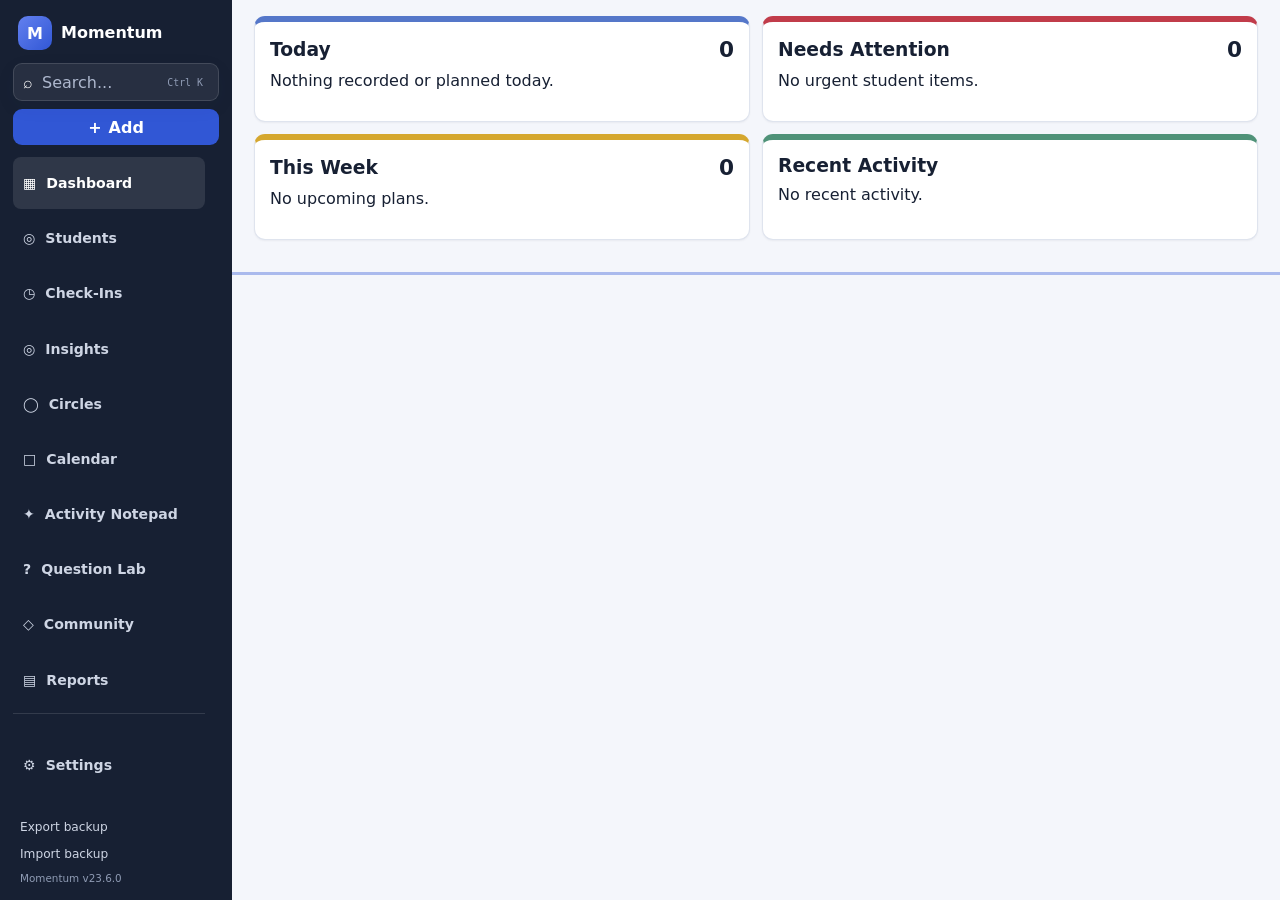
<file: index.html>
<!DOCTYPE html>
<html lang="en">
<head>
    <meta charset="UTF-8">
    <meta name="viewport" content="width=device-width, initial-scale=1.0">
    <meta name="description" content="Momentum student journey and next step management">
    <title>Momentum</title>
    <link rel="stylesheet" href="style.css">
</head>
<body>
    <a class="skip-link" href="#mainContent">Skip to content</a>

    <div class="app-shell">
        <aside class="sidebar" aria-label="Primary navigation">
            <div class="brand">
                <div class="brand-mark" aria-hidden="true">M</div>
                <div>
                    <h1>Momentum</h1>
                    <p>Student journey workspace</p>
                </div>
            </div>

            <div class="sidebar-tools">
                <div class="universal-search-shell">
                    <label class="universal-search-field">
                        <span aria-hidden="true">⌕</span>
                        <span class="visually-hidden">Search all Momentum records</span>
                        <input id="universalSearchInput" type="search"
                            placeholder="Search..."
                            autocomplete="off">
                        <kbd>Ctrl K</kbd>
                    </label>
                    <div id="universalSearchResults"
                        class="universal-search-results"
                        hidden></div>
                </div>

                <button class="sidebar-quick-add" type="button"
                    data-action="open-quick-add">
                    <span aria-hidden="true">+</span>
                    Add
                </button>
            </div>

            <nav class="nav-list simplified-nav" aria-label="Primary navigation">
                <button class="nav-item is-active" type="button" data-view="dashboard">
                    <span aria-hidden="true">▦</span>
                    Dashboard
                </button>

                <button class="nav-item" type="button" data-view="students">
                    <span aria-hidden="true">◎</span>
                    Students
                </button>

                <button class="nav-item" type="button" data-view="checkins">
                    <span aria-hidden="true">◷</span>
                    Check-Ins
                </button>

                <button class="nav-item" type="button" data-view="insights">
                    <span aria-hidden="true">◎</span>
                    Insights
                </button>

                <button class="nav-item" type="button" data-view="circles">
                    <span aria-hidden="true">◯</span>
                    Circles
                </button>
                <button class="nav-item" type="button" data-view="calendar">
                    <span aria-hidden="true">□</span>
                    Calendar
                </button>
                <button class="nav-item" type="button" data-view="activities">
                    <span aria-hidden="true">✦</span>
                    Activity Notepad
                </button>



                <button class="nav-item" type="button" data-view="questionlab">
                    <span aria-hidden="true">?</span>
                    Question Lab
                </button>

                <button class="nav-item" type="button" data-view="community">
                    <span aria-hidden="true">◇</span>
                    Community
                </button>

                <button class="nav-item" type="button" data-view="reports">
                    <span aria-hidden="true">▤</span>
                    Reports
                </button>

                <div class="nav-divider" aria-hidden="true"></div>

                <button class="nav-item" type="button" data-view="settings">
                    <span aria-hidden="true">⚙</span>
                    Settings
                </button>
            </nav>

            <div class="sidebar-footer">
                <button class="sidebar-action" type="button" data-action="export-data">Export backup</button>
                <button class="sidebar-action" type="button" data-action="import-data">Import backup</button>
                <input id="importFileInput" class="visually-hidden" type="file" accept=".json,application/json">
                <p id="storageStatus" class="storage-status">Local storage ready</p>
                <p class="version">Momentum v23.6.0</p>
            </div>
        </aside>

        <div class="workspace">
            <header class="mobile-toolbar">
                <button id="mobileMenuButton" class="icon-button mobile-menu-button"
                    type="button" aria-label="Open navigation"
                    aria-expanded="false">☰</button>
                <strong>Momentum</strong>
                <button class="mobile-add-button" type="button"
                    data-action="open-quick-add" aria-label="Add">+</button>
            </header>

            <main id="mainContent" class="main-content" tabindex="-1">
                <section id="dashboardView" class="app-view" aria-labelledby="dashboardHeading">
                    <h2 id="dashboardHeading" class="visually-hidden">Dashboard</h2>
                    <div id="dashboardContent"></div>
                </section>

                <section id="studentsView" class="app-view"
                    aria-labelledby="studentsHeading" hidden>
                    <h2 id="studentsHeading" class="visually-hidden">Students</h2>

                    <div class="caseload-toolbar students-unified-toolbar">
                        <label class="search-field">
                            <span class="visually-hidden">Search students</span>
                            <span aria-hidden="true">⌕</span>
                            <input id="caseloadSearchInput" type="search"
                                placeholder="Search students, projects, internships, or goals"
                                autocomplete="off">
                        </label>

                        <label class="filter-field">
                            <span class="visually-hidden">Filter students by support need</span>
                            <select id="caseloadNeedFilter">
                                <option value="">All students</option>
                                <option value="meeting">Due for meeting</option>
                                <option value="project">Needs project</option>
                                <option value="internship">Needs internship</option>
                                <option value="followup">Has overdue action item</option>
                                <option value="unscheduled">No next meeting scheduled</option>
                            </select>
                        </label>

                        <label class="filter-field">
                            <span class="visually-hidden">Sort students</span>
                            <select id="caseloadSortSelect">
                                <option value="attention">Highest attention first</option>
                                <option value="name">Student name</option>
                                <option value="meeting">Meeting status</option>
                                <option value="updated">Recently updated</option>
                            </select>
                        </label>

                        <button class="button button-primary" type="button"
                            data-action="open-add-student">
                            + New Student
                        </button>
                    </div>

                    <div id="caseloadSummary" class="students-simple-summary"></div>
                    <div id="caseloadContent"></div>
                </section>

                <section id="insightsView" class="app-view"
                    aria-labelledby="insightsHeading" hidden>
                    <h2 id="insightsHeading" class="visually-hidden">
                        Educator Relationship Intelligence
                    </h2>
                    <div id="relationshipInsightsContent"></div>
                </section>

                <section id="calendarView" class="app-view" aria-labelledby="calendarHeading" hidden>
                    <h2 id="calendarHeading" class="visually-hidden">Calendar</h2>
                    <div id="calendarContent"></div>
                </section>

                <section id="activitiesView" class="app-view"
                    aria-labelledby="activitiesHeading" hidden>
                    <h2 id="activitiesHeading" class="visually-hidden">Activity Notepad</h2>
                    <div id="activityBankContent"></div>
                </section>

                <section id="questionLabView" class="app-view"
                    aria-labelledby="questionLabHeading" hidden>
                    <h2 id="questionLabHeading" class="visually-hidden">
                        Question Lab
                    </h2>
                    <div id="questionLabContent"></div>
                </section>

                <section id="circlesView" class="app-view"
                    aria-labelledby="circlesHeading" hidden>
                    <div class="circles-heading">
                        <div>
                            <p class="eyebrow">Whole-class reflection</p>
                            <h2 id="circlesHeading">Circles</h2>
                            <p>
                                Keep a dated record of circle topics, guiding questions,
                                student themes, questions raised, and ideas to revisit.
                            </p>
                        </div>
                        <button class="button button-primary" type="button"
                            data-action="new-circle">
                            + Record Circle
                        </button>
                    </div>

                    <label class="search-field circles-search">
                        <span aria-hidden="true">⌕</span>
                        <span class="visually-hidden">Search circles</span>
                        <input id="circleSearchInput" type="search"
                            placeholder="Search topics, questions, themes, or class groups">
                    </label>

                    <div id="circlesContent"></div>
                </section>

                <section id="communityView" class="app-view" aria-labelledby="communityHeading" hidden>
                    <div class="community-heading community-v23-heading">
                        <div>
                            <p class="eyebrow">People, places, pathways, and action</p>
                            <h2 id="communityHeading">Community</h2>
                            <p>
                                Find local organizations, connect students to real people,
                                track volunteer and internship leads, and explore college pathways.
                            </p>
                        </div>

                        <div class="community-heading-actions">
                            <button class="button button-secondary" type="button"
                                data-action="open-import-center">
                                Import
                            </button>
                            <button class="button button-secondary" type="button"
                                data-action="new-partner">
                                + Organization
                            </button>
                            <button class="button button-primary" type="button"
                                data-action="new-opportunity">
                                + Opportunity
                            </button>
                        </div>
                    </div>

                    <div class="community-tabs community-v23-tabs" role="tablist" aria-label="Community sections">
                        <button class="community-tab is-active" type="button" role="tab"
                            aria-selected="true" aria-controls="communityPartnersPanel"
                            data-action="switch-community-tab"
                            data-community-tab="partners">
                            Directory
                        </button>
                        <button class="community-tab" type="button" role="tab"
                            aria-selected="false" aria-controls="communityOpportunitiesPanel"
                            data-action="switch-community-tab"
                            data-community-tab="opportunities">
                            Volunteer & Internships
                        </button>
                        <button class="community-tab" type="button" role="tab"
                            aria-selected="false" aria-controls="communityCollegePanel"
                            data-action="switch-community-tab"
                            data-community-tab="college">
                            College Pathways
                        </button>
                    </div>

                    <section id="communityPartnersPanel"
                        class="community-panel"
                        data-community-panel="partners"
                        role="tabpanel">
                        <div class="business-directory-heading community-section-intro">
                            <div>
                                <p class="eyebrow">Who they are</p>
                                <h3>Lompoc Community Directory</h3>
                                <p>
                                    Browse businesses, nonprofits, colleges, public agencies,
                                    mentors, internship sites, and other local connections.
                                </p>
                            </div>
                            <span class="community-auto-library-note">Local starter organizations are added automatically.</span>
                        </div>

                        <div id="partnerDirectorySummary" class="community-metric-strip"></div>

                        <div class="partner-toolbar community-toolbar business-directory-toolbar community-directory-toolbar">
                            <label class="search-field">
                                <span class="visually-hidden">Search community directory</span>
                                <span aria-hidden="true">⌕</span>
                                <input id="partnerSearchInput" type="search"
                                    placeholder="Search Community..."
                                    autocomplete="off">
                            </label>

                            <label class="filter-field">
                                <span class="visually-hidden">Filter by category</span>
                                <select id="partnerIndustryFilter">
                                    <option value="">All categories</option>
                                </select>
                            </label>

                            <label class="filter-field">
                                <span class="visually-hidden">Filter by location</span>
                                <select id="partnerLocationFilter">
                                    <option value="">All locations</option>
                                    <option value="Central Ave">Central Avenue</option>
                                    <option value="H St">H Street</option>
                                    <option value="Ocean Ave">Ocean Avenue</option>
                                    <option value="Old Town">Old Town / Downtown</option>
                                    <option value="Lompoc">All Lompoc</option>
                                </select>
                            </label>

                            <label class="filter-field">
                                <span class="visually-hidden">Filter by status</span>
                                <select id="partnerStatusFilter">
                                    <option value="active">Active</option>
                                    <option value="archived">Archived</option>
                                    <option value="all">All</option>
                                </select>
                            </label>

                            <select id="partnerTypeFilter" hidden>
                                <option value="">All</option>
                            </select>
                        </div>

                        <div class="opportunity-summary">
                            <p id="partnerCountText">0 organizations</p>
                            <button class="button button-secondary button-small" type="button"
                                data-action="clear-business-directory-filters">
                                Clear Filters
                            </button>
                        </div>

                        <div id="partnerBrowser" aria-live="polite"></div>
                    </section>

                    <section id="communityOpportunitiesPanel"
                        class="community-panel"
                        data-community-panel="opportunities"
                        role="tabpanel"
                        hidden>
                        <div class="community-section-intro opportunity-section-intro">
                            <div>
                                <p class="eyebrow">What students can do there</p>
                                <h3>Volunteer & Internship Opportunities</h3>
                                <p>
                                    Track specific volunteer roles, internships, job shadows,
                                    mentorships, career visits, workshops, and employment leads.
                                </p>
                            </div>
                            <span class="community-auto-library-note">Curated local leads are added automatically.</span>
                        </div>

                        <div id="opportunityTypeSummary" class="community-metric-strip"></div>

                        <div class="opportunity-toolbar community-toolbar community-opportunity-toolbar">
                            <label class="search-field">
                                <span class="visually-hidden">Search volunteer and internship opportunities</span>
                                <span aria-hidden="true">⌕</span>
                                <input id="opportunitySearchInput" type="search"
                                    placeholder="Search volunteer, internship, organization, skill..."
                                    autocomplete="off">
                            </label>

                            <label class="filter-field">
                                <span class="visually-hidden">Filter opportunities by type</span>
                                <select id="opportunityTypeFilter">
                                    <option value="">All types</option>
                                </select>
                            </label>

                            <label class="filter-field">
                                <span class="visually-hidden">Sort opportunities</span>
                                <select id="opportunitySortSelect">
                                    <option value="type">Type</option>
                                    <option value="name">Name A–Z</option>
                                    <option value="organization">Organization A–Z</option>
                                    <option value="deadline">Deadline first</option>
                                    <option value="relevance">Recently added</option>
                                </select>
                            </label>

                            <label class="filter-field">
                                <span class="visually-hidden">Filter opportunities by status</span>
                                <select id="opportunityStatusFilter">
                                    <option value="active">Active</option>
                                    <option value="archived">Archived</option>
                                    <option value="all">All</option>
                                </select>
                            </label>
                        </div>

                        <div id="opportunityQuickFilters"
                            class="opportunity-quick-filters"
                            aria-label="Quick opportunity filters"></div>

                        <div class="opportunity-summary">
                            <p id="opportunityCountText">0 opportunities</p>
                            <button class="button button-secondary button-small" type="button"
                                data-action="clear-opportunity-filters">
                                Clear Filters
                            </button>
                        </div>

                        <div id="opportunityBrowser" aria-live="polite"></div>
                    </section>

                    <section id="communityCollegePanel"
                        class="community-panel"
                        data-community-panel="college"
                        role="tabpanel"
                        hidden>
                        <div id="communityCollegeContent"></div>
                    </section>
                </section>

                <section id="checkinsView" class="app-view" aria-labelledby="checkinsHeading" hidden>
                    <h2 id="checkinsHeading" class="visually-hidden">Student Check-Ins</h2>

                    <div class="checkin-toolbar">
                        <label class="search-field">
                            <span class="visually-hidden">Search students and check-ins</span>
                            <span aria-hidden="true">⌕</span>
                            <input id="checkinSearchInput" type="search"
                                placeholder="Search students or check-in notes"
                                autocomplete="off">
                        </label>

                        <label class="filter-field">
                            <span class="visually-hidden">Filter students by check-in status</span>
                            <select id="checkinStatusFilter">
                                <option value="all">All students</option>
                                <option value="due">Due for check-in</option>
                                <option value="recent">Recently checked in</option>
                                <option value="never">Never checked in</option>
                            </select>
                        </label>

                        <label class="filter-field">
                            <span class="visually-hidden">Sort students</span>
                            <select id="checkinSortSelect">
                                <option value="name">Name A–Z</option>
                                <option value="recent-first">Most recent check-in first</option>
                                <option value="recent-last">Most recent check-in last</option>
                                <option value="due-first">Due students first</option>
                                <option value="count">Most check-ins</option>
                            </select>
                        </label>

                        <button class="button button-primary" type="button"
                            data-action="new-checkin">
                            + New Check-In
                        </button>
                    </div>

                    <div id="checkinSummary"></div>
                    <div id="checkinCenterContent"></div>
                </section>
<section id="reportsView" class="app-view" aria-labelledby="reportsHeading" hidden>
                    <h2 id="reportsHeading" class="visually-hidden">Reports</h2>

                    <div class="report-toolbar print-export-toolbar">
                        <label class="filter-field report-print-selector">
                            <span class="visually-hidden">Choose printable report</span>
                            <select id="reportPrintType">
                                <option value="overview">Overview Report</option>
                                <option value="students">Student Progress Report</option>
                                <option value="meetings">Meeting Activity Report</option>
                                <option value="followups">Open Next Steps Report</option>
                            </select>
                        </label>

                        <button class="button button-secondary" type="button" data-action="export-students-csv">
                            Export Students CSV
                        </button>

                        <button class="button button-secondary" type="button" data-action="export-followups-csv">
                            Export Next Steps CSV
                        </button>

                        <button class="button button-secondary" type="button"
                            data-action="open-custom-report-builder">
                            Custom Report Builder
                        </button>

                        <button class="button button-primary" type="button" data-action="print-reports">
                            Print Selected Report
                        </button>
                    </div>

                    <div id="reportsContent"></div>
                </section>


                <section id="settingsView" class="app-view" aria-labelledby="settingsHeading" hidden>
                    <h2 id="settingsHeading" class="visually-hidden">Settings</h2>

                    <div class="settings-grid data-safety-settings">
                        <section class="settings-card settings-card-wide">
                            <div class="panel-header">
                                <div>
                                    <p class="eyebrow">Data safety</p>
                                    <h3>Backup Protection</h3>
                                </div>
                                <button class="button button-primary" type="button"
                                    data-action="export-full-backup">
                                    Export Full Backup
                                </button>
                            </div>

                            <div id="backupStatusPanel"></div>

                            <div class="settings-actions">
                                <button class="button button-secondary" type="button"
                                    data-action="import-full-backup">
                                    Import with Preview
                                </button>
                                <button class="button button-secondary" type="button"
                                    data-action="export-portable-copy">
                                    Export My Data
                                </button>
                                <button class="button button-secondary" type="button"
                                    data-action="create-recovery-snapshot">
                                    Save Current Version
                                </button>
                                <input id="fullBackupInput" class="visually-hidden"
                                    type="file" accept=".json,application/json">
                            </div>

                            <div class="backup-reminder-row">
                                <div>
                                    <strong>Backup reminder</strong>
                                    <p>Show a warning when the last full backup is older than this.</p>
                                </div>
                                <div class="backup-reminder-control">
                                    <input id="backupReminderDays" type="number"
                                        min="1" max="90" value="7">
                                    <span>days</span>
                                    <button class="button button-secondary button-small" type="button"
                                        data-action="save-backup-reminder">Save</button>
                                </div>
                            </div>
                        </section>

                        <section class="settings-card settings-card-wide">
                            <div class="panel-header">
                                <div>
                                    <p class="eyebrow">Previous versions</p>
                                    <h3>Previous Versions</h3>
                                </div>
                            </div>
                            <p>
                                Momentum keeps up to five local previous versions. Risky imports and
                                restores create one automatically.
                            </p>
                            <div id="recoverySnapshotList" class="recovery-list"></div>
                        </section>

                        <section class="settings-card">
                            <p class="eyebrow">Data health</p>
                            <h3>Health Check</h3>
                            <p>
                                Scan for broken assignments, invalid meeting dates,
                                likely duplicate students, and conflicting statuses.
                            </p>
                            <button class="button button-primary" type="button"
                                data-action="run-data-health-check">
                                Run Data Health Check
                            </button>
                        </section>

                        <section class="settings-card">
                            <p class="eyebrow">Meeting cadence</p>
                            <h3>Check-in interval</h3>
                            <p>Choose how many days can pass before a student is due for another meeting.</p>
                            <div class="form-field">
                                <label for="checkInIntervalDays">Days between meetings</label>
                                <input id="checkInIntervalDays" type="number"
                                    min="1" max="60" value="14">
                            </div>
                            <button class="button button-primary" type="button"
                                data-action="save-settings">
                                Save Settings
                            </button>
                        </section>

                        <section class="settings-card">
                            <p class="eyebrow">System status</p>
                            <h3>Local Data</h3>
                            <div id="settingsDataSummary" class="settings-summary"></div>
                        </section>

                        <section class="settings-card settings-card-wide">
                            <p class="eyebrow">Activity</p>
                            <h3>Backup & Previous versions History</h3>
                            <div id="backupHistoryList" class="backup-history-list"></div>
                        </section>

                        <section class="settings-card settings-danger-card">
                            <p class="eyebrow">Danger zone</p>
                            <h3>Protected Reset</h3>
                            <p>
                                Reset is locked behind a PIN and typed confirmation.
                                Momentum creates a recovery snapshot before clearing core data.
                            </p>

                            <div id="resetProtectionStatus"
                                class="reset-protection-status"></div>

                            <div class="settings-actions">
                                <button class="button button-secondary" type="button"
                                    data-action="set-reset-pin">
                                    Set / Change Reset PIN
                                </button>
                                <button class="button button-secondary" type="button"
                                    data-action="remove-reset-pin">
                                    Remove PIN
                                </button>
                            </div>

                            <button class="button button-danger protected-reset-button"
                                type="button" data-action="reset-momentum">
                                Unlock Reset All Data
                            </button>
                        </section>

                        <section class="settings-card settings-card-wide demo-class-card">
                            <div class="panel-header">
                                <div>
                                    <p class="eyebrow">Explore safely</p>
                                    <h3>Demo Class</h3>
                                </div>
                                <span id="demoClassStatus" class="badge">Not installed</span>
                            </div>
                            <p>
                                Create 15 fictional students with sample projects, goals,
                                internships, and check-ins so you can explore Momentum or
                                share it with a colleague without using real student data.
                            </p>
                            <div class="settings-actions">
                                <button class="button button-primary" type="button"
                                    data-action="create-demo-class">
                                    Create Demo Class
                                </button>
                                <button class="button button-danger" type="button"
                                    data-action="clear-demo-class">
                                    Clear Demo Class
                                </button>
                            </div>
                            <p class="field-help">
                                Clearing the demo removes only records marked as demo students.
                            </p>
                        </section>
                    </div>
                </section>

                <section id="studentDetailView" class="app-view" aria-labelledby="studentDetailHeading" hidden>
                    <div id="studentDetailContent"></div>
                </section>
            </main>
        </div>
    </div>

    <input id="opportunityImportFileInput" class="visually-hidden" type="file"
        accept=".csv,.json,text/csv,application/json">
    <div id="modalRoot"></div>
    <div id="toastRegion" class="toast-region" aria-live="polite" aria-atomic="true"></div>

    <script src="js/dateUtils.js"></script>
    <script src="js/printManager.js"></script>
    <script src="js/moodUtils.js"></script>
    <script src="js/inquiryCoach.js"></script>
    <script src="js/studentManager.js"></script>
    <script src="js/activityManager.js"></script>
    <script src="js/plannerManager.js"></script>
    <script src="js/demoClass.js"></script>
    <script src="js/storage.js"></script>
    <script src="js/dashboard.js"></script>
    <script src="js/studentUI.js"></script>
    <script src="js/caseloadReview.js"></script>
    <script src="js/relationshipIntelligence.js"></script>
    <script src="js/growthSuite.js"></script>
    <script src="js/circleManager.js"></script>
    <script src="js/circleUI.js"></script>
    <script src="js/calendarUI.js"></script>
    <script src="js/activityUI.js"></script>
    <script src="js/resourceManager.js"></script>
    <script src="js/resourceUI.js"></script>
    <script src="js/questionLabUI.js"></script>
    <script src="js/opportunityManager.js"></script>
    <script src="js/opportunityUI.js"></script>
    <script src="js/partnerManager.js"></script>
    <script src="js/partnerUI.js"></script>
    <script src="js/communityCollegeUI.js"></script>
    <script src="js/communityUI.js"></script>
    <script src="js/importCenter.js"></script>
    <script src="js/reports.js"></script>
    <script src="js/followUpCenter.js"></script>
    <script src="js/checkInCenter.js"></script>
    <script src="js/meetingWorkspace.js"></script>
    <script src="js/settings.js"></script>
    <script src="js/dataSafety.js"></script>
    <script src="js/universalTools.js"></script>
    <script src="js/app.js"></script>
</body>
</html>
</file>
<file: style.css>
:root {
    --bg: #f4f6fb;
    --surface: #ffffff;
    --surface-muted: #f8fafc;
    --text: #172033;
    --text-muted: #657086;
    --border: #dfe4ee;
    --primary: #3157d5;
    --primary-dark: #2444ad;
    --primary-soft: #eef2ff;
    --success: #1f8a5b;
    --success-soft: #e8f7ef;
    --warning: #a96700;
    --warning-soft: #fff4d6;
    --danger: #c13c4a;
    --danger-soft: #fdecef;
    --shadow: 0 14px 36px rgba(31, 43, 74, 0.09);
    --radius-lg: 20px;
    --radius-md: 14px;
    --radius-sm: 10px;
    --sidebar-width: 260px;
    font-family: Inter, ui-sans-serif, system-ui, -apple-system, BlinkMacSystemFont, "Segoe UI", sans-serif;
    color: var(--text);
    background: var(--bg);
}

* {
    box-sizing: border-box;
}

html {
    min-height: 100%;
}

body {
    min-width: 320px;
    min-height: 100vh;
    margin: 0;
    background: var(--bg);
}

button,
input,
select,
textarea {
    font: inherit;
}

button {
    cursor: pointer;
}

button:focus-visible,
input:focus-visible,
select:focus-visible,
textarea:focus-visible,
a:focus-visible {
    outline: 3px solid rgba(49, 87, 213, 0.28);
    outline-offset: 2px;
}

h1,
h2,
h3,
h4,
p {
    margin-top: 0;
}

.skip-link {
    position: fixed;
    top: 12px;
    left: 12px;
    z-index: 1000;
    transform: translateY(-150%);
    padding: 10px 14px;
    border-radius: 8px;
    color: white;
    background: var(--text);
}

.skip-link:focus {
    transform: translateY(0);
}

.app-shell {
    min-height: 100vh;
}

.sidebar {
    position: fixed;
    inset: 0 auto 0 0;
    z-index: 50;
    display: flex;
    width: var(--sidebar-width);
    flex-direction: column;
    padding: 24px 18px;
    color: white;
    background: #172033;
}

.brand {
    display: flex;
    align-items: center;
    gap: 12px;
    padding: 0 8px 24px;
}

.brand-mark {
    display: grid;
    width: 44px;
    height: 44px;
    place-items: center;
    border-radius: 14px;
    font-size: 1.25rem;
    font-weight: 800;
    background: linear-gradient(135deg, #6380ef, #3157d5);
}

.brand h1 {
    margin-bottom: 2px;
    font-size: 1.15rem;
}

.brand p {
    margin: 0;
    color: #aeb8ce;
    font-size: 0.76rem;
}

.nav-list {
    display: grid;
    gap: 8px;
}

.nav-item,
.sidebar-action {
    width: 100%;
    border: 0;
    color: #ced5e4;
    background: transparent;
    text-align: left;
}

.nav-item {
    display: flex;
    align-items: center;
    gap: 12px;
    padding: 12px 14px;
    border-radius: 11px;
    font-weight: 650;
}

.nav-item:hover,
.nav-item.is-active {
    color: white;
    background: rgba(255, 255, 255, 0.1);
}

.sidebar-footer {
    display: grid;
    gap: 9px;
    margin-top: auto;
}

.sidebar-action {
    padding: 8px;
    font-size: 0.88rem;
}

.sidebar-action:hover {
    color: white;
}

.storage-status,
.version {
    margin: 0;
    padding: 3px 8px;
    color: #8f9bb4;
    font-size: 0.73rem;
}

.workspace {
    min-height: 100vh;
    margin-left: var(--sidebar-width);
}

.topbar {
    position: sticky;
    top: 0;
    z-index: 30;
    display: flex;
    min-height: 84px;
    align-items: center;
    justify-content: flex-start;
    gap: 18px;
    padding: 15px 32px;
    border-bottom: 1px solid rgba(223, 228, 238, 0.85);
    background: rgba(244, 246, 251, 0.9);
    backdrop-filter: blur(12px);
}

.topbar h2 {
    margin: 0;
    font-size: 1.35rem;
}

.topbar-context {
    min-width: 0;
}

.topbar-subtitle {
    margin: 4px 0 0;
    color: var(--text-muted);
    font-size: 0.82rem;
}

.students-summary {
    display: flex;
    align-items: center;
    min-height: 32px;
    margin-bottom: 14px;
}

.students-summary p {
    margin: 0;
    color: var(--text-muted);
    font-size: 0.9rem;
    font-weight: 700;
}

.eyebrow {
    margin-bottom: 4px;
    color: var(--primary);
    font-size: 0.72rem;
    font-weight: 800;
    letter-spacing: 0.09em;
    text-transform: uppercase;
}

.topbar-actions,
.section-actions,
.card-actions,
.detail-actions,
.modal-actions {
    display: flex;
    flex-wrap: wrap;
    gap: 10px;
}

.main-content {
    padding: 26px 32px 40px;
}

.app-view {
    max-width: 1420px;
    margin: 0 auto;
}

.section-heading {
    display: flex;
    align-items: flex-end;
    justify-content: space-between;
    gap: 24px;
    margin-bottom: 24px;
}

.section-heading h2 {
    margin-bottom: 6px;
    font-size: clamp(1.7rem, 3vw, 2.25rem);
}

.section-heading p:last-child {
    margin-bottom: 0;
    color: var(--text-muted);
}

.button,
.icon-button {
    border: 0;
    border-radius: 10px;
    font-weight: 750;
}

.button {
    min-height: 42px;
    padding: 10px 16px;
}

.button-primary {
    color: white;
    background: var(--primary);
}

.button-primary:hover {
    background: var(--primary-dark);
}

.button-secondary {
    border: 1px solid var(--border);
    color: var(--text);
    background: var(--surface);
}

.button-secondary:hover {
    background: var(--surface-muted);
}

.button-danger {
    color: var(--danger);
    background: var(--danger-soft);
}

.button-ghost {
    color: var(--primary);
    background: transparent;
}

.button-small {
    min-height: 34px;
    padding: 7px 11px;
    font-size: 0.84rem;
}

.icon-button {
    display: inline-grid;
    width: 42px;
    height: 42px;
    place-items: center;
    background: var(--surface);
}

.mobile-only {
    display: none;
}

.stats-grid {
    display: grid;
    grid-template-columns: repeat(4, minmax(0, 1fr));
    gap: 16px;
    margin-bottom: 22px;
}

.stat-card,
.panel,
.student-card,
.detail-hero,
.detail-section,
.empty-state {
    border: 1px solid var(--border);
    background: var(--surface);
    box-shadow: var(--shadow);
}

.stat-card {
    padding: 22px;
    border-radius: var(--radius-md);
}

.stat-card p {
    margin-bottom: 10px;
    color: var(--text-muted);
    font-size: 0.86rem;
    font-weight: 700;
}

.stat-card strong {
    display: block;
    margin-bottom: 6px;
    font-size: 2rem;
}

.stat-card span {
    color: var(--text-muted);
    font-size: 0.8rem;
}

.dashboard-grid {
    display: grid;
    grid-template-columns: minmax(0, 1.4fr) minmax(300px, 0.8fr);
    gap: 20px;
}

.panel {
    padding: 22px;
    border-radius: var(--radius-lg);
}

.panel-header {
    display: flex;
    align-items: center;
    justify-content: space-between;
    gap: 16px;
    margin-bottom: 18px;
}

.panel-header h3 {
    margin: 0;
}

.attention-list {
    display: grid;
    gap: 12px;
}

.attention-card {
    display: grid;
    gap: 10px;
    padding: 14px;
    border: 1px solid var(--border);
    border-radius: 12px;
    background: var(--surface-muted);
}

.attention-card-header {
    display: flex;
    align-items: flex-start;
    justify-content: space-between;
    gap: 12px;
}

.attention-card h4 {
    margin: 0 0 4px;
}

.attention-card p {
    margin: 0;
    color: var(--text-muted);
    font-size: 0.84rem;
}

.attention-reasons {
    display: flex;
    flex-wrap: wrap;
    gap: 7px;
}

.activity-list,
.follow-up-list,
.timeline,
.data-list {
    display: grid;
    gap: 12px;
    margin: 0;
    padding: 0;
    list-style: none;
}

.activity-item,
.follow-up-item,
.timeline-item,
.data-list-item {
    display: flex;
    align-items: flex-start;
    justify-content: space-between;
    gap: 16px;
    padding: 14px;
    border-radius: 12px;
    background: var(--surface-muted);
}

.activity-item h4,
.follow-up-item h4 {
    margin-bottom: 4px;
    font-size: 0.96rem;
}

.activity-item p,
.follow-up-item p,
.timeline-item p,
.data-list-item p {
    margin: 0;
    color: var(--text-muted);
    font-size: 0.84rem;
}

.toolbar {
    position: sticky;
    top: 84px;
    z-index: 10;
    display: grid;
    grid-template-columns: minmax(0, 1fr) repeat(5, 160px);
    gap: 12px;
    margin-bottom: 20px;
}

.search-field,
.filter-field {
    display: flex;
    min-height: 48px;
    align-items: center;
    gap: 10px;
    padding: 0 14px;
    border: 1px solid var(--border);
    border-radius: 12px;
    background: var(--surface);
}

.search-field input,
.filter-field select {
    width: 100%;
    border: 0;
    outline: 0;
    color: var(--text);
    background: transparent;
}

.student-grid {
    display: grid;
    grid-template-columns: repeat(3, minmax(0, 1fr));
    gap: 18px;
}

.student-card {
    display: flex;
    min-height: 290px;
    flex-direction: column;
    padding: 20px;
    border-radius: var(--radius-md);
}

.student-card.is-archived {
    opacity: 0.75;
}

.student-card-header {
    display: flex;
    align-items: flex-start;
    gap: 12px;
}

.avatar {
    display: grid;
    width: 48px;
    height: 48px;
    flex: 0 0 48px;
    place-items: center;
    border-radius: 15px;
    color: var(--primary);
    font-weight: 850;
    background: var(--primary-soft);
}

.student-card h3 {
    margin-bottom: 4px;
}

.student-card-subtitle {
    margin-bottom: 16px;
    color: var(--text-muted);
    font-size: 0.84rem;
}

.badges,
.tag-list {
    display: flex;
    flex-wrap: wrap;
    gap: 7px;
}

.badge,
.tag {
    display: inline-flex;
    align-items: center;
    min-height: 26px;
    padding: 4px 9px;
    border-radius: 999px;
    font-size: 0.75rem;
    font-weight: 700;
}

.badge {
    color: var(--text-muted);
    background: var(--surface-muted);
}

.badge-success {
    color: var(--success);
    background: var(--success-soft);
}

.badge-warning {
    color: var(--warning);
    background: var(--warning-soft);
}

.badge-danger {
    color: var(--danger);
    background: var(--danger-soft);
}

.tag {
    color: var(--primary-dark);
    background: var(--primary-soft);
}

.student-card-meta {
    display: grid;
    grid-template-columns: 1fr 1fr;
    gap: 10px;
    margin: 18px 0;
}

.meta-block {
    padding: 10px;
    border-radius: 10px;
    background: var(--surface-muted);
}

.meta-block strong,
.meta-block span {
    display: block;
}

.meta-block strong {
    font-size: 1.1rem;
}

.meta-block span {
    color: var(--text-muted);
    font-size: 0.72rem;
}

.card-actions {
    margin-top: auto;
}

.empty-state {
    padding: 60px 24px;
    border-radius: var(--radius-lg);
    text-align: center;
}

.empty-state-icon {
    display: grid;
    width: 64px;
    height: 64px;
    margin: 0 auto 16px;
    place-items: center;
    border-radius: 20px;
    color: var(--primary);
    font-size: 1.8rem;
    background: var(--primary-soft);
}

.detail-hero {
    display: flex;
    align-items: flex-start;
    justify-content: space-between;
    gap: 24px;
    margin-bottom: 20px;
    padding: 26px;
    border-radius: var(--radius-lg);
}

.detail-identity {
    display: flex;
    gap: 18px;
}

.detail-identity .avatar {
    width: 68px;
    height: 68px;
    flex-basis: 68px;
    font-size: 1.35rem;
}

.detail-hero h2 {
    margin-bottom: 5px;
}

.detail-subtitle {
    color: var(--text-muted);
}

.detail-grid {
    display: grid;
    grid-template-columns: repeat(2, minmax(0, 1fr));
    gap: 20px;
}

.detail-section {
    padding: 22px;
    border-radius: var(--radius-md);
}

.detail-section.full-width {
    grid-column: 1 / -1;
}

.detail-section h3 {
    margin-bottom: 16px;
}

.detail-section .empty-copy {
    color: var(--text-muted);
    font-size: 0.9rem;
}

.key-value-grid {
    display: grid;
    grid-template-columns: repeat(2, minmax(0, 1fr));
    gap: 12px;
}

.key-value {
    padding: 12px;
    border-radius: 10px;
    background: var(--surface-muted);
}

.key-value dt {
    margin-bottom: 4px;
    color: var(--text-muted);
    font-size: 0.72rem;
    font-weight: 750;
    text-transform: uppercase;
}

.key-value dd {
    margin: 0;
}

.modal-backdrop {
    position: fixed;
    inset: 0;
    z-index: 100;
    display: grid;
    place-items: center;
    padding: 22px;
    background: rgba(14, 21, 38, 0.62);
}

.modal {
    width: min(860px, 100%);
    max-height: calc(100vh - 44px);
    overflow: auto;
    border-radius: 20px;
    background: var(--surface);
    box-shadow: 0 30px 80px rgba(10, 18, 35, 0.32);
}

.modal-small {
    width: min(560px, 100%);
}

.modal-header,
.modal-body,
.modal-footer {
    padding: 22px 24px;
}

.modal-header {
    position: sticky;
    top: 0;
    z-index: 2;
    display: flex;
    align-items: flex-start;
    justify-content: space-between;
    gap: 16px;
    border-bottom: 1px solid var(--border);
    background: var(--surface);
}

.modal-header h2 {
    margin-bottom: 4px;
}

.modal-header p {
    margin: 0;
    color: var(--text-muted);
}

.modal-body {
    display: grid;
    gap: 24px;
}

.modal-footer {
    position: sticky;
    bottom: 0;
    z-index: 2;
    display: flex;
    justify-content: flex-end;
    gap: 10px;
    border-top: 1px solid var(--border);
    background: var(--surface);
}

.form-section {
    display: grid;
    gap: 14px;
}

.form-section h3 {
    margin: 0;
    font-size: 1rem;
}

.form-grid {
    display: grid;
    grid-template-columns: repeat(2, minmax(0, 1fr));
    gap: 14px;
}

.form-field {
    display: grid;
    gap: 6px;
}

.form-field.full-width {
    grid-column: 1 / -1;
}

.form-field label {
    font-size: 0.82rem;
    font-weight: 750;
}

.form-field input,
.form-field select,
.form-field textarea {
    width: 100%;
    border: 1px solid var(--border);
    border-radius: 10px;
    padding: 11px 12px;
    color: var(--text);
    background: white;
}

.form-field textarea {
    min-height: 100px;
    resize: vertical;
}

.form-help,
.form-error {
    margin: 0;
    font-size: 0.75rem;
}

.form-help {
    color: var(--text-muted);
}

.form-error {
    color: var(--danger);
}

.toast-region {
    position: fixed;
    right: 20px;
    bottom: 20px;
    z-index: 200;
    display: grid;
    gap: 10px;
}

.toast {
    width: min(360px, calc(100vw - 40px));
    padding: 14px 16px;
    border-radius: 12px;
    color: white;
    background: var(--text);
    box-shadow: var(--shadow);
}

.toast.is-error {
    background: var(--danger);
}

.visually-hidden {
    position: absolute !important;
    width: 1px !important;
    height: 1px !important;
    padding: 0 !important;
    margin: -1px !important;
    overflow: hidden !important;
    clip: rect(0, 0, 0, 0) !important;
    white-space: nowrap !important;
    border: 0 !important;
}

@media (max-width: 1100px) {
    .stats-grid,
    .student-grid {
        grid-template-columns: repeat(2, minmax(0, 1fr));
    }

    .dashboard-grid {
        grid-template-columns: 1fr;
    }
}

@media (max-width: 780px) {
    :root {
        --sidebar-width: 280px;
    }

    .sidebar {
        transform: translateX(-105%);
        transition: transform 180ms ease;
    }

    body.nav-open .sidebar {
        transform: translateX(0);
    }

    .workspace {
        margin-left: 0;
    }

    .mobile-only {
        display: inline-grid;
    }

    .topbar {
        min-height: 76px;
        padding: 14px 18px;
    }

    .topbar .eyebrow {
        display: none;
    }

    .main-content {
        padding: 22px 16px 40px;
    }

    .section-heading,
    .detail-hero {
        align-items: stretch;
        flex-direction: column;
    }

    .stats-grid,
    .student-grid,
    .detail-grid,
    .toolbar {
    position: sticky;
    top: 84px;
    z-index: 10;
        grid-template-columns: 1fr;
    }
}

@media (max-width: 520px) {
    .students-heading > .button {
        width: 100%;
    }

    .form-grid,
    .key-value-grid {
        grid-template-columns: 1fr;
    }

    .form-field.full-width {
        grid-column: auto;
    }

    .detail-identity {
        flex-direction: column;
    }

    .modal-backdrop {
        padding: 0;
    }

    .modal {
        min-height: 100vh;
        max-height: 100vh;
        border-radius: 0;
    }
}


/* Momentum v0.4.0 — Opportunity Bank */

.opportunity-toolbar {
    position: sticky;
    top: 84px;
    z-index: 10;
    display: grid;
    grid-template-columns: minmax(0, 1fr) 190px 190px auto;
    gap: 12px;
    margin-bottom: 14px;
    padding: 10px 0;
    background: var(--bg);
}

.opportunity-summary {
    margin-bottom: 14px;
}

.opportunity-summary p {
    margin: 0;
    color: var(--text-muted);
    font-size: 0.9rem;
    font-weight: 700;
}

.opportunity-grid {
    display: grid;
    grid-template-columns: repeat(3, minmax(0, 1fr));
    gap: 18px;
}

.opportunity-card {
    display: flex;
    min-height: 330px;
    flex-direction: column;
    padding: 20px;
    border: 1px solid var(--border);
    border-radius: var(--radius-md);
    background: var(--surface);
    box-shadow: var(--shadow);
}

.opportunity-card.is-archived {
    opacity: 0.72;
}

.opportunity-card-header {
    display: flex;
    align-items: flex-start;
    justify-content: space-between;
    gap: 14px;
}

.opportunity-card h3 {
    margin-bottom: 6px;
}

.opportunity-org {
    margin-bottom: 14px;
    color: var(--text-muted);
    font-size: 0.86rem;
}

.opportunity-description {
    color: var(--text-muted);
    font-size: 0.9rem;
    line-height: 1.55;
}

.opportunity-meta-grid {
    display: grid;
    grid-template-columns: repeat(2, minmax(0, 1fr));
    gap: 10px;
    margin: 16px 0;
}

.match-list {
    display: grid;
    gap: 10px;
}

.match-card {
    display: flex;
    align-items: center;
    justify-content: space-between;
    gap: 14px;
    padding: 12px;
    border-radius: 10px;
    background: var(--surface-muted);
}

.match-score {
    display: inline-flex;
    min-width: 54px;
    min-height: 30px;
    align-items: center;
    justify-content: center;
    border-radius: 999px;
    color: var(--success);
    font-size: 0.78rem;
    font-weight: 800;
    background: var(--success-soft);
}

.match-reasons {
    margin: 4px 0 0;
    color: var(--text-muted);
    font-size: 0.78rem;
}

@media (max-width: 1100px) {
    .opportunity-grid {
        grid-template-columns: repeat(2, minmax(0, 1fr));
    }

    .opportunity-toolbar {
        grid-template-columns: minmax(0, 1fr) 170px;
    }
}

@media (max-width: 780px) {
    .opportunity-grid,
    .opportunity-toolbar {
        grid-template-columns: 1fr;
    }
}


/* Momentum v0.5.0 — Opportunity Pipeline */

.pipeline-status {
    display: inline-flex;
    align-items: center;
    min-height: 28px;
    padding: 4px 10px;
    border-radius: 999px;
    font-size: 0.75rem;
    font-weight: 800;
    background: var(--primary-soft);
    color: var(--primary-dark);
}


/* Momentum v0.6.0 — Reports and Timeline */

.report-toolbar {
    position: sticky;
    top: 84px;
    z-index: 10;
    display: grid;
    grid-template-columns: 180px 180px auto auto auto;
    gap: 12px;
    margin-bottom: 20px;
    padding: 10px 0;
    background: var(--bg);
}

.report-grid {
    display: grid;
    grid-template-columns: repeat(2, minmax(0, 1fr));
    gap: 20px;
}

.report-table-wrap {
    overflow-x: auto;
}

.report-table {
    width: 100%;
    border-collapse: collapse;
}

.report-table th,
.report-table td {
    padding: 12px 10px;
    border-bottom: 1px solid var(--border);
    text-align: left;
    vertical-align: top;
}

.report-table th {
    color: var(--text-muted);
    font-size: 0.75rem;
    letter-spacing: 0.04em;
    text-transform: uppercase;
}

.report-table td {
    font-size: 0.88rem;
}

.report-bar-list {
    display: grid;
    gap: 12px;
}

.report-bar-row {
    display: grid;
    grid-template-columns: minmax(100px, 160px) minmax(0, 1fr) 40px;
    align-items: center;
    gap: 12px;
}

.report-bar-label {
    overflow: hidden;
    font-size: 0.84rem;
    font-weight: 700;
    text-overflow: ellipsis;
    white-space: nowrap;
}

.report-bar-track {
    height: 10px;
    overflow: hidden;
    border-radius: 999px;
    background: var(--surface-muted);
}

.report-bar-fill {
    height: 100%;
    min-width: 4px;
    border-radius: inherit;
    background: var(--primary);
}

.timeline-feed {
    display: grid;
    gap: 12px;
}

.timeline-entry {
    display: grid;
    grid-template-columns: 14px minmax(0, 1fr);
    gap: 12px;
}

.timeline-entry-marker {
    width: 10px;
    height: 10px;
    margin-top: 7px;
    border-radius: 999px;
    background: var(--primary);
    box-shadow: 0 0 0 4px var(--primary-soft);
}

.timeline-entry-content {
    padding: 12px 14px;
    border-radius: 12px;
    background: var(--surface-muted);
}

.timeline-entry-content strong {
    display: block;
    margin-bottom: 3px;
}

.timeline-entry-content p {
    margin: 0;
    color: var(--text-muted);
    font-size: 0.82rem;
}

@media (max-width: 1000px) {
    .report-toolbar {
        grid-template-columns: repeat(2, minmax(0, 1fr));
    }

    .report-grid {
        grid-template-columns: 1fr;
    }
}

@media (max-width: 620px) {
    .report-toolbar {
        grid-template-columns: 1fr;
    }

    .report-bar-row {
        grid-template-columns: 100px minmax(0, 1fr) 34px;
    }
}

@media print {
    .sidebar,
    .topbar,
    .report-toolbar,
    .toast-region,
    .button {
        display: none !important;
    }

    .workspace {
        margin-left: 0 !important;
    }

    .main-content {
        padding: 0 !important;
    }

    .app-view[hidden] {
        display: none !important;
    }

    #reportsView {
        display: block !important;
    }

    .panel,
    .stat-card {
        box-shadow: none !important;
        break-inside: avoid;
    }
}


/* Momentum v0.7.0 — Follow-Up Center */

.followup-toolbar {
    position: sticky;
    top: 84px;
    z-index: 10;
    display: grid;
    grid-template-columns: minmax(0, 1fr) repeat(4, 150px) auto;
    gap: 12px;
    margin-bottom: 20px;
    padding: 10px 0;
    background: var(--bg);
}

.followup-groups {
    display: grid;
    gap: 20px;
}

.followup-group {
    border: 1px solid var(--border);
    border-radius: var(--radius-lg);
    background: var(--surface);
    box-shadow: var(--shadow);
}

.followup-group-header {
    display: flex;
    align-items: center;
    justify-content: space-between;
    gap: 14px;
    padding: 18px 20px;
    border-bottom: 1px solid var(--border);
}

.followup-group-header h3 {
    margin: 0;
}

.followup-group-count {
    color: var(--text-muted);
    font-size: 0.82rem;
    font-weight: 700;
}

.followup-center-list {
    display: grid;
}

.followup-center-item {
    display: grid;
    grid-template-columns: minmax(0, 1.4fr) minmax(140px, 0.6fr) minmax(120px, 0.5fr) auto;
    align-items: center;
    gap: 16px;
    padding: 16px 20px;
    border-bottom: 1px solid var(--border);
}

.followup-center-item:last-child {
    border-bottom: 0;
}

.followup-center-main h4 {
    margin: 0 0 4px;
}

.followup-center-main p,
.followup-center-meta p {
    margin: 0;
    color: var(--text-muted);
    font-size: 0.82rem;
}

.followup-center-date {
    display: grid;
    gap: 5px;
    justify-items: start;
}

.followup-center-actions {
    display: flex;
    flex-wrap: wrap;
    justify-content: flex-end;
    gap: 8px;
}

.followup-overdue {
    border-left: 4px solid var(--danger);
}

.followup-today {
    border-left: 4px solid var(--warning);
}

.followup-completed {
    opacity: 0.7;
}

@media (max-width: 920px) {
    .followup-toolbar {
        grid-template-columns: repeat(2, minmax(0, 1fr));
    }

    .followup-center-item {
        grid-template-columns: 1fr 1fr;
    }

    .followup-center-actions {
        justify-content: flex-start;
    }
}

@media (max-width: 620px) {
    .followup-toolbar,
    .followup-center-item {
        grid-template-columns: 1fr;
    }
}


/* Momentum v0.8.0 — Dated Student Check-Ins */

.checkin-toolbar {
    position: sticky;
    top: 84px;
    z-index: 10;
    display: grid;
    grid-template-columns: minmax(0, 1fr) 190px auto;
    gap: 12px;
    margin-bottom: 20px;
    padding: 10px 0;
    background: var(--bg);
}

.checkin-grid {
    display: grid;
    grid-template-columns: repeat(2, minmax(0, 1fr));
    gap: 16px;
}

.checkin-card {
    display: grid;
    gap: 14px;
    padding: 20px;
    border: 1px solid var(--border);
    border-radius: var(--radius-md);
    background: var(--surface);
    box-shadow: var(--shadow);
}

.checkin-card-header {
    display: flex;
    align-items: flex-start;
    justify-content: space-between;
    gap: 16px;
}

.checkin-card h3,
.checkin-card h4 {
    margin-bottom: 4px;
}

.checkin-meta,
.checkin-summary {
    margin: 0;
    color: var(--text-muted);
    font-size: 0.86rem;
}

.checkin-summary {
    line-height: 1.55;
}

.checkin-next-steps {
    padding: 12px;
    border-radius: 10px;
    background: var(--surface-muted);
}

.checkin-next-steps strong {
    display: block;
    margin-bottom: 6px;
}

.checkin-next-steps ul {
    margin: 0;
    padding-left: 18px;
    color: var(--text-muted);
    font-size: 0.84rem;
}

@media (max-width: 900px) {
    .checkin-grid {
        grid-template-columns: 1fr;
    }
}

@media (max-width: 700px) {
    .checkin-toolbar {
        grid-template-columns: 1fr;
    }

    .checkin-card-header {
        flex-direction: column;
    }
}


/* Momentum v0.9.0 — Guided Meeting Workspace */

.meeting-launcher {
    display: flex;
    align-items: center;
    justify-content: space-between;
    gap: 24px;
    margin-bottom: 20px;
    padding: 22px;
    border: 1px solid var(--border);
    border-radius: var(--radius-lg);
    background: var(--surface);
    box-shadow: var(--shadow);
}

.meeting-launcher h3,
.meeting-launcher p:last-child {
    margin-bottom: 0;
}

.meeting-launch-controls {
    display: flex;
    align-items: center;
    gap: 12px;
}

.meeting-launch-controls .filter-field {
    min-width: 240px;
}

.meeting-workspace {
    display: grid;
    gap: 20px;
}

.meeting-workspace-header,
.meeting-form-section,
.meeting-submit-bar {
    border: 1px solid var(--border);
    border-radius: var(--radius-lg);
    background: var(--surface);
    box-shadow: var(--shadow);
}

.meeting-workspace-header {
    display: flex;
    align-items: flex-start;
    justify-content: space-between;
    gap: 20px;
    padding: 24px;
}

.meeting-workspace-header h2 {
    margin-bottom: 5px;
}

.meeting-context-grid {
    display: grid;
    grid-template-columns: repeat(4, minmax(0, 1fr));
    gap: 14px;
}

.previous-meeting-card,
.meeting-context-card,
.meeting-empty-context {
    min-height: 180px;
    padding: 18px;
    border: 1px solid var(--border);
    border-radius: var(--radius-md);
    background: var(--surface);
}

.previous-meeting-card {
    background: var(--primary-soft);
}

.previous-meeting-card h4,
.meeting-context-card h4 {
    margin-bottom: 12px;
}

.meeting-context-list {
    display: grid;
    gap: 10px;
    margin: 0;
    padding: 0;
    list-style: none;
}

.meeting-context-list li {
    padding: 10px;
    border-radius: 9px;
    background: var(--surface-muted);
}

.meeting-context-list p {
    margin: 4px 0 0;
    color: var(--text-muted);
    font-size: 0.76rem;
}

.meeting-form-section {
    padding: 24px;
}

.meeting-form-heading {
    margin-bottom: 18px;
}

.meeting-form-heading h3 {
    margin: 0;
}

.meeting-update-grid {
    display: grid;
    grid-template-columns: repeat(2, minmax(0, 1fr));
    gap: 14px;
}

.meeting-update-card {
    display: grid;
    gap: 8px;
    padding: 16px;
    border: 1px solid var(--border);
    border-radius: 12px;
    background: var(--surface-muted);
}

.meeting-update-card label:first-child {
    font-size: 0.84rem;
    font-weight: 800;
}

.meeting-update-card textarea {
    min-height: 105px;
    border: 1px solid var(--border);
    border-radius: 10px;
    padding: 11px 12px;
    resize: vertical;
    background: white;
}

.meeting-toggle {
    display: flex;
    align-items: center;
    gap: 8px;
    color: var(--text-muted);
    font-size: 0.78rem;
}

.meeting-submit-bar {
    position: sticky;
    bottom: 14px;
    z-index: 12;
    display: flex;
    align-items: center;
    justify-content: space-between;
    gap: 20px;
    padding: 16px 20px;
}

.meeting-submit-bar p {
    margin: 3px 0 0;
    color: var(--text-muted);
    font-size: 0.82rem;
}

@media (max-width: 1150px) {
    .meeting-context-grid {
        grid-template-columns: repeat(2, minmax(0, 1fr));
    }
}

@media (max-width: 760px) {
    .meeting-launcher,
    .meeting-workspace-header,
    .meeting-submit-bar {
        align-items: stretch;
        flex-direction: column;
    }

    .meeting-launch-controls {
        align-items: stretch;
        flex-direction: column;
    }

    .meeting-launch-controls .filter-field {
        min-width: 0;
    }

    .meeting-context-grid,
    .meeting-update-grid {
        grid-template-columns: 1fr;
    }
}


/* Momentum v1.0.0 — Settings and Production Readiness */

.settings-grid {
    display: grid;
    grid-template-columns: repeat(2, minmax(0, 1fr));
    gap: 20px;
}

.settings-card {
    display: grid;
    align-content: start;
    gap: 14px;
    padding: 24px;
    border: 1px solid var(--border);
    border-radius: var(--radius-lg);
    background: var(--surface);
    box-shadow: var(--shadow);
}

.settings-card h3,
.settings-card p:last-of-type {
    margin-bottom: 0;
}

.settings-actions {
    display: flex;
    flex-wrap: wrap;
    gap: 10px;
}

.settings-summary {
    display: grid;
    gap: 10px;
}

.settings-summary-row {
    display: flex;
    align-items: center;
    justify-content: space-between;
    gap: 16px;
    padding: 12px 14px;
    border-radius: 10px;
    background: var(--surface-muted);
}

.settings-danger-card {
    border-color: rgba(193, 60, 74, 0.28);
    background: linear-gradient(180deg, var(--surface), var(--danger-soft));
}

@media (max-width: 800px) {
    .settings-grid {
        grid-template-columns: 1fr;
    }
}


/* Momentum v1.1.0 — Community Partner Bank */

.partner-toolbar {
    position: sticky;
    top: 84px;
    z-index: 10;
    display: grid;
    grid-template-columns: minmax(0, 1fr) 190px 190px auto;
    gap: 12px;
    margin-bottom: 14px;
    padding: 10px 0;
    background: var(--bg);
}

.partner-grid {
    display: grid;
    grid-template-columns: repeat(3, minmax(0, 1fr));
    gap: 18px;
}

.partner-card {
    display: flex;
    min-height: 330px;
    flex-direction: column;
    gap: 14px;
    padding: 20px;
    border: 1px solid var(--border);
    border-radius: var(--radius-md);
    background: var(--surface);
    box-shadow: var(--shadow);
}

.partner-card.is-archived {
    opacity: 0.72;
}

.partner-card-header {
    display: flex;
    align-items: flex-start;
    justify-content: space-between;
    gap: 14px;
}

.partner-card-header h3 {
    margin-bottom: 5px;
}

.partner-card-header p,
.partner-contact-block p {
    margin: 0;
    color: var(--text-muted);
    font-size: 0.82rem;
}

.partner-contact-block {
    display: grid;
    gap: 4px;
    padding: 12px;
    border-radius: 10px;
    background: var(--surface-muted);
}

.partner-card .card-actions {
    margin-top: auto;
}

@media (max-width: 1100px) {
    .partner-grid {
        grid-template-columns: repeat(2, minmax(0, 1fr));
    }
}

@media (max-width: 780px) {
    .partner-toolbar,
    .partner-grid {
        grid-template-columns: 1fr;
    }
}


/* Momentum v1.2.0 — Tabbed Student Profile */

.profile-tabs {
    position: sticky;
    top: 84px;
    z-index: 14;
    display: flex;
    gap: 8px;
    margin-bottom: 20px;
    padding: 10px;
    overflow-x: auto;
    border: 1px solid var(--border);
    border-radius: 14px;
    background: rgba(244, 246, 251, 0.96);
    backdrop-filter: blur(12px);
}

.profile-tab {
    flex: 0 0 auto;
    min-height: 38px;
    padding: 8px 14px;
    border: 0;
    border-radius: 9px;
    color: var(--text-muted);
    font-weight: 750;
    background: transparent;
}

.profile-tab:hover {
    color: var(--text);
    background: var(--surface);
}

.profile-tab.is-active {
    color: white;
    background: var(--primary);
    box-shadow: 0 8px 20px rgba(49, 87, 213, 0.2);
}

.profile-tab-content {
    min-height: 360px;
}

@media (max-width: 780px) {
    .profile-tabs {
        top: 76px;
        margin-left: -4px;
        margin-right: -4px;
    }
}


/* Momentum v1.3.0 — Multi-select Mood System */

.mood-options {
    display: flex;
    flex-wrap: wrap;
    gap: 8px;
    padding: 12px;
    border: 1px solid var(--border);
    border-radius: 12px;
    background: var(--surface-muted);
}

.mood-option {
    display: inline-flex;
    align-items: center;
    gap: 7px;
    min-height: 34px;
    padding: 6px 10px;
    border: 1px solid transparent;
    border-radius: 999px;
    font-size: 0.8rem;
    font-weight: 750;
    cursor: pointer;
    user-select: none;
}

.mood-option input {
    width: 15px;
    height: 15px;
    margin: 0;
}

.mood-positive {
    color: #1f7a4d;
    background: #e8f7ef;
    border-color: #bfe8d0;
}

.mood-calm {
    color: #2456a6;
    background: #eaf2ff;
    border-color: #c6d9ff;
}

.mood-sad {
    color: #315f9f;
    background: #e8f0fb;
    border-color: #c6d7ef;
}

.mood-angry {
    color: #b5303e;
    background: #fdecef;
    border-color: #f6c5cc;
}

.mood-anxious {
    color: #8a4f00;
    background: #fff3df;
    border-color: #f2d3a3;
}

.mood-custom {
    color: #67508f;
    background: #f1ecfb;
    border-color: #d9cdef;
}

.mood-neutral {
    color: var(--text-muted);
    background: var(--surface-muted);
}


/* Momentum v1.4.0 — Student Progress Snapshot */

.student-snapshot {
    padding: 22px;
    border: 1px solid var(--border);
    border-radius: var(--radius-lg);
    background: linear-gradient(180deg, #ffffff, #f8faff);
    box-shadow: var(--shadow);
}

.snapshot-header {
    display: flex;
    align-items: center;
    justify-content: space-between;
    gap: 18px;
    margin-bottom: 16px;
}

.snapshot-header h3 {
    margin: 0;
}

.snapshot-grid {
    display: grid;
    grid-template-columns: repeat(3, minmax(0, 1fr));
    gap: 12px;
}

.snapshot-card {
    display: grid;
    gap: 5px;
    padding: 15px;
    border: 1px solid var(--border);
    border-radius: 12px;
    background: var(--surface);
}

.snapshot-card span {
    color: var(--text-muted);
    font-size: 0.76rem;
    font-weight: 750;
    text-transform: uppercase;
}

.snapshot-card strong {
    font-size: 1.05rem;
}

.snapshot-card small {
    color: var(--text-muted);
}

.snapshot-success {
    border-color: #bfe8d0;
    background: #effaf4;
}

.snapshot-warning {
    border-color: #f2d3a3;
    background: #fff8e8;
}

.snapshot-danger {
    border-color: #f6c5cc;
    background: #fff1f3;
}

.mood-trend-list {
    display: grid;
    gap: 10px;
}

.mood-trend-row {
    display: grid;
    gap: 7px;
    padding: 10px 12px;
    border-radius: 10px;
    background: var(--surface-muted);
}

.mood-trend-date {
    color: var(--text-muted);
    font-size: 0.76rem;
    font-weight: 750;
}

@media (max-width: 900px) {
    .snapshot-grid {
        grid-template-columns: repeat(2, minmax(0, 1fr));
    }
}

@media (max-width: 580px) {
    .snapshot-header {
        align-items: stretch;
        flex-direction: column;
    }

    .snapshot-grid {
        grid-template-columns: 1fr;
    }
}


/* Momentum v1.5.0 — Focused Student Support Dashboard */

.support-dashboard-grid {
    display: grid;
    grid-template-columns: repeat(2, minmax(0, 1fr));
    gap: 20px;
    margin-bottom: 20px;
}

.support-panel {
    min-width: 0;
}

.support-panel .panel-header {
    align-items: flex-start;
}

.support-panel .panel-header h3 {
    margin-top: 0;
}

.support-count {
    display: inline-grid;
    min-width: 38px;
    height: 38px;
    place-items: center;
    border-radius: 12px;
    color: var(--primary);
    font-size: 1rem;
    font-weight: 850;
    background: var(--primary-soft);
}

.support-student-list {
    display: grid;
    gap: 10px;
    margin: 0;
    padding: 0;
    list-style: none;
}

.support-student-item {
    display: flex;
    align-items: center;
    justify-content: space-between;
    gap: 14px;
    padding: 12px;
    border-radius: 12px;
    background: var(--surface-muted);
}

.support-student-identity {
    display: flex;
    min-width: 0;
    align-items: center;
    gap: 11px;
}

.support-student-identity h4 {
    margin: 0 0 3px;
    overflow: hidden;
    font-size: 0.92rem;
    text-overflow: ellipsis;
    white-space: nowrap;
}

.support-student-identity p {
    margin: 0;
    color: var(--text-muted);
    font-size: 0.78rem;
}

.avatar-small {
    width: 38px;
    height: 38px;
    flex-basis: 38px;
    border-radius: 12px;
    font-size: 0.8rem;
}

@media (max-width: 920px) {
    .support-dashboard-grid {
        grid-template-columns: 1fr;
    }
}


/* Momentum v1.6.0 — Dream Job and Career Direction */

.dream-job-badge {
    color: #6d4c00;
    background: #fff3c4;
    border: 1px solid #eed88b;
}

.dream-job-list {
    display: flex;
    flex-wrap: wrap;
    gap: 9px;
}

.dream-job-highlight {
    display: inline-flex;
    align-items: center;
    min-height: 34px;
    padding: 7px 12px;
    border: 1px solid #eed88b;
    border-radius: 999px;
    color: #6d4c00;
    font-size: 0.82rem;
    font-weight: 800;
    background: #fff3c4;
}

.career-direction-grid {
    display: grid;
    grid-template-columns: repeat(2, minmax(0, 1fr));
    gap: 20px;
    margin-bottom: 20px;
}

.career-direction-panel {
    min-width: 0;
}

.career-needs-direction {
    border-color: #f2d3a3;
}

.career-has-direction {
    border-color: #bfe8d0;
}

.dream-job-summary {
    max-width: 320px;
    overflow: hidden;
    color: #6d4c00 !important;
    font-weight: 700;
    text-overflow: ellipsis;
    white-space: nowrap;
}

@media (max-width: 920px) {
    .career-direction-grid {
        grid-template-columns: 1fr;
    }
}


/* Momentum v1.7.0 — Command Center and Meeting Agenda */

.command-center-grid {
    display: grid;
    grid-template-columns: repeat(2, minmax(0, 1fr));
    gap: 20px;
    margin-bottom: 20px;
}

.command-panel {
    min-width: 0;
}

.command-priority-list {
    display: grid;
    gap: 10px;
}

.command-priority-row {
    display: flex;
    align-items: center;
    justify-content: space-between;
    gap: 14px;
    padding: 13px 14px;
    border-radius: 12px;
    background: var(--surface-muted);
}

.command-priority-row div {
    display: grid;
    gap: 3px;
}

.command-priority-row strong {
    font-size: 1.2rem;
}

.command-priority-row span {
    color: var(--text-muted);
    font-size: 0.8rem;
}

.meeting-agenda-panel {
    padding: 22px;
    border: 1px solid var(--border);
    border-radius: var(--radius-lg);
    background: var(--surface);
    box-shadow: var(--shadow);
}

.meeting-agenda-list {
    display: grid;
    grid-template-columns: repeat(2, minmax(0, 1fr));
    gap: 12px;
}

.meeting-agenda-item {
    padding: 14px;
    border: 1px solid var(--border);
    border-radius: 12px;
    background: var(--surface-muted);
}

.meeting-agenda-item strong {
    display: block;
    margin-bottom: 5px;
}

.meeting-agenda-item p {
    margin: 0;
    color: var(--text-muted);
    font-size: 0.82rem;
    line-height: 1.45;
}

.agenda-danger {
    border-color: #f6c5cc;
    background: #fff1f3;
}

.agenda-warning {
    border-color: #f2d3a3;
    background: #fff8e8;
}

.agenda-success {
    border-color: #bfe8d0;
    background: #effaf4;
}

.agenda-info {
    border-color: #c6d9ff;
    background: #eef4ff;
}

@media (max-width: 900px) {
    .command-center-grid,
    .meeting-agenda-list {
        grid-template-columns: 1fr;
    }
}


/* Momentum v1.8.0 — Current Work Student Cards */

.student-current-work {
    display: grid;
    gap: 10px;
    margin-top: 16px;
}

.current-work-item {
    display: grid;
    grid-template-columns: minmax(0, 1fr) auto;
    align-items: center;
    gap: 4px 12px;
    padding: 12px 13px;
    border: 1px solid var(--border);
    border-radius: 12px;
    background: var(--surface-muted);
}

.current-work-label {
    grid-column: 1 / -1;
    color: var(--text-muted);
    font-size: 0.7rem;
    font-weight: 800;
    letter-spacing: 0.05em;
    text-transform: uppercase;
}

.current-work-item strong {
    min-width: 0;
    overflow: hidden;
    font-size: 0.88rem;
    text-overflow: ellipsis;
    white-space: nowrap;
}

.current-work-status {
    justify-self: end;
    padding: 3px 8px;
    border-radius: 999px;
    color: var(--primary);
    font-size: 0.68rem;
    font-weight: 800;
    background: var(--primary-soft);
}

.current-work-item.is-missing {
    border-style: dashed;
}

.current-work-item.is-missing strong {
    color: var(--text-muted);
}

.current-work-item.is-missing .current-work-status {
    color: #8a4f00;
    background: #fff3df;
}

.current-work-item.needs-project {
    border-color: #f2d3a3;
}

.current-work-item.needs-internship {
    border-color: #d7c8f2;
}

.student-card-footer-meta {
    display: flex;
    align-items: center;
    justify-content: space-between;
    gap: 12px;
    margin-top: 14px;
    color: var(--text-muted);
    font-size: 0.74rem;
}

.followup-indicator {
    font-weight: 750;
}

.followup-indicator.has-overdue {
    color: var(--danger);
}

@media (max-width: 580px) {
    .student-card-footer-meta {
        align-items: flex-start;
        flex-direction: column;
    }
}


/* Momentum v1.9.0 — Focused Student Browser */

.student-card .student-card-subtitle {
    display: none;
}

.student-card-header {
    align-items: flex-start;
}

.student-card .avatar {
    flex-shrink: 0;
}

.student-current-work {
    margin-top: 14px;
}

.current-work-item {
    min-height: 72px;
}

@media (max-width: 1220px) {
    .toolbar {
        grid-template-columns: minmax(0, 1fr) repeat(2, minmax(150px, 1fr));
    }
}

@media (max-width: 780px) {
    .toolbar {
        grid-template-columns: 1fr;
    }
}


/* Momentum v2.0.0 — Meeting-Based Mood */

.meeting-mood-note {
    margin: 6px 0 0;
    color: var(--text-muted);
    font-size: 0.78rem;
}


/* Momentum v2.1.0 — Action Item Ownership */

.owner-badge {
    color: #2456a6;
    background: #eaf2ff;
    border-color: #c6d9ff;
}

.priority-low {
    color: var(--text-muted);
    background: var(--surface-muted);
}

.priority-normal {
    color: #2456a6;
    background: #eaf2ff;
}

.priority-high {
    color: #8a4f00;
    background: #fff3df;
}

.priority-urgent {
    color: #b5303e;
    background: #fdecef;
    border-color: #f6c5cc;
}

@media (max-width: 1180px) {
    .followup-toolbar {
        grid-template-columns: repeat(2, minmax(0, 1fr));
    }
}

@media (max-width: 620px) {
    .followup-toolbar {
        grid-template-columns: 1fr;
    }
}


/* Momentum v2.2.0 — Interest-Centered Profile */

.interest-summary-card {
    grid-column: 1 / -1;
    display: flex;
    align-items: center;
    justify-content: space-between;
    gap: 22px;
    padding: 22px;
    border: 1px solid #c6d9ff;
    border-radius: var(--radius-lg);
    background: linear-gradient(180deg, #f5f8ff, #edf3ff);
    box-shadow: var(--shadow);
}

.interest-summary-card h3 {
    margin: 0 0 5px;
}

.interest-summary-card p:last-child {
    margin: 0;
    color: var(--text-muted);
}

.interest-summary-empty {
    border-color: #f2d3a3;
    background: linear-gradient(180deg, #fffaf0, #fff4df);
}

@media (max-width: 720px) {
    .interest-summary-card {
        align-items: stretch;
        flex-direction: column;
    }
}


/* Momentum v2.3.0 — Meeting Planner */

.planner-toolbar {
    position: sticky;
    top: 84px;
    z-index: 10;
    display: grid;
    grid-template-columns: minmax(0, 1fr) 190px 180px auto;
    gap: 12px;
    margin-bottom: 20px;
    padding: 10px 0;
    background: var(--bg);
}

.planner-grid {
    display: grid;
    grid-template-columns: repeat(3, minmax(0, 1fr));
    gap: 18px;
}

.planner-card {
    display: grid;
    gap: 16px;
    padding: 20px;
    border: 1px solid var(--border);
    border-radius: var(--radius-md);
    background: var(--surface);
    box-shadow: var(--shadow);
}

.planner-card-header {
    display: flex;
    align-items: flex-start;
    justify-content: space-between;
    gap: 14px;
}

.planner-card-header h3 {
    margin: 0;
}

.planner-card-body {
    display: grid;
    gap: 12px;
}

.planner-card-body > div {
    display: grid;
    gap: 5px;
    padding: 11px;
    border-radius: 10px;
    background: var(--surface-muted);
}

.planner-card-body span {
    color: var(--text-muted);
    font-size: 0.72rem;
    font-weight: 800;
    text-transform: uppercase;
}

.planner-overdue {
    border-color: #f6c5cc;
}

.planner-today {
    border-color: #f2d3a3;
}

.planner-upcoming {
    border-color: #bfe8d0;
}

.planner-unscheduled {
    border-style: dashed;
}

@media (max-width: 1100px) {
    .planner-grid {
        grid-template-columns: repeat(2, minmax(0, 1fr));
    }
}

@media (max-width: 760px) {
    .planner-toolbar,
    .planner-grid {
        grid-template-columns: 1fr;
    }
}


/* Momentum v2.4.0 — Meeting Timestamps */

.meeting-timestamp {
    color: var(--text-muted);
    font-size: 0.76rem;
    font-weight: 800;
    letter-spacing: 0.02em;
}


/* Momentum v2.5.0 — Project and Goal Lifecycle */

.detail-item-heading {
    display: flex;
    align-items: flex-start;
    justify-content: space-between;
    gap: 12px;
}

.project-title-button {
    padding: 0;
    border: 0;
    color: var(--primary);
    font: inherit;
    font-weight: 800;
    text-align: left;
    background: transparent;
    cursor: pointer;
}

.project-title-button:hover {
    text-decoration: underline;
}

.data-list-item.is-inactive {
    opacity: 0.78;
}

.project-detail-list {
    display: grid;
    gap: 8px;
    margin: 12px 0 0;
}

.project-detail-list > div {
    display: grid;
    gap: 3px;
    padding: 9px 10px;
    border-radius: 9px;
    background: var(--surface-muted);
}

.project-detail-list dt {
    color: var(--text-muted);
    font-size: 0.7rem;
    font-weight: 800;
    text-transform: uppercase;
}

.project-detail-list dd {
    margin: 0;
    font-size: 0.82rem;
    line-height: 1.45;
}


/* Momentum v2.6.0 — Internship Records and Lifecycle */

.internship-detail-list > div {
    border-left: 3px solid #d7c8f2;
}


/* Momentum v2.7.0 — Student Portfolio */

.portfolio-view {
    display: grid;
    gap: 20px;
}

.portfolio-hero {
    display: flex;
    align-items: center;
    justify-content: space-between;
    gap: 20px;
    padding: 24px;
    border: 1px solid #c6d9ff;
    border-radius: var(--radius-lg);
    background: linear-gradient(135deg, #edf3ff, #ffffff);
    box-shadow: var(--shadow);
}

.portfolio-hero h3 {
    margin: 0 0 6px;
    font-size: 1.6rem;
}

.portfolio-hero p:last-child {
    margin: 0;
    color: var(--text-muted);
}

.portfolio-summary-grid {
    display: grid;
    grid-template-columns: repeat(4, minmax(0, 1fr));
    gap: 12px;
}

.portfolio-summary-grid article {
    padding: 16px;
    border: 1px solid var(--border);
    border-radius: 12px;
    background: var(--surface);
}

.portfolio-summary-grid strong {
    display: block;
    margin-bottom: 4px;
    color: var(--primary);
    font-size: 1.6rem;
}

.portfolio-summary-grid span {
    color: var(--text-muted);
    font-size: 0.78rem;
    font-weight: 750;
}

.portfolio-section {
    padding: 22px;
    border: 1px solid var(--border);
    border-radius: var(--radius-lg);
    background: var(--surface);
    box-shadow: var(--shadow);
}

.portfolio-direction-grid,
.portfolio-two-column {
    display: grid;
    grid-template-columns: repeat(2, minmax(0, 1fr));
    gap: 18px;
}

.portfolio-direction-grid > div {
    padding: 14px;
    border-radius: 12px;
    background: var(--surface-muted);
}

.portfolio-direction-grid > div > strong {
    display: block;
    margin-bottom: 10px;
}

.portfolio-record-grid {
    display: grid;
    grid-template-columns: repeat(2, minmax(0, 1fr));
    gap: 14px;
}

.portfolio-record {
    padding: 18px;
    border: 1px solid var(--border);
    border-radius: 12px;
    background: var(--surface-muted);
}

.portfolio-record-header {
    display: flex;
    align-items: flex-start;
    justify-content: space-between;
    gap: 12px;
}

.portfolio-record-header h4 {
    margin: 0 0 8px;
}

.portfolio-record-details {
    display: grid;
    gap: 8px;
    margin: 12px 0 0;
}

.portfolio-record-details > div {
    display: grid;
    grid-template-columns: 120px minmax(0, 1fr);
    gap: 10px;
}

.portfolio-record-details dt {
    color: var(--text-muted);
    font-size: 0.72rem;
    font-weight: 800;
    text-transform: uppercase;
}

.portfolio-record-details dd {
    margin: 0;
    font-size: 0.82rem;
}

.portfolio-evidence-list {
    margin-top: 14px;
}

.portfolio-evidence-list ul,
.portfolio-simple-list {
    margin: 8px 0 0;
    padding-left: 20px;
}

.portfolio-simple-list li {
    margin-bottom: 10px;
}

.portfolio-simple-list p {
    margin: 3px 0 0;
    color: var(--text-muted);
}

@media (max-width: 900px) {
    .portfolio-summary-grid,
    .portfolio-record-grid,
    .portfolio-direction-grid,
    .portfolio-two-column {
        grid-template-columns: repeat(2, minmax(0, 1fr));
    }
}

@media (max-width: 650px) {
    .portfolio-hero {
        align-items: stretch;
        flex-direction: column;
    }

    .portfolio-summary-grid,
    .portfolio-record-grid,
    .portfolio-direction-grid,
    .portfolio-two-column {
        grid-template-columns: 1fr;
    }

    .portfolio-record-details > div {
        grid-template-columns: 1fr;
        gap: 2px;
    }
}


/* Momentum v2.7.1 — Structured Check-Ins and Timeline Timestamps */

.checkin-section-grid {
    display: grid;
    gap: 10px;
    margin-top: 14px;
}

.checkin-section {
    padding: 12px;
    border: 1px solid var(--border);
    border-radius: 10px;
    background: var(--surface-muted);
}

.checkin-section > strong {
    display: block;
    margin-bottom: 5px;
    color: var(--text);
    font-size: 0.76rem;
    letter-spacing: 0.03em;
    text-transform: uppercase;
}

.checkin-section p,
.checkin-section ul {
    margin: 0;
    color: var(--text-muted);
    line-height: 1.5;
}

.checkin-section ul {
    padding-left: 18px;
}

.timeline-date,
.timeline-item time {
    color: var(--text-muted);
    font-size: 0.76rem;
    font-weight: 800;
    letter-spacing: 0.01em;
}


/* Momentum v2.8.0 — Caseload Review */

.caseload-toolbar {
    position: sticky;
    top: 84px;
    z-index: 10;
    display: grid;
    grid-template-columns: minmax(0, 1fr) repeat(3, 190px);
    gap: 12px;
    margin-bottom: 20px;
    padding: 10px 0;
    background: var(--bg);
}

.caseload-grid {
    display: grid;
    gap: 14px;
}

.caseload-card {
    display: grid;
    grid-template-columns: minmax(220px, 1.15fr) minmax(210px, 1fr) minmax(300px, 1.6fr) 150px auto;
    align-items: center;
    gap: 16px;
    padding: 18px;
    border: 1px solid var(--border);
    border-radius: var(--radius-md);
    background: var(--surface);
    box-shadow: var(--shadow);
}

.caseload-student {
    display: flex;
    min-width: 0;
    align-items: flex-start;
    gap: 12px;
}

.caseload-student h3 {
    margin: 0 0 8px;
    overflow: hidden;
    font-size: 1rem;
    text-overflow: ellipsis;
    white-space: nowrap;
}

.caseload-meeting {
    display: grid;
    gap: 4px;
    padding: 12px;
    border-radius: 11px;
    background: var(--surface-muted);
}

.caseload-meeting > span,
.caseload-work > span,
.caseload-actions-summary span {
    color: var(--text-muted);
    font-size: 0.69rem;
    font-weight: 800;
    letter-spacing: 0.04em;
    text-transform: uppercase;
}

.caseload-meeting small,
.caseload-work small {
    color: var(--text-muted);
}

.caseload-meeting.status-overdue {
    background: #fff1f3;
}

.caseload-meeting.status-today {
    background: #fff8e8;
}

.caseload-meeting.status-scheduled {
    background: #effaf4;
}

.caseload-current-work {
    display: grid;
    grid-template-columns: repeat(2, minmax(0, 1fr));
    gap: 10px;
}

.caseload-work {
    display: grid;
    gap: 4px;
    min-width: 0;
    padding: 12px;
    border: 1px solid var(--border);
    border-radius: 11px;
    background: var(--surface-muted);
}

.caseload-work strong {
    overflow: hidden;
    font-size: 0.86rem;
    text-overflow: ellipsis;
    white-space: nowrap;
}

.caseload-work.is-missing {
    border-style: dashed;
    color: var(--text-muted);
}

.caseload-work.project.is-missing {
    border-color: #f2d3a3;
}

.caseload-work.internship.is-missing {
    border-color: #d7c8f2;
}

.caseload-actions-summary {
    display: grid;
    grid-template-columns: repeat(2, minmax(0, 1fr));
    gap: 8px;
}

.caseload-actions-summary > div {
    display: grid;
    gap: 2px;
    padding: 10px;
    border-radius: 10px;
    text-align: center;
    background: var(--surface-muted);
}

.caseload-actions-summary strong {
    font-size: 1.1rem;
}

.caseload-actions-summary .has-overdue {
    color: var(--danger);
    background: var(--danger-soft);
}

@media (max-width: 1280px) {
    .caseload-card {
        grid-template-columns: minmax(220px, 1fr) minmax(210px, 1fr) minmax(280px, 1.4fr);
    }

    .caseload-actions-summary,
    .caseload-card > .card-actions {
        grid-column: auto;
    }
}

@media (max-width: 980px) {
    .caseload-toolbar {
        grid-template-columns: repeat(2, minmax(0, 1fr));
    }

    .caseload-card {
        grid-template-columns: 1fr 1fr;
        align-items: stretch;
    }

    .caseload-student,
    .caseload-current-work,
    .caseload-card > .card-actions {
        grid-column: 1 / -1;
    }
}

@media (max-width: 640px) {
    .caseload-toolbar,
    .caseload-card,
    .caseload-current-work {
        grid-template-columns: 1fr;
    }

    .caseload-student,
    .caseload-current-work,
    .caseload-card > .card-actions {
        grid-column: auto;
    }
}


/* Momentum v2.9.0 — Scrollable and Collapsible Sidebar */

.sidebar {
    position: sticky;
    top: 0;
    display: flex;
    width: 250px;
    height: 100vh;
    max-height: 100vh;
    flex: 0 0 250px;
    flex-direction: column;
    overflow: hidden;
}

.brand {
    flex: 0 0 auto;
}

.nav-list {
    display: block;
    min-height: 0;
    flex: 1 1 auto;
    overflow-x: hidden;
    overflow-y: auto;
    overscroll-behavior: contain;
    scrollbar-gutter: stable;
    padding-right: 6px;
    padding-bottom: 24px;
}

.nav-list::-webkit-scrollbar {
    width: 8px;
}

.nav-list::-webkit-scrollbar-thumb {
    border-radius: 999px;
    background: rgba(255, 255, 255, 0.18);
}

.nav-list::-webkit-scrollbar-track {
    background: transparent;
}

.nav-group {
    display: grid;
    gap: 5px;
    margin-bottom: 10px;
}

.nav-group-toggle {
    display: flex;
    width: 100%;
    align-items: center;
    justify-content: space-between;
    gap: 12px;
    padding: 8px 10px;
    border: 0;
    color: rgba(255, 255, 255, 0.58);
    font-size: 0.68rem;
    font-weight: 850;
    letter-spacing: 0.08em;
    text-align: left;
    text-transform: uppercase;
    background: transparent;
    cursor: pointer;
}

.nav-group-toggle:hover {
    color: rgba(255, 255, 255, 0.92);
}

.nav-group-chevron {
    font-size: 0.9rem;
    transition: transform 160ms ease;
}

.nav-group-items {
    display: grid;
    gap: 4px;
}

.nav-group.is-collapsed .nav-group-items {
    display: none;
}

.nav-group.is-collapsed .nav-group-chevron {
    transform: rotate(-90deg);
}

.sidebar-footer {
    flex: 0 0 auto;
    max-height: 38vh;
    overflow-y: auto;
}

@media (max-width: 900px) {
    .sidebar {
        position: fixed;
        z-index: 50;
        height: 100dvh;
        max-height: 100dvh;
    }

    .nav-list {
        padding-bottom: 30px;
    }
}


/* Momentum v2.9.1 — Layout Gap Fix */

.sidebar {
    position: fixed;
    inset: 0 auto 0 0;
    width: var(--sidebar-width);
    height: 100vh;
    max-height: 100vh;
    flex: none;
    box-sizing: border-box;
}

.workspace {
    width: auto;
    min-width: 0;
    margin-left: var(--sidebar-width);
}

.nav-list {
    min-height: 0;
    flex: 1 1 auto;
    overflow-y: auto;
}

@media (max-width: 900px) {
    .sidebar {
        position: fixed;
        width: var(--sidebar-width);
        height: 100dvh;
        max-height: 100dvh;
    }

    .workspace {
        width: 100%;
        margin-left: 0;
    }
}


/* Momentum v3.0.0 — Embedded Student Meetings */

.meeting-profile-modal {
    width: min(1180px, calc(100vw - 32px));
    max-height: calc(100dvh - 32px);
}

.meeting-profile-modal .modal-body {
    padding: 0 22px 24px;
}

.meeting-profile-modal .meeting-workspace {
    display: grid;
    gap: 18px;
}

.embedded-meeting-context {
    margin-top: 0;
}

.meeting-modal-backdrop {
    align-items: start;
    overflow-y: auto;
    padding-top: 16px;
    padding-bottom: 16px;
}

@media (max-width: 760px) {
    .meeting-profile-modal {
        width: min(100%, calc(100vw - 16px));
        max-height: calc(100dvh - 16px);
    }

    .meeting-profile-modal .modal-body {
        padding: 0 12px 18px;
    }
}


/* Momentum v3.1.0 — Weekly Check-In Reporting */

.report-toolbar {
    justify-content: flex-start;
}

.report-activity-summary {
    display: grid;
    grid-template-columns: repeat(3, minmax(0, 1fr));
    gap: 12px;
}

.report-activity-summary > div {
    display: grid;
    gap: 4px;
    padding: 16px;
    border-radius: 12px;
    background: var(--surface-muted);
}

.report-activity-summary strong {
    color: var(--primary);
    font-size: 1.6rem;
}

.report-activity-summary span {
    color: var(--text-muted);
    font-size: 0.78rem;
    font-weight: 750;
}

@media (max-width: 680px) {
    .report-activity-summary {
        grid-template-columns: 1fr;
    }
}


/* Momentum v3.2.0 — Unified Interests / Hobbies */

#interests {
    min-height: 132px;
}

.form-section .form-help {
    line-height: 1.45;
}


/* Momentum v3.3.0 — Goal Plans and Progress */

.goal-progress-block {
    display: grid;
    gap: 7px;
    margin-top: 12px;
    padding: 12px;
    border-radius: 11px;
    background: var(--surface-muted);
}

.goal-progress-heading {
    display: flex;
    align-items: center;
    justify-content: space-between;
    gap: 12px;
    color: var(--text-muted);
    font-size: 0.76rem;
    font-weight: 800;
    text-transform: uppercase;
}

.goal-progress-heading strong {
    color: var(--primary);
    font-size: 0.9rem;
}

.goal-progress-track {
    height: 9px;
    overflow: hidden;
    border-radius: 999px;
    background: var(--border);
}

.goal-progress-fill {
    height: 100%;
    border-radius: inherit;
    background: var(--primary);
    transition: width 180ms ease;
}

.goal-detail-list > div {
    border-left: 3px solid #c6d9ff;
}


/* Momentum v3.4.0 — Student Progress Review */

.progress-review {
    display: grid;
    gap: 20px;
}

.progress-review-hero {
    display: flex;
    align-items: center;
    justify-content: space-between;
    gap: 20px;
    padding: 24px;
    border: 1px solid #c6d9ff;
    border-radius: var(--radius-lg);
    background: linear-gradient(135deg, #edf3ff, #ffffff);
    box-shadow: var(--shadow);
}

.progress-review-hero h3 {
    margin: 0 0 6px;
    font-size: 1.55rem;
}

.progress-review-hero p:last-child {
    margin: 0;
    color: var(--text-muted);
}

.progress-review-stats {
    display: grid;
    grid-template-columns: repeat(6, minmax(0, 1fr));
    gap: 12px;
}

.progress-review-stats article {
    padding: 16px;
    border: 1px solid var(--border);
    border-radius: 12px;
    background: var(--surface);
}

.progress-review-stats article.has-alert {
    border-color: #f6c5cc;
    background: var(--danger-soft);
}

.progress-review-stats strong {
    display: block;
    margin-bottom: 4px;
    color: var(--primary);
    font-size: 1.45rem;
}

.progress-review-stats span {
    color: var(--text-muted);
    font-size: 0.74rem;
    font-weight: 750;
}

.progress-review-grid {
    display: grid;
    grid-template-columns: repeat(2, minmax(0, 1fr));
    gap: 18px;
}

.progress-review-panel {
    padding: 20px;
    border: 1px solid var(--border);
    border-radius: var(--radius-lg);
    background: var(--surface);
    box-shadow: var(--shadow);
}

.progress-review-panel.full-width {
    grid-column: 1 / -1;
}

.progress-current-work {
    display: grid;
    grid-template-columns: repeat(2, minmax(0, 1fr));
    gap: 12px;
}

.progress-current-work > div {
    display: grid;
    gap: 5px;
    padding: 14px;
    border-radius: 11px;
    background: var(--surface-muted);
}

.progress-current-work span,
.progress-current-work small {
    color: var(--text-muted);
}

.progress-current-work span {
    font-size: 0.72rem;
    font-weight: 800;
    text-transform: uppercase;
}

.progress-goal-list,
.progress-mood-list,
.progress-meeting-list {
    display: grid;
    gap: 12px;
}

.progress-goal-list article,
.progress-meeting-list article {
    padding: 13px;
    border-radius: 11px;
    background: var(--surface-muted);
}

.progress-goal-list article > div:first-child,
.progress-mood-list > div,
.progress-meeting-list article > div:first-child {
    display: flex;
    align-items: center;
    justify-content: space-between;
    gap: 12px;
}

.progress-goal-list small,
.progress-mood-list span {
    color: var(--text-muted);
    font-size: 0.75rem;
}

.progress-review-list {
    display: grid;
    gap: 9px;
    margin: 0;
    padding: 0;
    list-style: none;
}

.progress-review-list li {
    display: flex;
    align-items: center;
    justify-content: space-between;
    gap: 14px;
    padding: 11px;
    border-radius: 10px;
    background: var(--surface-muted);
}

.progress-review-list li div {
    display: grid;
    gap: 2px;
}

.progress-review-list li span,
.progress-review-list time {
    color: var(--text-muted);
    font-size: 0.74rem;
}

.progress-win-grid {
    display: grid;
    grid-template-columns: repeat(3, minmax(0, 1fr));
    gap: 12px;
}

.progress-win-grid article {
    display: grid;
    gap: 5px;
    padding: 14px;
    border: 1px solid #bfe8d0;
    border-radius: 11px;
    background: #effaf4;
}

.progress-win-grid span,
.progress-win-grid small {
    color: var(--text-muted);
    font-size: 0.74rem;
}

.progress-meeting-list p {
    margin: 10px 0 0;
    color: var(--text-muted);
}

.progress-meeting-list ul {
    margin-bottom: 0;
}

@media (max-width: 1100px) {
    .progress-review-stats {
        grid-template-columns: repeat(3, minmax(0, 1fr));
    }
}

@media (max-width: 760px) {
    .progress-review-hero {
        align-items: stretch;
        flex-direction: column;
    }

    .progress-review-grid,
    .progress-current-work,
    .progress-win-grid {
        grid-template-columns: 1fr;
    }

    .progress-review-panel.full-width {
        grid-column: auto;
    }
}

@media (max-width: 560px) {
    .progress-review-stats {
        grid-template-columns: repeat(2, minmax(0, 1fr));
    }

    .progress-review-list li,
    .progress-mood-list > div,
    .progress-meeting-list article > div:first-child {
        align-items: flex-start;
        flex-direction: column;
    }
}


/* Momentum v3.5.0 — Direct Student and Current-Work Links */

.student-name-link,
.current-work-link {
    padding: 0;
    border: 0;
    color: var(--primary);
    font: inherit;
    font-weight: 800;
    text-align: left;
    background: transparent;
    cursor: pointer;
}

.student-name-link {
    max-width: 100%;
    overflow: hidden;
    font-size: 1rem;
    text-overflow: ellipsis;
    white-space: nowrap;
}

.student-name-link:hover,
.current-work-link:hover {
    color: var(--primary-dark);
    text-decoration: underline;
}

.student-name-link:focus-visible,
.current-work-link:focus-visible {
    border-radius: 5px;
    outline: 3px solid rgba(49, 87, 213, 0.28);
    outline-offset: 3px;
}

.current-work-link {
    min-width: 0;
    overflow: hidden;
    font-size: 0.88rem;
    text-overflow: ellipsis;
    white-space: nowrap;
}

.student-card .card-actions {
    margin-top: 2px;
}


/* Momentum v3.5.1 — Clean Student Card Header */

.student-card-header {
    display: block;
}

.student-card-header .student-card-title,
.student-card-header > div {
    width: 100%;
    min-width: 0;
}

.student-name-link {
    display: inline-block;
    max-width: 100%;
    font-size: 1.15rem;
    line-height: 1.3;
}

.student-card .avatar,
.student-card .avatar-small {
    display: none;
}


/* Momentum v3.6.0 — Status-Based Goals */

.goal-progress-block,
.goal-progress-track,
.goal-progress-fill,
.goal-progress-heading {
    display: none;
}

.progress-goal-list article > div:first-child {
    align-items: flex-start;
}

.progress-goal-list article ul {
    margin: 8px 0 0;
    padding-left: 18px;
}

.progress-goal-list article small {
    display: block;
    margin-top: 5px;
}


/* Momentum v3.7.0 — Read-Only Journey Record Views */

.journey-view-modal {
    width: min(900px, calc(100vw - 32px));
}

.journey-view-summary {
    display: grid;
    grid-template-columns: repeat(3, minmax(0, 1fr));
    gap: 12px;
    margin-bottom: 18px;
}

.journey-view-summary > div,
.journey-record-meta > div {
    display: grid;
    gap: 4px;
    padding: 13px;
    border-radius: 11px;
    background: var(--surface-muted);
}

.journey-view-summary span,
.journey-record-meta span {
    color: var(--text-muted);
    font-size: 0.72rem;
    font-weight: 800;
    letter-spacing: 0.04em;
    text-transform: uppercase;
}

.journey-view-section {
    margin-top: 16px;
    padding: 18px;
    border: 1px solid var(--border);
    border-radius: 12px;
    background: var(--surface);
}

.journey-view-section h3 {
    margin-bottom: 12px;
    font-size: 1rem;
}

.journey-view-section > p:last-child {
    margin-bottom: 0;
    line-height: 1.6;
}

.journey-record-meta {
    display: grid;
    grid-template-columns: repeat(3, minmax(0, 1fr));
    gap: 12px;
}

.journey-view-actions {
    flex-wrap: wrap;
}

@media (max-width: 720px) {
    .journey-view-summary,
    .journey-record-meta {
        grid-template-columns: 1fr;
    }

    .journey-view-modal {
        width: min(100%, calc(100vw - 16px));
    }
}


/* Momentum v3.8.0 — Dated Work Update History */

.record-update-timeline {
    position: relative;
    display: grid;
    gap: 0;
    margin-top: 14px;
}

.record-update-entry {
    position: relative;
    display: grid;
    grid-template-columns: 22px minmax(0, 1fr);
    gap: 10px;
    padding-bottom: 18px;
}

.record-update-entry:not(:last-child)::before {
    position: absolute;
    top: 14px;
    bottom: -2px;
    left: 6px;
    width: 2px;
    background: var(--border);
    content: "";
}

.record-update-marker {
    position: relative;
    z-index: 1;
    width: 14px;
    height: 14px;
    margin-top: 5px;
    border: 3px solid var(--surface);
    border-radius: 50%;
    background: var(--primary);
    box-shadow: 0 0 0 1px var(--primary);
}

.record-update-content {
    padding: 14px;
    border: 1px solid var(--border);
    border-radius: 11px;
    background: var(--surface-muted);
}

.record-update-heading {
    display: flex;
    align-items: center;
    justify-content: space-between;
    gap: 12px;
    margin-bottom: 9px;
}

.record-update-heading > div {
    display: flex;
    flex-wrap: wrap;
    align-items: center;
    gap: 7px;
}

.record-update-heading time,
.record-update-source {
    color: var(--text-muted);
    font-size: 0.73rem;
}

.record-update-content > p {
    margin: 0;
    line-height: 1.55;
}

.record-update-next {
    margin-top: 10px;
    padding: 10px;
    border-left: 3px solid var(--primary);
    border-radius: 8px;
    background: var(--surface);
}

.record-update-next strong {
    display: block;
    margin-bottom: 3px;
    font-size: 0.74rem;
    text-transform: uppercase;
}

.record-update-next p {
    margin: 0;
}

@media (max-width: 620px) {
    .record-update-heading {
        align-items: flex-start;
        flex-direction: column;
    }
}


/* Momentum v4.0.0 — Unified Student Overview */

.profile-direction-panel {
    background: linear-gradient(135deg, #f8fbff, #ffffff);
}

.profile-direction-grid {
    display: grid;
    grid-template-columns: repeat(2, minmax(0, 1fr));
    gap: 12px;
}

.profile-direction-item {
    display: grid;
    align-content: start;
    gap: 7px;
    min-width: 0;
    padding: 14px;
    border: 1px solid var(--border);
    border-radius: 11px;
    background: var(--surface-muted);
}

.profile-direction-item.profile-direction-wide {
    grid-column: span 1;
}

.profile-direction-item > span {
    color: var(--text-muted);
    font-size: 0.72rem;
    font-weight: 850;
    letter-spacing: 0.04em;
    text-transform: uppercase;
}

.profile-direction-item > p {
    margin: 0;
    line-height: 1.55;
}

.profile-direction-item .tag-list,
.profile-direction-item .dream-job-list {
    margin-top: 0;
}

@media (min-width: 1050px) {
    .profile-direction-grid {
        grid-template-columns: repeat(4, minmax(0, 1fr));
    }

    .profile-direction-item.profile-direction-wide {
        grid-column: span 2;
    }
}

@media (max-width: 640px) {
    .profile-direction-grid {
        grid-template-columns: 1fr;
    }

    .profile-direction-item.profile-direction-wide {
        grid-column: auto;
    }
}


/* Momentum v4.1.0 — Streamlined Overview Flow */

.overview-hero {
    align-items: flex-start;
}

.overview-hero-actions,
.overview-share-actions {
    display: flex;
    flex-wrap: wrap;
    gap: 10px;
}

.snapshot-direction-grid {
    grid-template-columns: repeat(2, minmax(0, 1fr));
}

.overview-record-link {
    display: inline-block;
    max-width: 100%;
    padding: 0;
    overflow: hidden;
    border: 0;
    color: var(--primary);
    font: inherit;
    font-weight: 800;
    text-align: left;
    text-overflow: ellipsis;
    white-space: nowrap;
    background: transparent;
    cursor: pointer;
}

.overview-record-link:hover {
    color: var(--primary-dark);
    text-decoration: underline;
}

.overview-record-link:focus-visible {
    border-radius: 5px;
    outline: 3px solid rgba(49, 87, 213, 0.28);
    outline-offset: 3px;
}

.overview-attention-panel {
    border-color: #f0d4aa;
    background: #fffdf8;
}

.overview-attention-grid {
    display: grid;
    grid-template-columns: repeat(3, minmax(0, 1fr));
    gap: 12px;
}

.overview-attention-grid article {
    padding: 14px;
    border: 1px solid #f0d4aa;
    border-radius: 11px;
    background: #fff8e8;
}

.overview-attention-grid p,
.overview-all-clear p {
    margin: 5px 0 0;
    color: var(--text-muted);
    line-height: 1.45;
}

.overview-all-clear {
    padding: 16px;
    border: 1px solid #bfe8d0;
    border-radius: 11px;
    background: #effaf4;
}

.overview-review-footer {
    display: grid;
    gap: 18px;
    padding: 24px;
    border: 1px solid #c6d9ff;
    border-radius: var(--radius-lg);
    background: linear-gradient(135deg, #f8fbff, #ffffff);
    box-shadow: var(--shadow);
}

.overview-review-footer h3 {
    margin: 0 0 5px;
}

.overview-review-footer > div:first-child > p:last-child {
    margin: 0;
    color: var(--text-muted);
}

.overview-bottom-stats {
    order: initial;
}

.overview-share-actions {
    justify-content: flex-end;
}

@media (min-width: 1050px) {
    .snapshot-direction-grid {
        grid-template-columns: repeat(2, minmax(0, 1fr));
    }

    .snapshot-direction-grid .profile-direction-wide {
        grid-column: span 1;
    }
}

@media (max-width: 850px) {
    .overview-attention-grid {
        grid-template-columns: 1fr;
    }
}

@media (max-width: 640px) {
    .overview-hero-actions,
    .overview-share-actions {
        align-items: stretch;
        flex-direction: column;
    }

    .overview-hero-actions .button,
    .overview-share-actions .button {
        width: 100%;
    }

    .snapshot-direction-grid {
        grid-template-columns: 1fr;
    }
}


/* Momentum v4.2.0 — Weekly Advisor Workflow */

.overview-review-footer,
.weekly-command-hero,
.weekly-recap-panel {
    display: grid;
    gap: 18px;
    padding: 24px;
    border: 1px solid #c6d9ff;
    border-radius: var(--radius-lg);
    background: linear-gradient(135deg, #f8fbff, #ffffff);
    box-shadow: var(--shadow);
}

.overview-share-actions,
.weekly-command-actions {
    display: flex;
    flex-wrap: wrap;
    gap: 10px;
    justify-content: flex-end;
}

.weekly-command-hero {
    grid-template-columns: minmax(0, 1fr) auto;
    align-items: center;
    margin-bottom: 20px;
}

.weekly-command-hero h2 {
    margin: 0 0 6px;
}

.weekly-command-hero p:last-child {
    margin: 0;
    color: var(--text-muted);
}

.weekly-board-grid {
    display: grid;
    grid-template-columns: repeat(2, minmax(0, 1fr));
    gap: 18px;
    margin-top: 20px;
}

.weekly-work-list {
    display: grid;
    gap: 10px;
}

.weekly-work-item {
    display: flex;
    align-items: center;
    justify-content: space-between;
    gap: 14px;
    padding: 12px;
    border-radius: 11px;
    background: var(--surface-muted);
}

.weekly-work-item p {
    margin: 4px 0 0;
    color: var(--text-muted);
    font-size: 0.8rem;
}

.weekly-completion-panel {
    margin-top: 20px;
}

.weekly-win-grid {
    display: grid;
    grid-template-columns: repeat(4, minmax(0, 1fr));
    gap: 12px;
}

.weekly-win-grid article {
    display: grid;
    gap: 6px;
    padding: 14px;
    border: 1px solid #bfe8d0;
    border-radius: 11px;
    background: #effaf4;
}

.weekly-win-grid span {
    color: var(--text-muted);
    font-size: 0.72rem;
    font-weight: 800;
    text-transform: uppercase;
}

.weekly-recap-panel {
    margin-top: 20px;
}

.weekly-recap-grid,
.meeting-confirmation-grid,
.meeting-prep-grid {
    display: grid;
    grid-template-columns: repeat(4, minmax(0, 1fr));
    gap: 12px;
}

.weekly-recap-grid article,
.meeting-confirmation-grid article,
.meeting-prep-grid > div {
    display: grid;
    gap: 4px;
    padding: 14px;
    border-radius: 11px;
    background: var(--surface-muted);
}

.weekly-recap-grid strong,
.meeting-confirmation-grid strong {
    color: var(--primary);
    font-size: 1.45rem;
}

.weekly-recap-grid span,
.meeting-confirmation-grid span,
.meeting-prep-grid span {
    color: var(--text-muted);
    font-size: 0.74rem;
    font-weight: 750;
}

.meeting-prep-panel {
    padding: 18px;
    border: 1px solid #c6d9ff;
    border-radius: 12px;
    background: #f8fbff;
}

.meeting-confirmation-modal {
    width: min(760px, calc(100vw - 32px));
}

@media (max-width: 900px) {
    .weekly-board-grid,
    .weekly-command-hero {
        grid-template-columns: 1fr;
    }

    .weekly-command-actions,
    .overview-share-actions {
        justify-content: flex-start;
    }

    .weekly-win-grid,
    .weekly-recap-grid,
    .meeting-confirmation-grid,
    .meeting-prep-grid {
        grid-template-columns: repeat(2, minmax(0, 1fr));
    }
}

@media (max-width: 600px) {
    .weekly-work-item {
        align-items: stretch;
        flex-direction: column;
    }

    .weekly-win-grid,
    .weekly-recap-grid,
    .meeting-confirmation-grid,
    .meeting-prep-grid {
        grid-template-columns: 1fr;
    }
}


/* Momentum v4.2.3 — Profile Render Recovery */

.student-card .card-actions {
    justify-content: flex-start;
}

.student-card .card-actions:empty {
    display: none;
}


/* Momentum v4.3.0 — Opportunity & Partner Import Center */

.import-center-modal {
    width: min(1080px, calc(100vw - 32px));
}

.import-preview-modal {
    width: min(1240px, calc(100vw - 32px));
}

.import-intro-grid {
    display: grid;
    grid-template-columns: repeat(2, minmax(0, 1fr));
    gap: 16px;
}

.import-intro-grid article,
.import-safety-note {
    display: grid;
    gap: 10px;
    padding: 18px;
    border: 1px solid var(--border);
    border-radius: 12px;
    background: var(--surface-muted);
}

.import-intro-grid p,
.import-safety-note p {
    margin: 0;
    color: var(--text-muted);
    line-height: 1.5;
}

.import-safety-note {
    border-color: #f0d4aa;
    background: #fff8e8;
}

.import-summary-grid {
    display: grid;
    grid-template-columns: repeat(4, minmax(0, 1fr));
    gap: 12px;
}

.import-summary-grid article {
    padding: 14px;
    border-radius: 11px;
    background: var(--surface-muted);
}

.import-summary-grid article.has-errors {
    background: var(--danger-soft);
}

.import-summary-grid strong {
    display: block;
    color: var(--primary);
    font-size: 1.45rem;
}

.import-summary-grid span {
    color: var(--text-muted);
    font-size: 0.75rem;
    font-weight: 750;
}

.import-preview-table-wrap {
    max-height: 460px;
    overflow: auto;
    border: 1px solid var(--border);
    border-radius: 12px;
}

.import-preview-table {
    width: 100%;
    border-collapse: collapse;
    background: var(--surface);
}

.import-preview-table th,
.import-preview-table td {
    padding: 11px 12px;
    border-bottom: 1px solid var(--border);
    text-align: left;
    vertical-align: top;
    font-size: 0.82rem;
}

.import-preview-table th {
    position: sticky;
    top: 0;
    z-index: 1;
    background: var(--surface-muted);
}

.opportunity-toolbar,
.partner-toolbar {
    grid-template-columns: minmax(0, 1fr) 190px 190px auto auto;
}

@media (max-width: 900px) {
    .import-intro-grid,
    .import-summary-grid {
        grid-template-columns: repeat(2, minmax(0, 1fr));
    }

    .opportunity-toolbar,
    .partner-toolbar {
        grid-template-columns: minmax(0, 1fr) 170px;
    }
}

@media (max-width: 560px) {
    .import-intro-grid,
    .import-summary-grid {
        grid-template-columns: 1fr;
    }
}


/* Momentum v4.4.0 — Unified Community Workspace */

.community-heading {
    display: flex;
    align-items: flex-end;
    justify-content: space-between;
    gap: 24px;
    margin-bottom: 18px;
}

.community-heading h2 {
    margin-bottom: 6px;
    font-size: clamp(1.7rem, 3vw, 2.25rem);
}

.community-heading p:last-child {
    max-width: 760px;
    margin-bottom: 0;
    color: var(--text-muted);
}

.community-heading-actions {
    display: flex;
    flex-wrap: wrap;
    justify-content: flex-end;
    gap: 10px;
}

.community-tabs {
    display: flex;
    gap: 8px;
    margin-bottom: 18px;
    padding: 6px;
    border: 1px solid var(--border);
    border-radius: 13px;
    background: var(--surface);
    box-shadow: var(--shadow);
}

.community-tab {
    min-height: 42px;
    padding: 9px 18px;
    border: 0;
    border-radius: 9px;
    color: var(--text-muted);
    font-weight: 800;
    background: transparent;
}

.community-tab:hover {
    color: var(--primary);
    background: var(--primary-soft);
}

.community-tab.is-active {
    color: white;
    background: var(--primary);
}

.community-panel[hidden] {
    display: none !important;
}

.community-toolbar {
    grid-template-columns: minmax(0, 1fr) 190px 190px;
}

@media (max-width: 900px) {
    .community-heading {
        align-items: stretch;
        flex-direction: column;
    }

    .community-heading-actions {
        justify-content: flex-start;
    }

    .community-toolbar {
        grid-template-columns: minmax(0, 1fr) 170px;
    }
}

@media (max-width: 620px) {
    .community-heading-actions,
    .community-tabs {
        align-items: stretch;
        flex-direction: column;
    }

    .community-heading-actions .button,
    .community-tab {
        width: 100%;
    }

    .community-toolbar {
        position: static;
        grid-template-columns: 1fr;
    }
}


/* Momentum v4.5.0 — Student View */

.student-facing-view {
    display: grid;
    gap: 20px;
}

.student-facing-hero,
.student-facing-section,
.student-facing-privacy {
    border: 1px solid var(--border);
    border-radius: var(--radius-lg);
    background: var(--surface);
    box-shadow: var(--shadow);
}

.student-facing-hero {
    display: flex;
    align-items: center;
    justify-content: space-between;
    gap: 20px;
    padding: 26px;
    background: linear-gradient(135deg, #eef2ff, #ffffff);
}

.student-facing-hero h3 {
    margin: 0 0 6px;
    font-size: 1.65rem;
}

.student-facing-hero p:last-child {
    max-width: 700px;
    margin: 0;
    color: var(--text-muted);
}

.student-facing-section {
    padding: 22px;
}

.student-facing-about-grid,
.student-facing-grid,
.student-facing-achievement-grid,
.student-facing-opportunity-grid {
    display: grid;
    gap: 16px;
}

.student-facing-about-grid,
.student-facing-grid {
    grid-template-columns: repeat(2, minmax(0, 1fr));
}

.student-facing-about-grid article {
    display: grid;
    align-content: start;
    gap: 8px;
    min-width: 0;
    padding: 16px;
    border-radius: 12px;
    background: var(--surface-muted);
}

.student-facing-about-grid article > span {
    color: var(--text-muted);
    font-size: 0.74rem;
    font-weight: 850;
    letter-spacing: 0.04em;
    text-transform: uppercase;
}

.student-facing-about-grid article > p {
    margin: 0;
    line-height: 1.55;
}

.student-facing-record-list {
    display: grid;
    gap: 12px;
}

.student-facing-record-list > article,
.student-facing-checkin,
.student-facing-opportunity-grid > article {
    padding: 15px;
    border: 1px solid var(--border);
    border-radius: 12px;
    background: var(--surface-muted);
}

.student-facing-record-list h4,
.student-facing-opportunity-grid h4 {
    margin-bottom: 8px;
}

.student-facing-record-list p,
.student-facing-opportunity-grid p {
    color: var(--text-muted);
    line-height: 1.5;
}

.student-facing-record-heading,
.student-facing-checkin-heading {
    display: flex;
    align-items: flex-start;
    justify-content: space-between;
    gap: 12px;
}

.student-facing-next {
    margin-top: 12px;
    padding: 12px;
    border-left: 3px solid var(--primary);
    border-radius: 8px;
    background: var(--surface);
}

.student-facing-next strong {
    display: block;
    margin-bottom: 5px;
}

.student-facing-next ul,
.student-facing-record-list ul,
.student-facing-achievement-grid ul {
    margin-bottom: 0;
    padding-left: 20px;
}

.student-facing-next-meeting {
    margin: 14px 0 0;
    color: var(--primary-dark);
}

.student-facing-opportunity-grid {
    grid-template-columns: repeat(3, minmax(0, 1fr));
}

.student-facing-achievement-grid {
    grid-template-columns: repeat(3, minmax(0, 1fr));
}

.student-facing-achievement-grid article {
    padding: 18px;
    border: 1px solid #bfe8d0;
    border-radius: 12px;
    background: #effaf4;
}

.student-facing-achievement-grid strong {
    display: block;
    color: var(--success);
    font-size: 1.65rem;
}

.student-facing-achievement-grid span {
    color: var(--text-muted);
    font-size: 0.78rem;
    font-weight: 800;
}

.student-facing-privacy {
    padding: 16px 20px;
    border-style: dashed;
    box-shadow: none;
}

.student-facing-privacy p {
    margin: 5px 0 0;
    color: var(--text-muted);
    font-size: 0.84rem;
}

@media (max-width: 900px) {
    .student-facing-opportunity-grid,
    .student-facing-achievement-grid {
        grid-template-columns: 1fr;
    }
}

@media (max-width: 720px) {
    .student-facing-hero,
    .student-facing-checkin-heading,
    .student-facing-record-heading {
        align-items: stretch;
        flex-direction: column;
    }

    .student-facing-about-grid,
    .student-facing-grid {
        grid-template-columns: 1fr;
    }

    .student-facing-hero .button {
        width: 100%;
    }
}


/* Momentum v4.6.0 — Universal Tools and Visual Hierarchy */

:root {
    --tone-student: #4f63d9;
    --tone-student-soft: #eef0ff;
    --tone-meeting: #228a72;
    --tone-meeting-soft: #e9f8f3;
    --tone-project: #9a5bdb;
    --tone-project-soft: #f4ecfc;
    --tone-internship: #cc6a24;
    --tone-internship-soft: #fff0e5;
    --tone-goal: #c39413;
    --tone-goal-soft: #fff7d9;
    --tone-followup: #c64c5b;
    --tone-followup-soft: #fdecef;
    --tone-opportunity: #1682a3;
    --tone-opportunity-soft: #e6f6fb;
    --tone-partner: #58723a;
    --tone-partner-soft: #eef5e6;
}

.topbar {
    justify-content: space-between;
}

.topbar-tools {
    display: flex;
    width: min(650px, 58vw);
    align-items: center;
    justify-content: flex-end;
    gap: 12px;
}

.universal-search-shell {
    position: relative;
    width: min(520px, 100%);
}

.universal-search-field {
    display: flex;
    min-height: 46px;
    align-items: center;
    gap: 10px;
    padding: 0 12px;
    border: 1px solid var(--border);
    border-radius: 12px;
    background: var(--surface);
    box-shadow: 0 6px 20px rgba(31, 43, 74, 0.06);
}

.universal-search-field input {
    width: 100%;
    border: 0;
    outline: 0;
    background: transparent;
}

.universal-search-field kbd {
    flex: 0 0 auto;
    padding: 3px 6px;
    border: 1px solid var(--border);
    border-radius: 6px;
    color: var(--text-muted);
    font-size: 0.68rem;
    background: var(--surface-muted);
}

.universal-search-results {
    position: absolute;
    top: calc(100% + 8px);
    right: 0;
    z-index: 90;
    width: min(620px, calc(100vw - 32px));
    max-height: min(680px, calc(100vh - 120px));
    overflow: auto;
    padding: 10px;
    border: 1px solid var(--border);
    border-radius: 14px;
    background: var(--surface);
    box-shadow: 0 22px 60px rgba(20, 30, 55, 0.2);
}

.universal-search-group + .universal-search-group {
    margin-top: 10px;
}

.universal-search-group h3 {
    margin: 6px 8px;
    color: var(--text-muted);
    font-size: 0.7rem;
    letter-spacing: 0.07em;
    text-transform: uppercase;
}

.universal-search-result {
    display: grid;
    width: 100%;
    grid-template-columns: 34px minmax(0, 1fr) auto;
    align-items: center;
    gap: 10px;
    padding: 10px;
    border: 0;
    border-left: 4px solid var(--result-tone, var(--primary));
    border-radius: 9px;
    color: var(--text);
    text-align: left;
    background: transparent;
}

.universal-search-result:hover {
    background: var(--result-soft, var(--surface-muted));
}

.universal-search-result strong,
.universal-search-result small {
    display: block;
}

.universal-search-result small,
.universal-result-type {
    color: var(--text-muted);
    font-size: 0.74rem;
}

.universal-result-icon,
.quick-add-icon,
.quick-student-initial {
    display: grid;
    width: 32px;
    height: 32px;
    place-items: center;
    border-radius: 9px;
    color: var(--result-tone, var(--primary));
    font-weight: 900;
    background: var(--result-soft, var(--primary-soft));
}

.universal-search-empty {
    padding: 24px;
    text-align: center;
}

.universal-search-empty p {
    margin: 5px 0 0;
    color: var(--text-muted);
}

.quick-add-modal {
    width: min(860px, calc(100vw - 32px));
}

.quick-add-grid {
    display: grid;
    grid-template-columns: repeat(3, minmax(0, 1fr));
    gap: 12px;
}

.quick-add-card,
.quick-student-option {
    display: flex;
    align-items: center;
    gap: 12px;
    padding: 15px;
    border: 1px solid var(--border);
    border-left: 5px solid var(--result-tone, var(--primary));
    border-radius: 12px;
    color: var(--text);
    text-align: left;
    background: var(--result-soft, var(--surface));
}

.quick-add-card:hover,
.quick-student-option:hover {
    transform: translateY(-1px);
    box-shadow: var(--shadow);
}

.quick-add-card strong,
.quick-add-card small,
.quick-student-option strong,
.quick-student-option small {
    display: block;
}

.quick-add-card small,
.quick-student-option small {
    margin-top: 3px;
    color: var(--text-muted);
}

.quick-student-search {
    margin-bottom: 12px;
}

.quick-student-list {
    display: grid;
    max-height: 480px;
    gap: 9px;
    overflow: auto;
}

.quick-student-option {
    width: 100%;
    border-left-color: var(--tone-student);
    background: var(--tone-student-soft);
}

.type-student,
.record-tone-student {
    --result-tone: var(--tone-student);
    --result-soft: var(--tone-student-soft);
}

.type-meeting,
.type-checkin,
.record-tone-meeting {
    --result-tone: var(--tone-meeting);
    --result-soft: var(--tone-meeting-soft);
}

.type-project,
.record-section-currentProjects {
    --result-tone: var(--tone-project);
    --result-soft: var(--tone-project-soft);
}

.type-internship,
.record-section-internships {
    --result-tone: var(--tone-internship);
    --result-soft: var(--tone-internship-soft);
}

.type-goal,
.record-section-goals {
    --result-tone: var(--tone-goal);
    --result-soft: var(--tone-goal-soft);
}

.type-followup,
.record-section-followUps,
.record-tone-followup {
    --result-tone: var(--tone-followup);
    --result-soft: var(--tone-followup-soft);
}

.type-opportunity,
.record-tone-opportunity {
    --result-tone: var(--tone-opportunity);
    --result-soft: var(--tone-opportunity-soft);
}

.type-partner,
.record-tone-partner {
    --result-tone: var(--tone-partner);
    --result-soft: var(--tone-partner-soft);
}

.student-card,
.opportunity-card,
.partner-card,
.checkin-card,
.follow-up-card {
    position: relative;
    overflow: hidden;
}

.record-tone-student::before,
.record-tone-opportunity::before,
.record-tone-partner::before,
.record-tone-meeting::before,
.record-tone-followup::before {
    position: absolute;
    inset: 0 auto 0 0;
    width: 5px;
    background: var(--result-tone);
    content: "";
}

.record-section-currentProjects,
.record-section-internships,
.record-section-goals,
.record-section-followUps {
    border-top: 5px solid var(--result-tone);
    background:
        linear-gradient(
            180deg,
            var(--result-soft) 0,
            var(--surface) 85px
        );
}

.record-section-currentProjects .panel-header h3,
.record-section-internships .panel-header h3,
.record-section-goals .panel-header h3,
.record-section-followUps .panel-header h3 {
    color: var(--result-tone);
}

.checkin-card {
    border-top: 4px solid var(--tone-meeting);
    background:
        linear-gradient(180deg, var(--tone-meeting-soft), var(--surface) 80px);
}

.opportunity-card {
    border-top: 4px solid var(--tone-opportunity);
}

.partner-card {
    border-top: 4px solid var(--tone-partner);
}

.student-card {
    border-top: 4px solid var(--tone-student);
}

.follow-up-card {
    border-top: 4px solid var(--tone-followup);
}

.dashboard-grid .panel:nth-child(1),
.weekly-board-panel:nth-child(1) {
    border-top: 4px solid var(--tone-meeting);
}

.weekly-board-panel:nth-child(2) {
    border-top: 4px solid var(--tone-followup);
}

.weekly-board-panel:nth-child(3) {
    border-top: 4px solid var(--tone-project);
}

.weekly-board-panel:nth-child(4) {
    border-top: 4px solid var(--tone-internship);
}

.portfolio-section {
    border-top: 4px solid var(--tone-goal);
}

@media (max-width: 1000px) {
    .topbar {
        align-items: stretch;
        flex-wrap: wrap;
    }

    .topbar-tools {
        width: 100%;
    }

    .universal-search-shell {
        width: 100%;
    }
}

@media (max-width: 720px) {
    .topbar-tools {
        align-items: stretch;
        flex-direction: column;
    }

    .quick-add-button {
        width: 100%;
    }

    .universal-search-field kbd {
        display: none;
    }

    .quick-add-grid {
        grid-template-columns: 1fr;
    }
}


/* Momentum v4.7.0 — Color-Coded Profiles and Today's Priorities */

.overview-tone-student,
.student-facing-tone-student {
    --section-tone: var(--tone-student);
    --section-soft: var(--tone-student-soft);
}

.overview-tone-project,
.student-facing-tone-project {
    --section-tone: var(--tone-project);
    --section-soft: var(--tone-project-soft);
}

.overview-tone-internship,
.student-facing-tone-internship {
    --section-tone: var(--tone-internship);
    --section-soft: var(--tone-internship-soft);
}

.overview-tone-goal,
.student-facing-tone-goal {
    --section-tone: var(--tone-goal);
    --section-soft: var(--tone-goal-soft);
}

.overview-tone-meeting,
.student-facing-tone-meeting {
    --section-tone: var(--tone-meeting);
    --section-soft: var(--tone-meeting-soft);
}

.overview-tone-followup {
    --section-tone: var(--tone-followup);
    --section-soft: var(--tone-followup-soft);
}

.overview-tone-opportunity,
.student-facing-tone-opportunity {
    --section-tone: var(--tone-opportunity);
    --section-soft: var(--tone-opportunity-soft);
}

.overview-tone-success,
.student-facing-tone-success {
    --section-tone: var(--success);
    --section-soft: var(--success-soft);
}

.progress-review-panel[class*="overview-tone-"],
.student-facing-section[class*="student-facing-tone-"] {
    position: relative;
    overflow: hidden;
    border-top: 5px solid var(--section-tone);
    background:
        linear-gradient(
            180deg,
            var(--section-soft) 0,
            var(--surface) 92px
        );
}

.progress-review-panel[class*="overview-tone-"] .panel-header h3,
.student-facing-section[class*="student-facing-tone-"] .panel-header h3 {
    color: var(--section-tone);
}

.student-facing-tone-project .student-facing-record-list > article {
    border-left: 4px solid var(--tone-project);
}

.student-facing-tone-internship .student-facing-record-list > article {
    border-left: 4px solid var(--tone-internship);
}

.student-facing-tone-goal .student-facing-record-list > article {
    border-left: 4px solid var(--tone-goal);
}

.student-facing-tone-opportunity .student-facing-opportunity-grid > article {
    border-left: 4px solid var(--tone-opportunity);
}

.today-priorities-panel {
    margin-bottom: 20px;
    padding: 22px;
    border: 1px solid var(--border);
    border-radius: var(--radius-lg);
    background: var(--surface);
    box-shadow: var(--shadow);
}

.today-priority-grid {
    display: grid;
    grid-template-columns: repeat(3, minmax(0, 1fr));
    gap: 12px;
}

.today-priority-card {
    --priority-tone: var(--primary);
    --priority-soft: var(--primary-soft);
    display: grid;
    align-content: start;
    gap: 9px;
    min-width: 0;
    padding: 14px;
    border: 1px solid var(--border);
    border-left: 5px solid var(--priority-tone);
    border-radius: 11px;
    background: var(--priority-soft);
}

.today-priority-card p {
    margin: 0;
    color: var(--text-muted);
    font-size: 0.82rem;
}

.today-priority-card .button {
    justify-self: start;
    margin-top: 3px;
}

.today-priority-heading span {
    display: block;
    margin-bottom: 3px;
    color: var(--priority-tone);
    font-size: 0.69rem;
    font-weight: 850;
    letter-spacing: 0.06em;
    text-transform: uppercase;
}

.priority-tone-meeting {
    --priority-tone: var(--tone-meeting);
    --priority-soft: var(--tone-meeting-soft);
}

.priority-tone-followup {
    --priority-tone: var(--tone-followup);
    --priority-soft: var(--tone-followup-soft);
}

.priority-tone-project {
    --priority-tone: var(--tone-project);
    --priority-soft: var(--tone-project-soft);
}

.priority-tone-internship {
    --priority-tone: var(--tone-internship);
    --priority-soft: var(--tone-internship-soft);
}

.priority-tone-goal {
    --priority-tone: var(--tone-goal);
    --priority-soft: var(--tone-goal-soft);
}

.today-priorities-clear {
    padding: 16px;
    border: 1px solid #bfe8d0;
    border-radius: 11px;
    background: var(--success-soft);
}

.today-priorities-clear p {
    margin: 5px 0 0;
    color: var(--text-muted);
}

@media (max-width: 980px) {
    .today-priority-grid {
        grid-template-columns: repeat(2, minmax(0, 1fr));
    }
}

@media (max-width: 620px) {
    .today-priority-grid {
        grid-template-columns: 1fr;
    }
}


/* Momentum v4.8.0 — Backup, Recovery, and Data Health */

.data-safety-settings {
    grid-template-columns: repeat(2, minmax(0, 1fr));
}

.settings-card-wide {
    grid-column: 1 / -1;
}

.backup-status-card,
.dashboard-backup-banner {
    display: flex;
    align-items: center;
    justify-content: space-between;
    gap: 18px;
    padding: 16px;
    border: 1px solid var(--border);
    border-left: 5px solid var(--backup-tone, var(--primary));
    border-radius: 12px;
    background: var(--backup-soft, var(--surface-muted));
}

.backup-status-card {
    display: grid;
    align-content: start;
}

.backup-status-card span,
.dashboard-backup-banner span {
    color: var(--backup-tone, var(--primary));
    font-size: 0.7rem;
    font-weight: 850;
    letter-spacing: 0.06em;
    text-transform: uppercase;
}

.backup-status-card strong,
.dashboard-backup-banner strong {
    display: block;
    margin-top: 3px;
}

.backup-status-card p,
.dashboard-backup-banner p {
    margin: 4px 0 0;
    color: var(--text-muted);
}

.backup-success {
    --backup-tone: var(--success);
    --backup-soft: var(--success-soft);
}

.backup-warning {
    --backup-tone: var(--warning);
    --backup-soft: var(--warning-soft);
}

.backup-danger {
    --backup-tone: var(--danger);
    --backup-soft: var(--danger-soft);
}

.dashboard-backup-banner {
    margin-bottom: 20px;
}

.backup-reminder-row {
    display: flex;
    align-items: center;
    justify-content: space-between;
    gap: 18px;
    margin-top: 18px;
    padding: 15px;
    border-radius: 11px;
    background: var(--surface-muted);
}

.backup-reminder-row p {
    margin: 4px 0 0;
    color: var(--text-muted);
    font-size: 0.82rem;
}

.backup-reminder-control {
    display: flex;
    align-items: center;
    gap: 8px;
}

.backup-reminder-control input {
    width: 76px;
    min-height: 40px;
    padding: 8px;
    border: 1px solid var(--border);
    border-radius: 9px;
}

.recovery-list,
.backup-history-list,
.health-issue-list {
    display: grid;
    gap: 10px;
}

.recovery-item,
.backup-history-item,
.health-issue {
    display: flex;
    align-items: center;
    justify-content: space-between;
    gap: 16px;
    padding: 13px;
    border: 1px solid var(--border);
    border-radius: 11px;
    background: var(--surface-muted);
}

.recovery-item p,
.backup-history-item p,
.health-issue p {
    margin: 4px 0 0;
    color: var(--text-muted);
    font-size: 0.8rem;
}

.backup-history-item time {
    flex: 0 0 auto;
    color: var(--text-muted);
    font-size: 0.75rem;
}

.backup-preview-grid {
    display: grid;
    grid-template-columns: repeat(4, minmax(0, 1fr));
    gap: 12px;
}

.backup-preview-grid article {
    padding: 14px;
    border-radius: 11px;
    background: var(--surface-muted);
}

.backup-preview-grid strong {
    display: block;
    color: var(--primary);
    font-size: 1.45rem;
}

.backup-preview-grid span {
    color: var(--text-muted);
    font-size: 0.75rem;
    font-weight: 750;
}

.backup-preview-details {
    display: grid;
    grid-template-columns: repeat(2, minmax(0, 1fr));
    gap: 10px;
}

.backup-preview-details > div {
    padding: 13px;
    border-radius: 10px;
    background: var(--surface-muted);
}

.backup-preview-details dt {
    margin-bottom: 4px;
    color: var(--text-muted);
    font-size: 0.72rem;
    font-weight: 800;
    text-transform: uppercase;
}

.backup-preview-details dd {
    margin: 0;
}

.health-report-modal {
    width: min(1000px, calc(100vw - 32px));
}

.health-issue {
    border-left: 5px solid var(--health-tone, var(--primary));
}

.health-error {
    --health-tone: var(--danger);
}

.health-warning {
    --health-tone: var(--warning);
}

.health-info {
    --health-tone: var(--primary);
}

.health-issue span {
    color: var(--health-tone);
    font-size: 0.68rem;
    font-weight: 850;
    text-transform: uppercase;
}

.health-all-clear {
    padding: 18px;
    border: 1px solid #bfe8d0;
    border-radius: 11px;
    background: var(--success-soft);
}

.health-all-clear p {
    margin: 5px 0 0;
    color: var(--text-muted);
}

@media (max-width: 800px) {
    .data-safety-settings,
    .backup-preview-grid,
    .backup-preview-details {
        grid-template-columns: 1fr;
    }

    .backup-reminder-row,
    .dashboard-backup-banner,
    .recovery-item,
    .backup-history-item,
    .health-issue {
        align-items: stretch;
        flex-direction: column;
    }

    .backup-reminder-control {
        flex-wrap: wrap;
    }
}


/* Momentum v4.8.1 — Protected Reset */

.reset-protection-status {
    display: grid;
    gap: 6px;
    margin: 14px 0;
    padding: 13px;
    border: 1px solid var(--border);
    border-radius: 10px;
    background: var(--surface-muted);
}

.reset-protection-status .badge {
    justify-self: start;
}

.reset-protection-status p {
    margin: 0;
    color: var(--text-muted);
    font-size: 0.82rem;
}

.protected-reset-button {
    width: 100%;
    margin-top: 14px;
}

.reset-protection-note {
    margin-top: 12px;
    padding: 12px;
    border-left: 4px solid var(--warning);
    border-radius: 8px;
    background: var(--warning-soft);
}

.reset-protection-note p {
    margin: 5px 0 0;
    color: var(--text-muted);
    font-size: 0.82rem;
}


/* Momentum v4.9.0 — Meeting Action Plans */

.meeting-action-plan-callout {
    display: flex;
    align-items: center;
    justify-content: space-between;
    gap: 18px;
    margin: 0 24px 20px;
    padding: 16px;
    border: 1px solid #bfe8d0;
    border-left: 5px solid var(--tone-meeting);
    border-radius: 12px;
    background: var(--tone-meeting-soft);
}

.meeting-action-plan-callout p {
    margin: 4px 0 0;
    color: var(--text-muted);
}

.meeting-plans-section {
    border-top: 5px solid var(--tone-meeting);
    background:
        linear-gradient(180deg, var(--tone-meeting-soft), var(--surface) 100px);
}

.meeting-plan-list {
    display: grid;
    gap: 14px;
}

.meeting-plan-card {
    padding: 17px;
    border: 1px solid var(--border);
    border-left: 5px solid var(--tone-meeting);
    border-radius: 12px;
    background: var(--surface);
}

.meeting-plan-card-header,
.meeting-plan-card-footer {
    display: flex;
    align-items: flex-start;
    justify-content: space-between;
    gap: 16px;
}

.meeting-plan-card h4 {
    margin: 0;
}

.meeting-plan-commitments {
    display: grid;
    grid-template-columns: repeat(2, minmax(0, 1fr));
    gap: 12px;
    margin: 15px 0;
}

.meeting-plan-commitments > div {
    padding: 13px;
    border-radius: 10px;
    background: var(--surface-muted);
}

.meeting-plan-commitments > div:first-child {
    border-left: 4px solid var(--tone-student);
}

.meeting-plan-commitments > div:last-child {
    border-left: 4px solid var(--tone-followup);
}

.meeting-plan-commitments span {
    color: var(--text-muted);
    font-size: 0.72rem;
    font-weight: 850;
    text-transform: uppercase;
}

.action-plan-modal {
    width: min(1000px, calc(100vw - 32px));
}

.action-plan-summary,
.action-plan-followups,
.action-plan-reflection {
    padding: 16px;
    border: 1px solid var(--border);
    border-radius: 12px;
    background: var(--surface-muted);
}

.action-plan-grid {
    display: grid;
    grid-template-columns: repeat(2, minmax(0, 1fr));
    gap: 12px;
}

.action-plan-block {
    --plan-tone: var(--primary);
    --plan-soft: var(--primary-soft);
    padding: 15px;
    border-left: 5px solid var(--plan-tone);
    border-radius: 11px;
    background: var(--plan-soft);
}

.action-plan-block.tone-project {
    --plan-tone: var(--tone-project);
    --plan-soft: var(--tone-project-soft);
}

.action-plan-block.tone-internship {
    --plan-tone: var(--tone-internship);
    --plan-soft: var(--tone-internship-soft);
}

.action-plan-block.tone-goal {
    --plan-tone: var(--tone-goal);
    --plan-soft: var(--tone-goal-soft);
}

.action-plan-block.tone-meeting {
    --plan-tone: var(--tone-meeting);
    --plan-soft: var(--tone-meeting-soft);
}

.action-plan-block.tone-student {
    --plan-tone: var(--tone-student);
    --plan-soft: var(--tone-student-soft);
}

.action-plan-block.tone-followup {
    --plan-tone: var(--tone-followup);
    --plan-soft: var(--tone-followup-soft);
}

.action-plan-followups article {
    display: flex;
    justify-content: space-between;
    gap: 16px;
    padding: 10px 0;
    border-bottom: 1px solid var(--border);
}

.action-plan-followups article:last-child {
    border-bottom: 0;
}

.action-plan-followups span {
    color: var(--text-muted);
    font-size: 0.8rem;
}

@media (max-width: 720px) {
    .meeting-action-plan-callout,
    .meeting-plan-card-header,
    .meeting-plan-card-footer {
        align-items: stretch;
        flex-direction: column;
    }

    .meeting-plan-commitments,
    .action-plan-grid {
        grid-template-columns: 1fr;
    }

    .meeting-action-plan-callout .button {
        width: 100%;
    }
}


/* Momentum v5.0.0 — Student Story and Simplified Navigation */

.simplified-nav {
    display: grid;
    gap: 5px;
}

.simplified-nav .nav-item {
    width: 100%;
}

.nav-divider {
    height: 1px;
    margin: 8px 10px;
    background: rgba(255, 255, 255, 0.12);
}

.student-story-view {
    display: grid;
    gap: 20px;
}

.student-story-hero,
.student-story-narrative,
.student-story-panel {
    border: 1px solid var(--border);
    border-radius: var(--radius-lg);
    background: var(--surface);
    box-shadow: var(--shadow);
}

.student-story-hero {
    display: flex;
    align-items: center;
    justify-content: space-between;
    gap: 20px;
    padding: 26px;
    border-top: 6px solid var(--tone-student);
    background: linear-gradient(135deg, var(--tone-student-soft), var(--surface));
}

.student-story-hero h3 {
    margin: 0 0 6px;
    font-size: 1.7rem;
}

.student-story-hero p:last-child {
    max-width: 720px;
    margin: 0;
    color: var(--text-muted);
}

.student-story-narrative,
.student-story-panel {
    padding: 22px;
}

.student-story-narrative {
    border-left: 6px solid var(--tone-student);
}

.student-story-narrative > p {
    margin: 0;
    font-size: 1.03rem;
    line-height: 1.75;
}

.student-story-snapshot {
    display: grid;
    grid-template-columns: repeat(3, minmax(0, 1fr));
    gap: 12px;
}

.story-snapshot-card {
    --story-tone: var(--primary);
    --story-soft: var(--primary-soft);
    display: grid;
    align-content: start;
    gap: 7px;
    min-width: 0;
    padding: 16px;
    border: 1px solid var(--border);
    border-top: 5px solid var(--story-tone);
    border-radius: 12px;
    background: var(--story-soft);
}

.story-snapshot-card span {
    color: var(--story-tone);
    font-size: 0.72rem;
    font-weight: 850;
    letter-spacing: 0.05em;
    text-transform: uppercase;
}

.story-snapshot-card strong {
    overflow-wrap: anywhere;
}

.story-snapshot-card.tone-student {
    --story-tone: var(--tone-student);
    --story-soft: var(--tone-student-soft);
}

.story-snapshot-card.tone-project {
    --story-tone: var(--tone-project);
    --story-soft: var(--tone-project-soft);
}

.story-snapshot-card.tone-internship {
    --story-tone: var(--tone-internship);
    --story-soft: var(--tone-internship-soft);
}

.story-snapshot-card.tone-goal {
    --story-tone: var(--tone-goal);
    --story-soft: var(--tone-goal-soft);
}

.story-snapshot-card.tone-meeting {
    --story-tone: var(--tone-meeting);
    --story-soft: var(--tone-meeting-soft);
}

.story-snapshot-card.tone-opportunity {
    --story-tone: var(--tone-opportunity);
    --story-soft: var(--tone-opportunity-soft);
}

.student-story-grid {
    display: grid;
    grid-template-columns: repeat(2, minmax(0, 1fr));
    gap: 16px;
}

.student-story-panel {
    --story-panel-tone: var(--primary);
    border-top: 5px solid var(--story-panel-tone);
}

.story-tone-meeting {
    --story-panel-tone: var(--tone-meeting);
}

.story-tone-success {
    --story-panel-tone: var(--success);
}

.story-tone-opportunity {
    --story-panel-tone: var(--tone-opportunity);
}

.story-tone-student {
    --story-panel-tone: var(--tone-student);
}

.student-story-panel .panel-header h3 {
    color: var(--story-panel-tone);
}

.story-mood-trend {
    display: flex;
    flex-wrap: wrap;
    gap: 10px;
}

.story-mood-trend article {
    min-width: 100px;
    padding: 10px;
    border-radius: 10px;
    background: var(--surface-muted);
}

.story-mood-trend small {
    display: block;
    margin-top: 6px;
    color: var(--text-muted);
}

.story-completion-grid {
    display: grid;
    grid-template-columns: repeat(3, minmax(0, 1fr));
    gap: 10px;
}

.story-completion-grid article {
    padding: 14px;
    border-radius: 10px;
    text-align: center;
    background: var(--success-soft);
}

.story-completion-grid strong {
    display: block;
    color: var(--success);
    font-size: 1.5rem;
}

.story-completion-grid span {
    color: var(--text-muted);
    font-size: 0.76rem;
    font-weight: 800;
}

.story-achievement-grid {
    display: grid;
    grid-template-columns: repeat(4, minmax(0, 1fr));
    gap: 12px;
}

.story-achievement-grid article {
    display: grid;
    gap: 5px;
    padding: 15px;
    border: 1px solid #bfe8d0;
    border-radius: 11px;
    background: var(--success-soft);
}

.story-achievement-icon {
    font-size: 1.45rem;
}

.story-achievement-grid p {
    margin: 0;
    color: var(--text-muted);
    font-size: 0.8rem;
}

.story-change-list {
    display: grid;
    gap: 9px;
}

.story-change {
    --change-tone: var(--primary);
    display: flex;
    align-items: center;
    justify-content: space-between;
    gap: 14px;
    padding: 12px;
    border-left: 5px solid var(--change-tone);
    border-radius: 9px;
    background: var(--surface-muted);
}

.story-change span {
    display: block;
    color: var(--change-tone);
    font-size: 0.68rem;
    font-weight: 850;
    letter-spacing: 0.05em;
    text-transform: uppercase;
}

.story-change time {
    flex: 0 0 auto;
    color: var(--text-muted);
    font-size: 0.76rem;
}

.story-change.tone-project {
    --change-tone: var(--tone-project);
}

.story-change.tone-internship {
    --change-tone: var(--tone-internship);
}

.story-change.tone-goal {
    --change-tone: var(--tone-goal);
}

.story-change.tone-meeting {
    --change-tone: var(--tone-meeting);
}

.story-change.tone-opportunity {
    --change-tone: var(--tone-opportunity);
}

.story-change.tone-success {
    --change-tone: var(--success);
}

.student-story-panel blockquote {
    margin: 0;
    padding: 16px;
    border-left: 5px solid var(--tone-student);
    border-radius: 9px;
    background: var(--tone-student-soft);
    font-size: 1rem;
    line-height: 1.65;
}

@media (max-width: 950px) {
    .student-story-snapshot,
    .story-achievement-grid {
        grid-template-columns: repeat(2, minmax(0, 1fr));
    }
}

@media (max-width: 700px) {
    .student-story-hero,
    .story-change {
        align-items: stretch;
        flex-direction: column;
    }

    .student-story-grid,
    .student-story-snapshot,
    .story-achievement-grid {
        grid-template-columns: 1fr;
    }

    .story-change time {
        align-self: flex-start;
    }

    .student-story-hero .button {
        width: 100%;
    }
}


/* Momentum v5.1.0 — Vertical Meeting History and Smart Matching */

.student-meeting-history {
    border-top: 5px solid var(--tone-meeting);
    background:
        linear-gradient(180deg, var(--tone-meeting-soft), var(--surface) 105px);
}

.student-meeting-list {
    position: relative;
    display: grid;
    gap: 0;
}

.student-meeting-row {
    display: grid;
    grid-template-columns: 28px minmax(0, 1fr);
    gap: 12px;
}

.student-meeting-marker {
    position: relative;
    display: flex;
    justify-content: center;
}

.student-meeting-marker::after {
    position: absolute;
    top: 21px;
    bottom: -1px;
    width: 2px;
    background: var(--border);
    content: "";
}

.student-meeting-row:last-child .student-meeting-marker::after {
    display: none;
}

.student-meeting-marker span {
    position: relative;
    z-index: 1;
    width: 13px;
    height: 13px;
    margin-top: 18px;
    border: 3px solid var(--surface);
    border-radius: 50%;
    background: var(--tone-meeting);
    box-shadow: 0 0 0 2px var(--tone-meeting);
}

.student-meeting-row.is-latest .student-meeting-marker span {
    width: 16px;
    height: 16px;
    background: var(--success);
    box-shadow: 0 0 0 3px var(--success-soft);
}

.student-meeting-content {
    margin-bottom: 16px;
    padding: 17px;
    border: 1px solid var(--border);
    border-left: 5px solid var(--tone-meeting);
    border-radius: 12px;
    background: var(--surface);
}

.student-meeting-row.is-latest .student-meeting-content {
    border-left-color: var(--success);
    background:
        linear-gradient(135deg, var(--success-soft), var(--surface) 48%);
}

.student-meeting-heading {
    display: flex;
    align-items: flex-start;
    justify-content: space-between;
    gap: 16px;
    margin-bottom: 12px;
}

.student-meeting-heading h4 {
    margin: 0;
}

.smart-opportunity-section {
    border-top: 5px solid var(--tone-opportunity);
    background:
        linear-gradient(
            180deg,
            var(--tone-opportunity-soft),
            var(--surface) 110px
        );
}

.smart-match-list {
    display: grid;
    gap: 12px;
}

.smart-match-card {
    display: grid;
    grid-template-columns: 42px minmax(0, 1fr);
    gap: 14px;
    padding: 15px;
    border: 1px solid var(--border);
    border-left: 5px solid var(--tone-opportunity);
    border-radius: 12px;
    background: var(--surface);
}

.smart-match-rank {
    display: grid;
    width: 38px;
    height: 38px;
    place-items: center;
    border-radius: 12px;
    color: var(--tone-opportunity);
    font-size: 1.05rem;
    font-weight: 900;
    background: var(--tone-opportunity-soft);
}

.smart-match-heading,
.smart-match-actions {
    display: flex;
    align-items: flex-start;
    justify-content: space-between;
    gap: 16px;
}

.smart-match-heading span {
    color: var(--tone-opportunity);
    font-size: 0.7rem;
    font-weight: 850;
    letter-spacing: 0.05em;
    text-transform: uppercase;
}

.smart-match-heading h4 {
    margin: 3px 0;
}

.smart-match-heading p {
    margin: 0;
    color: var(--text-muted);
    font-size: 0.82rem;
}

.smart-match-score {
    flex: 0 0 auto;
    color: var(--tone-opportunity);
    font-size: 1.35rem;
}

.smart-match-bar {
    height: 8px;
    margin: 12px 0;
    overflow: hidden;
    border-radius: 999px;
    background: var(--surface-muted);
}

.smart-match-bar span {
    display: block;
    height: 100%;
    border-radius: inherit;
    background: linear-gradient(
        90deg,
        var(--tone-opportunity),
        var(--success)
    );
}

.smart-match-reasons {
    display: flex;
    flex-wrap: wrap;
    gap: 7px;
    margin-bottom: 12px;
}

.smart-match-reasons span {
    padding: 5px 9px;
    border-radius: 999px;
    color: var(--tone-opportunity);
    font-size: 0.72rem;
    font-weight: 750;
    background: var(--tone-opportunity-soft);
}

.smart-match-deadline {
    color: var(--text-muted);
    font-size: 0.78rem;
}

.enhanced-match-card {
    border-left: 4px solid var(--tone-opportunity);
}

@media (max-width: 720px) {
    .student-meeting-heading,
    .smart-match-heading,
    .smart-match-actions {
        align-items: stretch;
        flex-direction: column;
    }

    .student-meeting-row {
        grid-template-columns: 18px minmax(0, 1fr);
        gap: 8px;
    }

    .smart-match-card {
        grid-template-columns: 1fr;
    }

    .smart-match-rank {
        width: 34px;
        height: 34px;
    }
}


/* Momentum v5.1.1 — Recommendation Levels */

.recommendation-level {
    display: grid;
    max-width: 220px;
    gap: 3px;
    padding: 9px 11px;
    border-radius: 10px;
    text-align: right;
}

.recommendation-level strong {
    font-size: 0.82rem;
}

.recommendation-level small {
    color: var(--text-muted);
    font-size: 0.68rem;
    line-height: 1.35;
}

.recommendation-excellent {
    --recommendation-tone: var(--success);
    --recommendation-soft: var(--success-soft);
}

.recommendation-strong {
    --recommendation-tone: var(--tone-opportunity);
    --recommendation-soft: var(--tone-opportunity-soft);
}

.recommendation-explore {
    --recommendation-tone: var(--tone-goal);
    --recommendation-soft: var(--tone-goal-soft);
}

.recommendation-stretch {
    --recommendation-tone: var(--tone-student);
    --recommendation-soft: var(--tone-student-soft);
}

.smart-match-card[class*="recommendation-"] {
    border-left-color: var(--recommendation-tone);
}

.recommendation-level[class*="recommendation-"] {
    color: var(--recommendation-tone);
    background: var(--recommendation-soft);
}

.smart-match-bar,
.smart-match-score {
    display: none !important;
}

.smart-match-card[class*="recommendation-"] .smart-match-reasons span {
    color: var(--recommendation-tone);
    background: var(--recommendation-soft);
}

.enhanced-match-card .match-score {
    display: inline-flex !important;
    min-width: 112px;
    align-items: center;
    justify-content: center;
    padding: 6px 9px;
    border-radius: 999px;
    color: var(--tone-opportunity);
    font-size: 0.72rem;
    background: var(--tone-opportunity-soft);
}

@media (max-width: 720px) {
    .recommendation-level {
        max-width: none;
        text-align: left;
    }
}


/* Momentum v5.2.0 — Meeting Review Workspace */

.panel-subtitle {
    margin: 4px 0 0;
    color: var(--text-muted);
    font-size: 0.82rem;
}

.meeting-review-summary {
    display: grid;
    grid-template-columns: repeat(4, minmax(0, 1fr));
    gap: 10px;
    margin-bottom: 14px;
}

.meeting-review-summary article {
    padding: 13px;
    border-radius: 10px;
    background: var(--tone-meeting-soft);
}

.meeting-review-summary strong,
.meeting-review-summary span {
    display: block;
}

.meeting-review-summary strong {
    color: var(--tone-meeting);
    font-size: 1.05rem;
}

.meeting-review-summary span {
    margin-top: 3px;
    color: var(--text-muted);
    font-size: 0.72rem;
    font-weight: 800;
}

.meeting-history-tools {
    display: flex;
    align-items: center;
    gap: 12px;
    margin-bottom: 15px;
}

.meeting-history-tools .search-field {
    flex: 1;
}

.meeting-search-count {
    flex: 0 0 auto;
    color: var(--text-muted);
    font-size: 0.78rem;
    font-weight: 800;
}

.student-meeting-row {
    display: block;
    border: 0;
}

.student-meeting-row > summary {
    list-style: none;
}

.student-meeting-row > summary::-webkit-details-marker {
    display: none;
}

.student-meeting-summary {
    display: grid;
    grid-template-columns: 28px minmax(0, 1fr) 24px;
    gap: 12px;
    cursor: pointer;
}

.student-meeting-summary-main {
    display: flex;
    align-items: flex-start;
    justify-content: space-between;
    gap: 16px;
    margin-bottom: 12px;
    padding: 16px;
    border: 1px solid var(--border);
    border-left: 5px solid var(--tone-meeting);
    border-radius: 12px;
    background: var(--surface);
}

.student-meeting-row.is-latest .student-meeting-summary-main {
    border-left-color: var(--success);
    background:
        linear-gradient(135deg, var(--success-soft), var(--surface) 48%);
}

.student-meeting-summary-main h4 {
    margin: 0;
}

.student-meeting-row .student-meeting-content {
    margin: -4px 36px 16px 40px;
    padding: 16px;
    border: 1px solid var(--border);
    border-top: 0;
    border-radius: 0 0 12px 12px;
    background: var(--surface-muted);
}

.meeting-expand-indicator {
    align-self: center;
    color: var(--text-muted);
    font-size: 1rem;
    transition: transform 0.18s ease;
}

.student-meeting-row[open] .meeting-expand-indicator {
    transform: rotate(180deg);
}

.student-meeting-row[hidden] {
    display: none;
}

@media (max-width: 800px) {
    .meeting-review-summary {
        grid-template-columns: repeat(2, minmax(0, 1fr));
    }

    .meeting-history-tools,
    .student-meeting-summary-main {
        align-items: stretch;
        flex-direction: column;
    }

    .student-meeting-summary {
        grid-template-columns: 18px minmax(0, 1fr) 20px;
        gap: 8px;
    }

    .student-meeting-row .student-meeting-content {
        margin-left: 26px;
        margin-right: 28px;
    }
}

@media (max-width: 520px) {
    .meeting-review-summary {
        grid-template-columns: 1fr;
    }
}


/* Momentum v5.3.0 — Student Action Center */

.student-action-center {
    display: grid;
    gap: 18px;
}

.action-center-hero,
.meeting-prep-panel,
.action-center-group {
    padding: 21px;
    border: 1px solid var(--border);
    border-radius: var(--radius-lg);
    background: var(--surface);
    box-shadow: var(--shadow);
}

.action-center-hero {
    display: flex;
    align-items: center;
    justify-content: space-between;
    gap: 20px;
    border-top: 6px solid var(--tone-followup);
    background: linear-gradient(135deg, var(--tone-followup-soft), var(--surface));
}

.action-center-hero h3 {
    margin: 0 0 5px;
    font-size: 1.6rem;
}

.action-center-hero p:last-child {
    margin: 0;
    color: var(--text-muted);
}

.meeting-prep-panel {
    border-top: 5px solid var(--tone-meeting);
    background: linear-gradient(180deg, var(--tone-meeting-soft), var(--surface) 100px);
}

.meeting-prep-grid,
.action-center-summary {
    display: grid;
    grid-template-columns: repeat(3, minmax(0, 1fr));
    gap: 12px;
}

.meeting-prep-grid article {
    padding: 15px;
    border-radius: 11px;
    background: var(--surface);
    border: 1px solid var(--border);
}

.meeting-prep-grid span {
    color: var(--tone-meeting);
    font-size: 0.7rem;
    font-weight: 850;
    text-transform: uppercase;
}

.meeting-prep-grid strong {
    display: block;
    margin: 5px 0;
}

.meeting-prep-grid p {
    margin: 0;
    color: var(--text-muted);
}

.meeting-prep-grid ul {
    margin: 7px 0 0;
    padding-left: 19px;
}

.action-center-summary {
    grid-template-columns: repeat(4, minmax(0, 1fr));
}

.action-center-summary article {
    padding: 15px;
    border-radius: 11px;
    border-left: 5px solid var(--summary-tone);
    background: var(--summary-soft);
}

.action-center-summary strong,
.action-center-summary span {
    display: block;
}

.action-center-summary strong {
    color: var(--summary-tone);
    font-size: 1.4rem;
}

.action-center-summary span {
    color: var(--text-muted);
    font-size: 0.76rem;
    font-weight: 800;
}

.summary-overdue {
    --summary-tone: var(--danger);
    --summary-soft: var(--danger-soft);
}

.summary-week {
    --summary-tone: var(--tone-goal);
    --summary-soft: var(--tone-goal-soft);
}

.summary-student {
    --summary-tone: var(--tone-student);
    --summary-soft: var(--tone-student-soft);
}

.summary-advisor {
    --summary-tone: var(--tone-followup);
    --summary-soft: var(--tone-followup-soft);
}

.action-center-groups,
.action-center-list {
    display: grid;
    gap: 12px;
}

.action-center-group {
    box-shadow: none;
}

.action-center-item {
    --action-tone: var(--primary);
    --action-soft: var(--primary-soft);
    display: grid;
    grid-template-columns: 36px minmax(0, 1fr);
    gap: 11px;
    padding: 14px;
    border: 1px solid var(--border);
    border-left: 5px solid var(--action-tone);
    border-radius: 11px;
    background: var(--action-soft);
}

.action-tone-project {
    --action-tone: var(--tone-project);
    --action-soft: var(--tone-project-soft);
}

.action-tone-internship {
    --action-tone: var(--tone-internship);
    --action-soft: var(--tone-internship-soft);
}

.action-tone-goal {
    --action-tone: var(--tone-goal);
    --action-soft: var(--tone-goal-soft);
}

.action-tone-meeting {
    --action-tone: var(--tone-meeting);
    --action-soft: var(--tone-meeting-soft);
}

.action-tone-opportunity {
    --action-tone: var(--tone-opportunity);
    --action-soft: var(--tone-opportunity-soft);
}

.action-tone-partner {
    --action-tone: var(--tone-partner);
    --action-soft: var(--tone-partner-soft);
}

.action-tone-followup {
    --action-tone: var(--tone-followup);
    --action-soft: var(--tone-followup-soft);
}

.action-complete-button {
    display: grid;
    width: 30px;
    height: 30px;
    place-items: center;
    border: 2px solid var(--action-tone);
    border-radius: 50%;
    color: var(--action-tone);
    font-weight: 900;
    background: var(--surface);
}

.action-complete-button:hover {
    color: white;
    background: var(--action-tone);
}

.action-center-heading,
.action-center-actions {
    display: flex;
    justify-content: space-between;
    gap: 15px;
}

.action-center-heading h4 {
    margin: 3px 0;
}

.action-center-heading p {
    margin: 0;
    color: var(--text-muted);
}

.action-center-heading > div:first-child > span {
    color: var(--action-tone);
    font-size: 0.68rem;
    font-weight: 850;
    text-transform: uppercase;
}

.action-center-meta {
    display: grid;
    align-content: start;
    gap: 5px;
    text-align: right;
    color: var(--text-muted);
    font-size: 0.75rem;
}

.action-owner {
    color: var(--action-tone);
    font-weight: 850;
}

.action-center-actions {
    align-items: center;
    margin-top: 11px;
}

.action-center-actions time {
    color: var(--text-muted);
    font-size: 0.78rem;
}

@media (max-width: 800px) {
    .action-center-hero,
    .action-center-heading,
    .action-center-actions {
        align-items: stretch;
        flex-direction: column;
    }

    .meeting-prep-grid,
    .action-center-summary {
        grid-template-columns: repeat(2, minmax(0, 1fr));
    }

    .action-center-meta {
        text-align: left;
    }
}

@media (max-width: 540px) {
    .meeting-prep-grid,
    .action-center-summary {
        grid-template-columns: 1fr;
    }

    .action-center-item {
        grid-template-columns: 1fr;
    }
}


/* Momentum v5.3.1 — Next Steps Clarity */

.next-steps-explainer {
    padding: 15px 17px;
    border: 1px solid var(--border);
    border-left: 5px solid var(--tone-student);
    border-radius: 11px;
    background: var(--tone-student-soft);
}

.next-steps-explainer p {
    margin: 5px 0 0;
    color: var(--text-muted);
    line-height: 1.55;
}


/* Momentum v5.4.0 — Print & Export Center */

.print-export-toolbar {
    display: flex;
    flex-wrap: wrap;
    align-items: center;
    gap: 10px;
}

.report-print-selector {
    min-width: 230px;
}

.report-print-selector select {
    width: 100%;
}

@media (max-width: 680px) {
    .print-export-toolbar,
    .report-print-selector,
    .print-export-toolbar .button {
        width: 100%;
    }
}


/* Momentum v5.5.0 — Custom Report Builder */

.custom-report-modal {
    width: min(1100px, calc(100vw - 32px));
}

.custom-report-body {
    display: grid;
    gap: 16px;
}

.custom-report-section {
    padding: 17px;
    border: 1px solid var(--border);
    border-radius: 12px;
    background: var(--surface-muted);
}

.custom-report-section h3 {
    margin-bottom: 12px;
}

.custom-report-search {
    margin-bottom: 12px;
}

.custom-report-student-list {
    display: grid;
    max-height: 300px;
    grid-template-columns: repeat(2, minmax(0, 1fr));
    gap: 9px;
    overflow: auto;
}

.custom-report-student-option,
.custom-report-checkbox-grid label,
.custom-report-option-grid label {
    display: flex;
    align-items: flex-start;
    gap: 10px;
    padding: 12px;
    border: 1px solid var(--border);
    border-radius: 10px;
    background: var(--surface);
}

.custom-report-student-option strong,
.custom-report-student-option small,
.custom-report-option-grid strong,
.custom-report-option-grid small {
    display: block;
}

.custom-report-student-option small,
.custom-report-option-grid small {
    margin-top: 3px;
    color: var(--text-muted);
}

.custom-report-checkbox-grid {
    display: grid;
    grid-template-columns: repeat(3, minmax(0, 1fr));
    gap: 9px;
}

.custom-report-option-grid {
    display: grid;
    grid-template-columns: repeat(2, minmax(0, 1fr));
    gap: 10px;
    margin-bottom: 10px;
}

.field-help {
    margin: 7px 0 0;
    color: var(--text-muted);
    font-size: 0.78rem;
}

@media (max-width: 800px) {
    .custom-report-student-list,
    .custom-report-checkbox-grid,
    .custom-report-option-grid {
        grid-template-columns: 1fr;
    }
}


/* Momentum v5.6.0 — Portfolio Websites and Rich Print Styling */

.student-portfolio-link-card {
    border-left: 4px solid var(--tone-opportunity);
}

.student-portfolio-link-card .button {
    justify-self: start;
    margin-top: 3px;
}

.portfolio-hero .card-actions,
.student-story-hero .card-actions {
    flex-wrap: wrap;
    justify-content: flex-end;
}

@media (max-width: 720px) {
    .portfolio-hero .card-actions,
    .student-story-hero .card-actions {
        width: 100%;
        flex-direction: column;
    }

    .portfolio-hero .card-actions .button,
    .student-story-hero .card-actions .button {
        width: 100%;
    }
}


/* Momentum v5.7.0 — Meeting Intelligence */

.meeting-intelligence-shell {
    display: grid;
    gap: 14px;
    margin-bottom: 20px;
}

.meeting-intelligence-header,
.meeting-insight-panel {
    border: 1px solid var(--border);
    border-radius: var(--radius-lg);
    background: var(--surface);
    box-shadow: var(--shadow);
}

.meeting-intelligence-header {
    display: flex;
    align-items: center;
    justify-content: space-between;
    gap: 20px;
    padding: 22px;
    border-top: 6px solid var(--tone-meeting);
    background:
        linear-gradient(
            135deg,
            var(--tone-meeting-soft),
            var(--surface) 68%
        );
}

.meeting-intelligence-header h3 {
    margin: 0 0 5px;
    font-size: 1.45rem;
}

.meeting-intelligence-header p:last-child {
    margin: 0;
    color: var(--text-muted);
}

.meeting-intelligence-grid {
    display: grid;
    grid-template-columns: minmax(0, 1.25fr) minmax(0, 1fr);
    gap: 14px;
}

.meeting-insight-panel {
    padding: 18px;
}

.insight-changes {
    border-top: 5px solid var(--tone-opportunity);
}

.insight-prompts {
    border-top: 5px solid var(--tone-meeting);
}

.portfolio-overview-card {
    grid-column: 1 / -1;
    border-top: 5px solid var(--tone-student);
    background:
        linear-gradient(
            180deg,
            var(--tone-student-soft),
            var(--surface) 105px
        );
}

.meeting-insight-context {
    margin: -3px 0 12px;
    color: var(--text-muted);
    font-size: 0.78rem;
}

.meeting-change-list,
.discussion-prompt-list {
    display: grid;
    gap: 9px;
}

.meeting-change-item,
.discussion-prompt {
    --insight-tone: var(--primary);
    --insight-soft: var(--primary-soft);
    padding: 12px;
    border-left: 5px solid var(--insight-tone);
    border-radius: 10px;
    background: var(--insight-soft);
}

.meeting-change-item > span,
.discussion-prompt > span {
    display: block;
    color: var(--insight-tone);
    font-size: 0.67rem;
    font-weight: 850;
    letter-spacing: 0.05em;
    text-transform: uppercase;
}

.meeting-change-item strong {
    display: block;
    margin-top: 3px;
}

.meeting-change-item p,
.discussion-prompt p {
    margin: 4px 0 0;
    color: var(--text);
    line-height: 1.5;
}

.discussion-prompt small {
    display: block;
    margin-top: 6px;
    color: var(--text-muted);
}

.change-tone-project,
.prompt-tone-project {
    --insight-tone: var(--tone-project);
    --insight-soft: var(--tone-project-soft);
}

.change-tone-internship,
.prompt-tone-internship {
    --insight-tone: var(--tone-internship);
    --insight-soft: var(--tone-internship-soft);
}

.change-tone-goal,
.prompt-tone-goal {
    --insight-tone: var(--tone-goal);
    --insight-soft: var(--tone-goal-soft);
}

.change-tone-meeting,
.prompt-tone-meeting {
    --insight-tone: var(--tone-meeting);
    --insight-soft: var(--tone-meeting-soft);
}

.change-tone-followup,
.prompt-tone-followup {
    --insight-tone: var(--tone-followup);
    --insight-soft: var(--tone-followup-soft);
}

.change-tone-opportunity,
.prompt-tone-opportunity {
    --insight-tone: var(--tone-opportunity);
    --insight-soft: var(--tone-opportunity-soft);
}

.change-tone-success,
.prompt-tone-success {
    --insight-tone: var(--success);
    --insight-soft: var(--success-soft);
}

.portfolio-site-linked,
.portfolio-site-empty {
    display: grid;
    gap: 9px;
    padding: 16px;
    border: 1px solid var(--border);
    border-left: 5px solid var(--tone-student);
    border-radius: 11px;
    background: var(--surface);
}

.portfolio-site-status {
    justify-self: start;
    padding: 5px 9px;
    border-radius: 999px;
    color: var(--success);
    font-size: 0.7rem;
    font-weight: 850;
    background: var(--success-soft);
}

.portfolio-site-linked strong {
    color: var(--tone-student);
    overflow-wrap: anywhere;
}

.portfolio-site-linked p,
.portfolio-site-empty p {
    margin: 0;
    color: var(--text-muted);
}

.portfolio-site-linked .card-actions,
.portfolio-site-empty .button {
    justify-self: start;
}

@media (max-width: 850px) {
    .meeting-intelligence-header {
        align-items: stretch;
        flex-direction: column;
    }

    .meeting-intelligence-grid {
        grid-template-columns: 1fr;
    }

    .portfolio-overview-card {
        grid-column: auto;
    }

    .meeting-intelligence-header .button {
        width: 100%;
    }
}


/* Momentum v5.8.0 — Project Workspace */

.project-workspace {
    display: grid;
    gap: 14px;
    margin-bottom: 20px;
}

.project-workspace-header,
.project-followthrough-panel {
    padding: 20px;
    border: 1px solid var(--border);
    border-radius: var(--radius-lg);
    background: var(--surface);
    box-shadow: var(--shadow);
}

.project-workspace-header {
    display: flex;
    align-items: center;
    justify-content: space-between;
    gap: 20px;
    border-top: 6px solid var(--tone-project);
    background: linear-gradient(135deg, var(--tone-project-soft), var(--surface) 68%);
}

.project-workspace-header h3 {
    margin: 0 0 5px;
    font-size: 1.45rem;
}

.project-workspace-header p:last-child {
    margin: 0;
    color: var(--text-muted);
}

.project-workspace-grid {
    display: grid;
    grid-template-columns: repeat(4, minmax(0, 1fr));
    gap: 12px;
}

.project-workspace-card {
    --workspace-tone: var(--primary);
    --workspace-soft: var(--primary-soft);
    display: grid;
    align-content: start;
    gap: 7px;
    min-width: 0;
    padding: 15px;
    border: 1px solid var(--border);
    border-top: 5px solid var(--workspace-tone);
    border-radius: 12px;
    background: var(--workspace-soft);
}

.project-workspace-card > span {
    color: var(--workspace-tone);
    font-size: 0.7rem;
    font-weight: 850;
    letter-spacing: 0.05em;
    text-transform: uppercase;
}

.project-workspace-card strong,
.project-workspace-card p {
    overflow-wrap: anywhere;
}

.project-workspace-card p {
    margin: 0;
    color: var(--text-muted);
}

.project-workspace-card .button {
    justify-self: start;
}

.workspace-tone-student {
    --workspace-tone: var(--tone-student);
    --workspace-soft: var(--tone-student-soft);
}

.workspace-tone-project {
    --workspace-tone: var(--tone-project);
    --workspace-soft: var(--tone-project-soft);
}

.workspace-tone-goal {
    --workspace-tone: var(--tone-goal);
    --workspace-soft: var(--tone-goal-soft);
}

.workspace-tone-followup {
    --workspace-tone: var(--tone-followup);
    --workspace-soft: var(--tone-followup-soft);
}

.project-workspace-actions {
    display: flex;
    flex-wrap: wrap;
    gap: 10px;
}

.project-followthrough-panel {
    border-top: 5px solid var(--tone-followup);
}

.project-followthrough-list {
    display: grid;
    gap: 9px;
}

.project-followthrough-list article {
    display: flex;
    align-items: center;
    justify-content: space-between;
    gap: 14px;
    padding: 12px;
    border-left: 5px solid var(--tone-followup);
    border-radius: 10px;
    background: var(--tone-followup-soft);
}

.project-followthrough-list p {
    margin: 3px 0 0;
    color: var(--text-muted);
}

.meeting-focus-banner {
    display: grid;
    gap: 3px;
    margin-bottom: 10px;
    padding: 10px 12px;
    border-left: 5px solid var(--tone-project);
    border-radius: 9px;
    background: var(--tone-project-soft);
}

.meeting-focus-banner span {
    color: var(--tone-project);
    font-size: 0.68rem;
    font-weight: 850;
    text-transform: uppercase;
}

@media (max-width: 980px) {
    .project-workspace-grid {
        grid-template-columns: repeat(2, minmax(0, 1fr));
    }
}

@media (max-width: 700px) {
    .project-workspace-header,
    .project-followthrough-list article {
        align-items: stretch;
        flex-direction: column;
    }

    .project-workspace-grid {
        grid-template-columns: 1fr;
    }

    .project-workspace-header .card-actions,
    .project-workspace-header .button {
        width: 100%;
    }
}

/* Momentum v6.0.0 — Discovery and Coaching Intelligence */
.inquiry-coach-panel,.discovering-me-hero,.discovery-card,.emerging-themes-panel,.transportation-panel,.observations-header{
 border:1px solid var(--border);border-radius:var(--radius-lg);background:var(--surface);box-shadow:var(--shadow)}
.inquiry-coach-panel{padding:18px;border-top:5px solid var(--tone-meeting);margin-bottom:18px;background:linear-gradient(180deg,var(--tone-meeting-soft),var(--surface) 105px)}
.inquiry-coach-panel blockquote{margin:0 0 12px;padding:16px;border-left:6px solid var(--tone-meeting);border-radius:10px;font-size:1.05rem;background:var(--surface)}
.inquiry-question-list,.meeting-inquiry-grid{display:grid;grid-template-columns:repeat(3,minmax(0,1fr));gap:9px}
.inquiry-question-list button,.meeting-inquiry-grid button{padding:12px;border:1px solid var(--border);border-left:4px solid var(--tone-student);border-radius:10px;text-align:left;background:var(--tone-student-soft)}
.inquiry-coach-panel summary,.followup-coach summary{cursor:pointer;color:var(--tone-meeting);font-weight:800}
.discovering-me-view,.observations-view{display:grid;gap:18px}
.discovering-me-hero,.observations-header{display:flex;align-items:center;justify-content:space-between;gap:20px;padding:22px;border-top:6px solid var(--tone-student);background:linear-gradient(135deg,var(--tone-student-soft),var(--surface))}
.discovery-direction-card{padding:17px;border-left:6px solid var(--tone-opportunity);border-radius:12px;background:var(--tone-opportunity-soft)}
.discovery-direction-card span,.discovery-direction-card strong{display:block}.discovery-direction-card strong{margin:4px 0;color:var(--tone-opportunity);font-size:1.35rem}
.discovery-grid{display:grid;grid-template-columns:repeat(2,minmax(0,1fr));gap:12px}.discovery-card,.emerging-themes-panel,.transportation-panel{padding:18px}
.discovery-card{border-top:5px solid var(--tone-student)}.emerging-themes-panel{border-top:5px solid var(--success);background:linear-gradient(180deg,var(--success-soft),var(--surface) 100px)}
.transportation-panel{border-top:5px solid var(--tone-opportunity)}.transportation-grid{display:grid;grid-template-columns:repeat(3,minmax(0,1fr));gap:10px;margin-bottom:12px}
.transportation-grid article{padding:13px;border-radius:10px;background:var(--tone-opportunity-soft)}.transportation-grid span,.transportation-grid strong{display:block}
.observation-list{display:grid;gap:12px}.observation-item{display:grid;grid-template-columns:170px minmax(0,1fr) auto;gap:14px;padding:15px;border:1px solid var(--border);border-left:5px solid var(--tone-student);border-radius:11px;background:var(--surface)}
.observation-time strong,.observation-time span{display:block}.observation-time span{margin-top:4px;color:var(--tone-student);font-size:.74rem;font-weight:850;text-transform:uppercase}
.meeting-inquiry-panel{padding:18px;border:1px solid var(--border);border-top:5px solid var(--tone-meeting);border-radius:12px;background:linear-gradient(180deg,var(--tone-meeting-soft),var(--surface) 110px)}
@media(max-width:820px){.discovering-me-hero,.observations-header{align-items:stretch;flex-direction:column}.discovery-grid,.inquiry-question-list,.meeting-inquiry-grid,.transportation-grid{grid-template-columns:1fr}.observation-item{grid-template-columns:1fr}}


/* Momentum v6.0.1 — Inline Discovery Entry */
.inline-discovery-form {
    display: grid;
    gap: 14px;
}

.inline-discovery-section,
.inline-discovery-card {
    border: 1px solid var(--border);
    border-radius: 12px;
    background: var(--surface);
}

.inline-discovery-section {
    padding: 18px;
    border-top: 5px solid var(--tone-opportunity);
}

.discovery-direction-options {
    display: grid;
    grid-template-columns: repeat(3, minmax(0, 1fr));
    gap: 9px;
    margin-top: 12px;
}

.discovery-direction-options label {
    display: flex;
    align-items: center;
    gap: 9px;
    padding: 12px;
    border: 1px solid var(--border);
    border-radius: 10px;
    background: var(--tone-opportunity-soft);
}

.inline-discovery-grid {
    display: grid;
    grid-template-columns: repeat(2, minmax(0, 1fr));
    gap: 12px;
}

.inline-discovery-card {
    padding: 15px;
    border-top: 5px solid var(--tone-student);
}

.inline-discovery-card label {
    display: block;
    margin-bottom: 8px;
    color: var(--tone-student);
    font-weight: 850;
}

.inline-discovery-card textarea {
    min-height: 105px;
}

.inline-discovery-card p {
    margin: 7px 0 0;
    color: var(--text-muted);
    font-size: 0.75rem;
}

.inline-discovery-savebar {
    position: sticky;
    bottom: 10px;
    z-index: 3;
    display: flex;
    align-items: center;
    justify-content: space-between;
    gap: 12px;
    padding: 13px 15px;
    border: 1px solid var(--border);
    border-left: 5px solid var(--success);
    border-radius: 11px;
    background: var(--surface);
    box-shadow: var(--shadow);
}

.inline-discovery-savebar span {
    color: var(--text-muted);
    font-size: 0.8rem;
}

.practical-transportation-panel .inquiry-coach-panel {
    display: none;
}

.transportation-edit-grid {
    display: grid;
    grid-template-columns: repeat(2, minmax(0, 1fr));
    gap: 12px;
}

.inline-transportation-actions {
    display: flex;
    justify-content: flex-end;
    margin-top: 12px;
}

@media (max-width: 760px) {
    .inline-discovery-grid,
    .discovery-direction-options,
    .transportation-edit-grid {
        grid-template-columns: 1fr;
    }

    .inline-discovery-savebar {
        align-items: stretch;
        flex-direction: column;
    }

    .inline-discovery-savebar .button,
    .inline-transportation-actions .button {
        width: 100%;
    }
}


/* Momentum v6.1.0 — Student Journey */
.last-time-panel,.journey-hero,.growth-highlights,.journey-wins,.journey-threads,.journey-timeline-panel{padding:20px;border:1px solid var(--border);border-radius:var(--radius-lg);background:var(--surface);box-shadow:var(--shadow)}
.last-time-panel{margin-bottom:18px;border-top:6px solid var(--tone-meeting);background:linear-gradient(180deg,var(--tone-meeting-soft),var(--surface) 110px)}
.last-time-grid{display:grid;grid-template-columns:repeat(2,minmax(0,1fr));gap:12px;margin-top:13px}.last-time-grid article{padding:13px;border-radius:10px;background:var(--surface)}
.journey-view{display:grid;gap:16px}.journey-hero{display:flex;align-items:center;justify-content:space-between;gap:20px;border-top:6px solid var(--tone-student);background:linear-gradient(135deg,var(--tone-student-soft),var(--surface))}
.growth-highlights{border-top:5px solid var(--success)}.growth-highlight-grid{display:grid;grid-template-columns:repeat(2,minmax(0,1fr));gap:10px}.growth-highlight-grid article{display:grid;grid-template-columns:1fr auto 1fr;align-items:center;gap:10px;padding:13px;border-radius:11px;background:var(--success-soft)}.growth-highlight-grid article>span{grid-column:1/-1;color:var(--success);font-size:.7rem;font-weight:850;text-transform:uppercase}.growth-highlight-grid small,.growth-highlight-grid strong{display:block}
.journey-wins{border-top:5px solid var(--tone-goal);background:linear-gradient(180deg,var(--tone-goal-soft),var(--surface) 100px)}.journey-win-list{display:grid;grid-template-columns:repeat(2,minmax(0,1fr));gap:9px}.journey-win-list article{display:flex;gap:10px;padding:12px;border-radius:10px;background:var(--surface)}.journey-win-list article>span{color:var(--tone-goal);font-size:1.1rem}.journey-win-list p{margin:3px 0 0;color:var(--text-muted)}
.journey-threads{border-top:5px solid var(--tone-opportunity)}.journey-thread-list{display:grid;grid-template-columns:repeat(2,minmax(0,1fr));gap:10px}.journey-thread-list article{padding:13px;border-left:5px solid var(--tone-opportunity);border-radius:10px;background:var(--tone-opportunity-soft)}.journey-thread-list span{display:block;margin:4px 0;color:var(--tone-opportunity);font-size:.75rem;font-weight:800}.journey-thread-list p{margin:0;color:var(--text-muted)}
.journey-timeline-panel{border-top:5px solid var(--tone-student)}.journey-filter-bar{display:flex;flex-wrap:wrap;gap:8px;margin-bottom:12px}.journey-filter{padding:7px 11px;border:1px solid var(--border);border-radius:999px;background:var(--surface-muted)}.journey-filter.is-active{color:white;border-color:var(--tone-student);background:var(--tone-student)}.journey-search{margin-bottom:14px}
.journey-timeline{display:grid}.journey-event{--journey-tone:var(--tone-student);display:grid;grid-template-columns:24px minmax(0,1fr);gap:11px}.journey-event-marker{position:relative}.journey-event-marker::before{position:absolute;top:19px;left:8px;width:10px;height:10px;border-radius:50%;background:var(--journey-tone);content:""}.journey-event-marker::after{position:absolute;top:29px;bottom:-5px;left:12px;width:2px;background:var(--border);content:""}.journey-event:last-child .journey-event-marker::after{display:none}.journey-event-body{margin-bottom:12px;padding:14px;border:1px solid var(--border);border-left:5px solid var(--journey-tone);border-radius:11px;background:var(--surface)}.journey-event-heading{display:flex;align-items:flex-start;justify-content:space-between;gap:12px}.journey-event-heading span{color:var(--journey-tone);font-size:.68rem;font-weight:850;text-transform:uppercase}.journey-event-heading h4{margin:3px 0}.journey-event-heading time{color:var(--text-muted);font-size:.75rem}.journey-event-body p{margin:6px 0 0;color:var(--text-muted)}
.journey-tone-meeting{--journey-tone:var(--tone-meeting)}.journey-tone-observation{--journey-tone:var(--tone-student)}.journey-tone-project{--journey-tone:var(--tone-project)}.journey-tone-internship{--journey-tone:var(--tone-internship)}.journey-tone-goal{--journey-tone:var(--tone-goal)}.journey-tone-followup{--journey-tone:var(--tone-followup)}.journey-tone-opportunity{--journey-tone:var(--tone-opportunity)}.journey-tone-partner{--journey-tone:var(--tone-partner)}.journey-tone-success{--journey-tone:var(--success)}
@media(max-width:800px){.journey-hero,.journey-event-heading{align-items:stretch;flex-direction:column}.growth-highlight-grid,.journey-win-list,.journey-thread-list,.last-time-grid{grid-template-columns:1fr}}


/* Momentum v7.0.0 — Educator Relationship Intelligence */

.relationship-hero,
.relationship-priority-section,
.relationship-pattern-panel {
    padding: 21px;
    border: 1px solid var(--border);
    border-radius: var(--radius-lg);
    background: var(--surface);
    box-shadow: var(--shadow);
}

.relationship-hero {
    display: flex;
    justify-content: space-between;
    gap: 20px;
    border-top: 7px solid var(--tone-meeting);
    background:
        linear-gradient(
            135deg,
            var(--tone-meeting-soft),
            var(--surface) 68%
        );
}

.relationship-hero h2,
.relationship-hero h3 {
    margin: 0 0 6px;
}

.relationship-hero p:last-child {
    margin: 0;
    color: var(--text-muted);
}

.compact-relationship-hero {
    align-items: center;
}

.relationship-summary-grid,
.student-signal-summary {
    display: grid;
    grid-template-columns: repeat(5, minmax(0, 1fr));
    gap: 11px;
    margin: 15px 0;
}

.relationship-summary-grid button,
.student-signal-summary article {
    padding: 15px;
    border: 1px solid var(--border);
    border-top: 5px solid var(--tone-student);
    border-radius: 11px;
    text-align: left;
    background: var(--tone-student-soft);
}

.relationship-summary-grid button:nth-child(2),
.student-signal-summary article:nth-child(2) {
    border-top-color: var(--tone-followup);
    background: var(--tone-followup-soft);
}

.relationship-summary-grid button:nth-child(3),
.student-signal-summary article:nth-child(3) {
    border-top-color: var(--tone-opportunity);
    background: var(--tone-opportunity-soft);
}

.relationship-summary-grid button:nth-child(4),
.student-signal-summary article:nth-child(4) {
    border-top-color: var(--tone-goal);
    background: var(--tone-goal-soft);
}

.relationship-summary-grid button:nth-child(5) {
    border-top-color: var(--tone-partner);
    background: var(--tone-partner-soft);
}

.relationship-summary-grid strong,
.relationship-summary-grid span,
.student-signal-summary strong,
.student-signal-summary span {
    display: block;
}

.relationship-summary-grid strong,
.student-signal-summary strong {
    font-size: 1.45rem;
}

.relationship-summary-grid span,
.student-signal-summary span {
    margin-top: 3px;
    color: var(--text-muted);
    font-size: 0.74rem;
    font-weight: 800;
}

.relationship-toolbar {
    display: grid;
    gap: 11px;
    margin: 15px 0;
}

.relationship-filter-row {
    display: flex;
    flex-wrap: wrap;
    gap: 8px;
}

.relationship-filter {
    padding: 8px 11px;
    border: 1px solid var(--border);
    border-radius: 999px;
    color: var(--text-muted);
    font-weight: 800;
    background: var(--surface);
}

.relationship-filter.is-active {
    color: var(--tone-meeting);
    border-color: var(--tone-meeting);
    background: var(--tone-meeting-soft);
}

.relationship-grid {
    display: grid;
    grid-template-columns: repeat(2, minmax(0, 1fr));
    gap: 13px;
}

.relationship-student-card {
    padding: 16px;
    border: 1px solid var(--border);
    border-left: 6px solid var(--tone-meeting);
    border-radius: 12px;
    background: var(--surface);
}

.relationship-card-header,
.relationship-card-actions {
    display: flex;
    align-items: center;
    justify-content: space-between;
    gap: 13px;
}

.relationship-card-header p {
    margin: 3px 0 0;
    color: var(--text-muted);
    font-size: 0.75rem;
}

.relationship-attention {
    padding: 6px 9px;
    border-radius: 999px;
    font-size: 0.7rem;
    font-weight: 850;
}

.attention-high {
    color: var(--danger);
    background: var(--danger-soft);
}

.attention-medium {
    color: var(--tone-goal);
    background: var(--tone-goal-soft);
}

.attention-low {
    color: var(--success);
    background: var(--success-soft);
}

.relationship-signal-list,
.student-signal-list {
    display: grid;
    gap: 8px;
    margin: 13px 0;
}

.relationship-signal {
    --signal-tone: var(--text-muted);
    --signal-soft: var(--surface-muted);
    padding: 10px 11px;
    border-left: 4px solid var(--signal-tone);
    border-radius: 9px;
    background: var(--signal-soft);
}

.relationship-signal strong {
    display: block;
    color: var(--signal-tone);
}

.relationship-signal p {
    margin: 3px 0 0;
    color: var(--text-muted);
    font-size: 0.78rem;
}

.signal-danger {
    --signal-tone: var(--danger);
    --signal-soft: var(--danger-soft);
}

.signal-warning {
    --signal-tone: var(--tone-goal);
    --signal-soft: var(--tone-goal-soft);
}

.signal-success {
    --signal-tone: var(--success);
    --signal-soft: var(--success-soft);
}

.signal-pattern {
    --signal-tone: var(--tone-opportunity);
    --signal-soft: var(--tone-opportunity-soft);
}

.signal-neutral {
    --signal-tone: var(--tone-student);
    --signal-soft: var(--tone-student-soft);
}

.relationship-card-actions {
    justify-content: flex-start;
    flex-wrap: wrap;
}

.student-signals-view {
    display: grid;
    gap: 16px;
}

.relationship-pattern-panel {
    border-top: 5px solid var(--tone-opportunity);
}

@media (max-width: 950px) {
    .relationship-summary-grid,
    .student-signal-summary {
        grid-template-columns: repeat(2, minmax(0, 1fr));
    }

    .relationship-grid {
        grid-template-columns: 1fr;
    }
}

@media (max-width: 620px) {
    .relationship-summary-grid,
    .student-signal-summary {
        grid-template-columns: 1fr;
    }

    .relationship-card-header,
    .relationship-hero {
        align-items: stretch;
        flex-direction: column;
    }
}


/* Momentum v7.1.0 — Circles and Streamlined Student Profiles */

.circles-heading {
    display: flex;
    align-items: flex-end;
    justify-content: space-between;
    gap: 20px;
    margin-bottom: 16px;
}

.circles-heading h2 {
    margin-bottom: 5px;
}

.circles-heading p:last-child {
    max-width: 760px;
    margin-bottom: 0;
    color: var(--text-muted);
}

.circles-search {
    max-width: 720px;
    margin-bottom: 18px;
}

.circle-list {
    display: grid;
    gap: 14px;
}

.circle-card {
    display: grid;
    grid-template-columns: 180px minmax(0, 1fr) auto;
    gap: 18px;
    padding: 18px;
    border: 1px solid var(--border);
    border-left: 6px solid var(--tone-meeting);
    border-radius: var(--radius-lg);
    background: var(--surface);
    box-shadow: var(--shadow);
}

.circle-card-date strong,
.circle-card-date span {
    display: block;
}

.circle-card-date span {
    margin-top: 5px;
    color: var(--text-muted);
}

.circle-card-main h3 {
    margin-bottom: 8px;
}

.circle-card-main > p {
    color: var(--text-muted);
    line-height: 1.6;
}

.circle-card blockquote {
    margin: 8px 0 13px;
    padding: 13px 15px;
    border-left: 5px solid var(--tone-meeting);
    border-radius: 0 10px 10px 0;
    background: var(--tone-meeting-soft);
}

.circle-section {
    margin-top: 13px;
    padding-top: 11px;
    border-top: 1px solid var(--border);
}

.circle-section p,
.circle-section ul {
    margin: 6px 0 0;
}

.circle-card-actions {
    display: flex;
    align-items: flex-start;
    gap: 8px;
}

.circle-modal {
    width: min(980px, calc(100vw - 32px));
}

.streamlined-tab-intro,
.streamlined-section-divider {
    margin-bottom: 18px;
    padding: 18px;
    border: 1px solid var(--border);
    border-left: 6px solid var(--tone-student);
    border-radius: 12px;
    background: var(--tone-student-soft);
}

.streamlined-tab-intro h3,
.streamlined-section-divider h3 {
    margin-bottom: 5px;
}

.streamlined-tab-intro p:last-child,
.streamlined-section-divider p:last-child {
    margin-bottom: 0;
    color: var(--text-muted);
}

.profile-tabs {
    gap: 7px;
}

.profile-tab {
    flex: 1 1 150px;
}

@media (max-width: 820px) {
    .circles-heading,
    .circle-card {
        align-items: stretch;
        grid-template-columns: 1fr;
    }

    .circles-heading {
        flex-direction: column;
    }

    .circle-card-actions {
        flex-wrap: wrap;
    }
}


/* Momentum v7.1.1 — Direct Content Student Pages */

.profile-tabs .profile-tab[data-profile-tab="studentView"].is-active {
    color: var(--tone-student);
    border-color: var(--tone-student);
    background: var(--tone-student-soft);
}

.profile-tab-content > *:first-child {
    margin-top: 0;
}

.streamlined-tab-intro {
    display: none;
}


/* Momentum v7.1.2 — Direct Page Content and Bottom Print Action */

.student-facing-bottom-actions {
    display: flex;
    justify-content: flex-end;
    margin-top: 18px;
    padding-top: 16px;
    border-top: 1px solid var(--border);
}

.discovering-me-view > .inquiry-coach-panel:first-child,
.journey-view > .growth-highlights:first-child,
.journey-view > .journey-wins:first-child,
.journey-view > .journey-threads:first-child,
.journey-view > .journey-timeline-panel:first-child {
    margin-top: 0;
}

@media (max-width: 620px) {
    .student-facing-bottom-actions .button {
        width: 100%;
    }
}


/* Momentum v7.1.3 — My Momentum Direct Content */

.student-facing-view > .student-facing-section:first-child {
    margin-top: 0;
}


/* Momentum v8.0.0 — Advisor Workspace */

.advisor-workspace {
    display: grid;
    gap: 16px;
}

.advisor-focus-hero,
.advisor-workspace-panel,
.dashboard-promise-panel {
    padding: 20px;
    border: 1px solid var(--border);
    border-radius: var(--radius-lg);
    background: var(--surface);
    box-shadow: var(--shadow);
}

.advisor-focus-hero {
    display: flex;
    align-items: center;
    justify-content: space-between;
    border-top: 7px solid var(--tone-meeting);
    background: linear-gradient(135deg, var(--tone-meeting-soft), var(--surface) 70%);
}

.advisor-focus-hero h3 {
    margin: 0;
    font-size: 1.5rem;
}

.advisor-focus-grid {
    display: grid;
    grid-template-columns: repeat(4, minmax(0, 1fr));
    gap: 12px;
}

.advisor-focus-card {
    --focus-tone: var(--primary);
    --focus-soft: var(--primary-soft);
    padding: 15px;
    border-top: 5px solid var(--focus-tone);
    border-radius: 12px;
    background: var(--focus-soft);
}

.advisor-focus-card span,
.advisor-focus-card strong {
    display: block;
}

.advisor-focus-card span {
    color: var(--focus-tone);
    font-size: .7rem;
    font-weight: 850;
    text-transform: uppercase;
}

.advisor-focus-card strong {
    margin: 5px 0;
    font-size: 1.12rem;
}

.advisor-focus-card p {
    margin: 0;
    color: var(--text-muted);
}

.focus-tone-followup { --focus-tone: var(--tone-followup); --focus-soft: var(--tone-followup-soft); }
.focus-tone-promise { --focus-tone: var(--tone-opportunity); --focus-soft: var(--tone-opportunity-soft); }
.focus-tone-project { --focus-tone: var(--tone-project); --focus-soft: var(--tone-project-soft); }
.focus-tone-meeting { --focus-tone: var(--tone-meeting); --focus-soft: var(--tone-meeting-soft); }

.advisor-workspace-columns {
    display: grid;
    grid-template-columns: repeat(2, minmax(0, 1fr));
    gap: 14px;
}

.advisor-change-list,
.advisor-question-list,
.promise-list {
    display: grid;
    gap: 9px;
}

.advisor-change {
    padding: 12px;
    border-left: 5px solid var(--tone-student);
    border-radius: 10px;
    background: var(--tone-student-soft);
}

.advisor-change p {
    margin: 4px 0 0;
    color: var(--text-muted);
}

.advisor-question-list blockquote {
    margin: 0;
    padding: 12px 14px;
    border-left: 5px solid var(--tone-meeting);
    border-radius: 0 10px 10px 0;
    background: var(--tone-meeting-soft);
}

.promise-list article {
    display: flex;
    align-items: center;
    justify-content: space-between;
    gap: 14px;
    padding: 12px;
    border-left: 5px solid var(--tone-opportunity);
    border-radius: 10px;
    background: var(--tone-opportunity-soft);
}

.promise-list span,
.promise-list strong {
    display: block;
}

.promise-list span {
    color: var(--tone-opportunity);
    font-size: .68rem;
    font-weight: 850;
    text-transform: uppercase;
}

.promise-list p {
    margin: 4px 0 0;
    color: var(--text-muted);
}

.meeting-topic-builder {
    padding: 18px;
    border: 1px solid var(--border);
    border-top: 5px solid var(--tone-project);
    border-radius: 12px;
    background: var(--surface);
}

.meeting-topic-grid {
    display: grid;
    grid-template-columns: repeat(4, minmax(0, 1fr));
    gap: 9px;
}

.meeting-topic-grid label {
    display: flex;
    align-items: center;
    gap: 8px;
    padding: 11px;
    border: 1px solid var(--border);
    border-radius: 10px;
    background: var(--surface-muted);
}

.dashboard-promise-panel {
    margin-bottom: 18px;
    border-top: 5px solid var(--tone-opportunity);
}

@media (max-width: 900px) {
    .advisor-focus-grid,
    .meeting-topic-grid {
        grid-template-columns: repeat(2, minmax(0, 1fr));
    }

    .advisor-workspace-columns {
        grid-template-columns: 1fr;
    }
}

@media (max-width: 620px) {
    .advisor-focus-hero,
    .promise-list article {
        align-items: stretch;
        flex-direction: column;
    }

    .advisor-focus-grid,
    .meeting-topic-grid {
        grid-template-columns: 1fr;
    }
}


/* Momentum v9.0.0 — Minimalist Redesign */

.profile-tabs {
    display: grid;
    grid-template-columns: repeat(3, minmax(0, 1fr));
    gap: 0;
    margin: 18px 0 22px;
    border-bottom: 1px solid var(--border);
}

.profile-tab {
    min-height: 48px;
    border: 0;
    border-bottom: 3px solid transparent;
    border-radius: 0;
    background: transparent;
}

.profile-tab.is-active {
    color: var(--text);
    border-bottom-color: var(--primary);
    background: transparent;
}

.detail-hero {
    padding: 0 0 16px;
    border: 0;
    border-bottom: 1px solid var(--border);
    border-radius: 0;
    box-shadow: none;
    background: transparent;
}

.detail-hero .avatar {
    display: none;
}

.detail-hero .eyebrow,
.detail-hero .detail-subtitle,
.detail-hero .badges {
    display: none;
}

.minimal-profile-page {
    display: grid;
    gap: 0;
}

.minimal-section {
    border: 0;
    border-bottom: 1px solid var(--border);
    background: transparent;
}

.minimal-section > summary {
    padding: 18px 2px;
    color: var(--text);
    font-size: 1.02rem;
    font-weight: 850;
    cursor: pointer;
    list-style: none;
}

.minimal-section > summary::-webkit-details-marker {
    display: none;
}

.minimal-section > summary::after {
    content: "＋";
    float: right;
    color: var(--text-muted);
    font-weight: 500;
}

.minimal-section[open] > summary::after {
    content: "−";
}

.minimal-section-body {
    padding: 0 0 22px;
}

.minimal-section-body .panel,
.minimal-section-body .detail-section,
.minimal-section-body .student-facing-section,
.minimal-section-body .advisor-workspace-panel,
.minimal-section-body .advisor-focus-hero,
.minimal-section-body .inquiry-coach-panel,
.minimal-section-body .project-workspace-header,
.minimal-section-body .project-followthrough-panel,
.minimal-section-body .journey-timeline-panel,
.minimal-section-body .growth-highlights,
.minimal-section-body .journey-wins,
.minimal-section-body .journey-threads,
.minimal-section-body .portfolio-section,
.minimal-section-body .transportation-panel,
.minimal-section-body .emerging-themes-panel,
.minimal-section-body .observations-header {
    border: 0;
    border-radius: 0;
    box-shadow: none;
    background: transparent;
}

.minimal-section-body .advisor-focus-grid,
.minimal-section-body .student-facing-grid,
.minimal-section-body .discovery-grid,
.minimal-section-body .project-workspace-grid,
.minimal-section-body .portfolio-summary-grid,
.minimal-section-body .meeting-review-summary,
.minimal-section-body .student-signal-summary {
    gap: 0;
}

.minimal-section-body .advisor-focus-card,
.minimal-section-body .student-facing-record-list article,
.minimal-section-body .discovery-card,
.minimal-section-body .project-workspace-card,
.minimal-section-body .portfolio-summary-grid article,
.minimal-section-body .meeting-review-summary article,
.minimal-section-body .student-signal-summary article {
    border: 0;
    border-bottom: 1px solid var(--border);
    border-radius: 0;
    box-shadow: none;
    background: transparent;
}

.minimal-section-body .button:not(.button-primary),
.minimal-section-body .button-secondary,
.minimal-section-body .button-ghost {
    border-color: transparent;
    background: transparent;
}

.student-action-menu {
    position: relative;
}

.student-action-menu > summary {
    display: grid;
    place-items: center;
    width: 44px;
    min-width: 44px;
    height: 44px;
    padding: 0;
    border-radius: 50%;
    list-style: none;
    cursor: pointer;
}

.student-action-menu > summary::-webkit-details-marker {
    display: none;
}

.student-action-menu-list {
    position: absolute;
    top: 52px;
    right: 0;
    z-index: 20;
    display: grid;
    min-width: 190px;
    overflow: hidden;
    border: 1px solid var(--border);
    border-radius: 10px;
    background: var(--surface);
    box-shadow: var(--shadow);
}

.student-action-menu-list button {
    padding: 12px 14px;
    border: 0;
    border-bottom: 1px solid var(--border);
    text-align: left;
    background: transparent;
}

.student-action-menu-list button:last-child {
    border-bottom: 0;
}

.student-action-menu-list button:hover {
    background: var(--surface-muted);
}

.minimal-meeting-header p,
.embedded-meeting-context,
.meeting-prep-panel .panel-header,
.meeting-inquiry-panel .panel-header,
.meeting-agenda-panel .panel-header,
.meeting-topic-builder .panel-header {
    display: none;
}

.meeting-profile-modal {
    width: min(920px, calc(100vw - 24px));
    max-height: calc(100vh - 24px);
    border-radius: 14px;
}

.meeting-profile-modal .modal-body {
    padding: 0 22px 22px;
}

.minimal-meeting-details {
    border: 0;
    border-bottom: 1px solid var(--border);
    background: transparent;
}

.minimal-meeting-details > summary {
    padding: 16px 0;
    font-weight: 850;
    cursor: pointer;
}

.meeting-context-grid,
.meeting-topic-grid,
.meeting-prep-grid {
    padding-bottom: 18px;
}

.meeting-form-section {
    border: 0;
    border-bottom: 1px solid var(--border);
    border-radius: 0;
    background: transparent;
}

.meeting-update-card {
    border: 0;
    border-bottom: 1px solid var(--border);
    border-radius: 0;
    background: transparent;
}

@media (max-width: 700px) {
    .profile-tabs {
        grid-template-columns: 1fr;
    }

    .profile-tab {
        text-align: left;
    }

    .profile-tab.is-active {
        border-bottom-color: transparent;
        border-left: 4px solid var(--primary);
    }
}


/* Momentum v9.0.1 — Less Is More Refinement */

.today-minimal-view {
    display: grid;
    gap: 18px;
}

.today-status-line {
    display: flex;
    flex-wrap: wrap;
    gap: 18px;
    padding-bottom: 14px;
    border-bottom: 1px solid var(--border);
    color: var(--text-muted);
}

.today-status-line strong {
    color: var(--text);
}

.today-work-cards {
    display: grid;
    grid-template-columns: repeat(2, minmax(0, 1fr));
    gap: 14px;
}

.today-work-card {
    display: grid;
    align-content: space-between;
    gap: 18px;
    min-height: 190px;
    padding: 18px;
    border: 1px solid var(--border);
    border-top: 5px solid var(--tone-project);
    border-radius: 12px;
    background: var(--surface);
}

.today-internship-card {
    border-top-color: var(--tone-internship);
}

.today-work-card > div > span,
.today-work-card-footer > span {
    color: var(--text-muted);
    font-size: .72rem;
    font-weight: 800;
    text-transform: uppercase;
}

.today-work-card h3 {
    margin: 6px 0;
}

.today-work-card p {
    color: var(--text-muted);
}

.today-work-card-footer {
    display: grid;
    gap: 4px;
    padding-top: 12px;
    border-top: 1px solid var(--border);
}

.today-open-items {
    border-top: 1px solid var(--border);
}

.today-open-items > summary {
    padding: 15px 0;
    font-weight: 800;
    cursor: pointer;
}

.today-open-items-list {
    display: grid;
    gap: 9px;
    padding-bottom: 14px;
}

.today-open-items-list article {
    padding: 10px 0;
    border-bottom: 1px solid var(--border);
}

.today-open-items-list span,
.today-open-items-list strong {
    display: block;
}

.today-open-items-list span {
    color: var(--text-muted);
    font-size: .7rem;
    font-weight: 800;
    text-transform: uppercase;
}

.today-open-items-list p {
    margin: 3px 0 0;
    color: var(--text-muted);
}

.meeting-workspace > form {
    margin-top: 0;
}

@media (max-width: 760px) {
    .today-work-cards {
        grid-template-columns: 1fr;
    }
}


/* Momentum v10.0.0 — Resource Library */

.resource-page-toolbar {
    margin-bottom: 14px;
}

.weekly-question-panel {
    display: flex;
    align-items: center;
    justify-content: space-between;
    gap: 20px;
    padding: 20px;
    border-left: 5px solid var(--tone-meeting);
    border-radius: 10px;
    background: var(--tone-meeting-soft);
}

.weekly-question-panel blockquote {
    margin: 4px 0;
    font-size: 1.25rem;
    line-height: 1.45;
}

.weekly-question-panel span {
    color: var(--text-muted);
}

.resource-toolbar {
    display: flex;
    align-items: center;
    justify-content: space-between;
    gap: 14px;
    margin: 16px 0;
    padding-bottom: 14px;
    border-bottom: 1px solid var(--border);
}

.resource-type-tabs,
.resource-toolbar-actions {
    display: flex;
    flex-wrap: wrap;
    gap: 8px;
}

.resource-type-tabs button {
    padding: 9px 12px;
    border: 0;
    border-bottom: 3px solid transparent;
    color: var(--text-muted);
    font-weight: 800;
    background: transparent;
}

.resource-type-tabs button.is-active {
    color: var(--text);
    border-bottom-color: var(--primary);
}

.resource-library-layout {
    display: grid;
    grid-template-columns: minmax(260px, .8fr) minmax(0, 1.8fr);
    gap: 24px;
}

.resource-list-panel {
    border-right: 1px solid var(--border);
    padding-right: 18px;
}

.resource-result-count {
    color: var(--text-muted);
    font-size: .78rem;
    font-weight: 800;
}

.resource-list {
    display: grid;
}

.resource-card {
    position: relative;
    display: grid;
    grid-template-columns: minmax(0, 1fr) auto;
    border-bottom: 1px solid var(--border);
}

.resource-card.is-selected {
    background: var(--surface-muted);
}

.resource-card-main {
    padding: 14px 10px;
    border: 0;
    text-align: left;
    background: transparent;
}

.resource-card-main span {
    color: var(--text-muted);
    font-size: .68rem;
    font-weight: 800;
    text-transform: uppercase;
}

.resource-card-main h3 {
    margin: 4px 0;
}

.resource-card-main p {
    margin: 0;
    color: var(--text-muted);
    line-height: 1.4;
}

.resource-favorite {
    align-self: start;
    padding: 14px 10px;
    border: 0;
    color: var(--text-muted);
    font-size: 1.35rem;
    background: transparent;
}

.resource-favorite.is-favorite {
    color: #a87900;
}

.resource-detail-panel {
    min-width: 0;
}

.resource-detail {
    max-width: 820px;
}

.resource-detail-heading {
    display: flex;
    align-items: flex-start;
    justify-content: space-between;
    gap: 16px;
    padding-bottom: 14px;
    border-bottom: 1px solid var(--border);
}

.resource-detail-heading h2 {
    margin: 0;
}

.resource-essential {
    margin: 20px 0;
}

.resource-essential span {
    color: var(--text-muted);
    font-size: .7rem;
    font-weight: 850;
    text-transform: uppercase;
}

.resource-essential blockquote {
    margin: 7px 0 0;
    padding: 14px 16px;
    border-left: 5px solid var(--tone-meeting);
    background: var(--tone-meeting-soft);
    font-size: 1.1rem;
}

.resource-detail-section {
    padding: 16px 0;
    border-bottom: 1px solid var(--border);
}

.resource-detail-section ol {
    padding-left: 22px;
}

.resource-detail-section li {
    margin-bottom: 9px;
    line-height: 1.5;
}

.resource-detail-actions {
    display: flex;
    flex-wrap: wrap;
    gap: 8px;
    margin-top: 20px;
}

.resource-empty-detail {
    padding: 50px 20px;
    color: var(--text-muted);
    text-align: center;
}

.random-question-modal blockquote {
    margin: 0 0 12px;
    font-size: 1.35rem;
    line-height: 1.5;
}

.resource-modal {
    width: min(850px, calc(100vw - 32px));
}

@media (max-width: 850px) {
    .resource-toolbar,
    .weekly-question-panel {
        align-items: stretch;
        flex-direction: column;
    }

    .resource-library-layout {
        grid-template-columns: 1fr;
    }

    .resource-list-panel {
        border-right: 0;
        border-bottom: 1px solid var(--border);
        padding-right: 0;
        padding-bottom: 16px;
    }
}


/* Momentum v11.0.0 — Question Lab */

.question-lab-home,
.question-lab-step,
.question-focus-view,
.question-library-view {
    max-width: 1050px;
    margin: 0 auto;
}

.question-lab-intro {
    margin-bottom: 20px;
    font-size: 1.25rem;
}

.question-purpose-grid {
    display: grid;
    grid-template-columns: repeat(2, minmax(0, 1fr));
    gap: 0;
    border-top: 1px solid var(--border);
}

.question-purpose-card {
    min-height: 145px;
    padding: 22px;
    border: 0;
    border-right: 1px solid var(--border);
    border-bottom: 1px solid var(--border);
    text-align: left;
    background: transparent;
}

.question-purpose-card:nth-child(even) {
    border-right: 0;
}

.question-purpose-card:hover {
    background: var(--surface-muted);
}

.question-purpose-card h3 {
    margin-bottom: 7px;
    font-size: 1.15rem;
}

.question-purpose-card p {
    margin: 0;
    color: var(--text-muted);
    line-height: 1.5;
}

.question-lab-secondary {
    padding-top: 18px;
}

.question-back {
    margin-bottom: 18px;
    padding: 0;
    border: 0;
    color: var(--text-muted);
    font-weight: 800;
    background: transparent;
}

.question-lab-step > h2 {
    margin-bottom: 5px;
}

.question-lab-step > p {
    margin-bottom: 22px;
    color: var(--text-muted);
}

.question-situation-list {
    display: grid;
    border-top: 1px solid var(--border);
}

.question-situation-list button {
    padding: 17px 4px;
    border: 0;
    border-bottom: 1px solid var(--border);
    color: var(--text);
    text-align: left;
    font-size: 1rem;
    background: transparent;
}

.question-situation-list button::after {
    content: "›";
    float: right;
    color: var(--text-muted);
}

.question-situation-list button:hover {
    padding-left: 10px;
    background: var(--surface-muted);
}

.question-focus-view {
    max-width: 820px;
}

.question-focus-view > blockquote {
    margin: 32px 0 24px;
    padding: 0;
    border: 0;
    color: var(--text);
    font-size: clamp(1.65rem, 4vw, 2.6rem);
    font-weight: 650;
    line-height: 1.3;
    background: transparent;
}

.question-focus-actions {
    display: flex;
    flex-wrap: wrap;
    gap: 8px;
}

.question-more-list {
    margin-top: 30px;
    border-top: 1px solid var(--border);
}

.question-more-list > summary {
    padding: 15px 0;
    cursor: pointer;
    font-weight: 800;
}

.question-more-list > div {
    display: grid;
}

.question-more-list button {
    padding: 13px 0;
    border: 0;
    border-bottom: 1px solid var(--border);
    text-align: left;
    background: transparent;
}

.question-library-toolbar {
    display: flex;
    align-items: center;
    justify-content: space-between;
    gap: 18px;
    padding-bottom: 15px;
    border-bottom: 1px solid var(--border);
}

.question-library-toolbar > div {
    display: flex;
    gap: 6px;
}

.question-library-toolbar > div button {
    padding: 8px 10px;
    border: 0;
    border-bottom: 3px solid transparent;
    background: transparent;
}

.question-library-toolbar > div button.is-active {
    border-bottom-color: var(--primary);
}

.question-library-list > details {
    border-bottom: 1px solid var(--border);
}

.question-library-list > details > summary {
    display: grid;
    gap: 4px;
    padding: 17px 2px;
    cursor: pointer;
}

.question-library-list > details > summary span {
    color: var(--text-muted);
}

.question-library-list > details > div {
    padding: 0 0 20px;
}

.question-library-list blockquote {
    margin: 0 0 12px;
    padding: 12px 14px;
    border-left: 4px solid var(--tone-meeting);
    background: var(--tone-meeting-soft);
}

.question-library-item-actions {
    display: flex;
    gap: 8px;
    margin-top: 14px;
}

.student-today-question {
    display: grid;
    grid-template-columns: minmax(0, 1fr) auto;
    align-items: end;
    gap: 16px;
    padding: 4px 0 18px;
    border-bottom: 1px solid var(--border);
}

.student-today-question span {
    grid-column: 1 / -1;
    color: var(--text-muted);
    font-size: .7rem;
    font-weight: 850;
    text-transform: uppercase;
}

.student-today-question blockquote {
    margin: 0;
    padding: 0;
    border: 0;
    color: var(--text);
    font-size: 1.15rem;
    font-weight: 650;
    line-height: 1.45;
    background: transparent;
}

@media (max-width: 720px) {
    .question-purpose-grid {
        grid-template-columns: 1fr;
    }

    .question-purpose-card {
        border-right: 0;
    }

    .question-library-toolbar,
    .student-today-question {
        align-items: stretch;
        grid-template-columns: 1fr;
        flex-direction: column;
    }

    .student-today-question span {
        grid-column: auto;
    }
}


/* Momentum v12.0.0 — Student Binder */

.binder-header {
    display: flex;
    align-items: flex-end;
    justify-content: space-between;
    gap: 20px;
    padding-bottom: 14px;
    border-bottom: 1px solid var(--border);
}

.binder-header h2 {
    margin: 0 0 7px;
    font-size: clamp(1.7rem, 3vw, 2.25rem);
}

.binder-header-status {
    display: flex;
    align-items: center;
    flex-wrap: wrap;
    gap: 8px;
    color: var(--text-muted);
}

.binder-back-button {
    padding: 8px 4px;
    border: 0;
    color: var(--text-muted);
    background: transparent;
}

.binder-tabs {
    display: flex;
    gap: 0;
    overflow-x: auto;
    margin: 0 0 26px;
    border-bottom: 1px solid var(--border);
}

.binder-tabs .profile-tab {
    flex: 0 0 auto;
    min-width: 110px;
    padding: 15px 13px;
    border: 0;
    border-bottom: 3px solid transparent;
    border-radius: 0;
    background: transparent;
}

.binder-tabs .profile-tab.is-active {
    color: var(--text);
    border-bottom-color: var(--primary);
    background: transparent;
}

.binder-tab-content {
    max-width: 1120px;
}

.binder-cover,
.binder-reference-page,
.binder-work-page,
.binder-today-page,
.binder-questions-page,
.binder-print-page {
    display: grid;
    gap: 28px;
}

.binder-cover-meta {
    display: flex;
    align-items: center;
    justify-content: space-between;
    gap: 18px;
    padding-bottom: 18px;
    border-bottom: 1px solid var(--border);
}

.binder-cover-links {
    display: flex;
    flex-wrap: wrap;
    justify-content: flex-end;
    gap: 8px 18px;
    color: var(--text-muted);
}

.binder-text-link {
    color: var(--primary);
    font-weight: 800;
    text-decoration: none;
}

.binder-section {
    padding: 0 0 24px;
    border-bottom: 1px solid var(--border);
}

.binder-section:last-child {
    border-bottom: 0;
}

.binder-section-heading {
    display: flex;
    align-items: center;
    justify-content: space-between;
    gap: 14px;
    margin-bottom: 14px;
}

.binder-section-heading h3 {
    margin: 0;
    font-size: 1rem;
    letter-spacing: .04em;
    text-transform: uppercase;
}

.binder-section-heading span {
    color: var(--text-muted);
    font-weight: 800;
}

.binder-work-grid {
    display: grid;
    grid-template-columns: repeat(2, minmax(0, 1fr));
    gap: 14px;
}

.binder-work-card {
    position: relative;
    display: grid;
    align-content: space-between;
    min-height: 210px;
    padding: 18px;
    border: 1px solid var(--border);
    border-top: 5px solid var(--tone-project);
    border-radius: 12px;
    background: var(--surface);
}

.binder-tone-internship {
    border-top-color: var(--tone-internship);
}

.binder-work-card > span {
    color: var(--text-muted);
    font-size: .7rem;
    font-weight: 850;
    text-transform: uppercase;
}

.binder-work-card h3 {
    margin: 8px 0;
}

.binder-work-card p {
    color: var(--text-muted);
}

.binder-work-card > div {
    display: grid;
    gap: 4px;
    margin-top: 14px;
    padding-top: 12px;
    border-top: 1px solid var(--border);
}

.binder-work-card small {
    color: var(--text-muted);
}

.binder-work-card > button {
    justify-self: start;
    margin-top: 12px;
    padding: 0;
    border: 0;
    color: var(--primary);
    font-weight: 800;
    background: transparent;
}

.binder-question-section blockquote,
.binder-question-focus blockquote {
    margin: 0 0 10px;
    padding: 0;
    border: 0;
    color: var(--text);
    font-size: 1.25rem;
    font-weight: 650;
    line-height: 1.5;
    background: transparent;
}

.binder-inline-action {
    padding: 0;
    border: 0;
    color: var(--primary);
    font-weight: 800;
    background: transparent;
}

.binder-row-list {
    display: grid;
}

.binder-row-list article {
    display: grid;
    grid-template-columns: 130px minmax(0, 1fr) auto;
    gap: 12px;
    padding: 11px 0;
    border-bottom: 1px solid var(--border);
}

.binder-row-list article:last-child {
    border-bottom: 0;
}

.binder-row-list span {
    color: var(--text-muted);
    font-size: .7rem;
    font-weight: 850;
    text-transform: uppercase;
}

.binder-row-list small {
    color: var(--text-muted);
}

.binder-fact-list {
    display: grid;
    grid-template-columns: repeat(2, minmax(0, 1fr));
    gap: 0 24px;
    margin: 0;
}

.binder-fact-list div {
    display: grid;
    grid-template-columns: 150px minmax(0, 1fr);
    gap: 12px;
    padding: 11px 0;
    border-bottom: 1px solid var(--border);
}

.binder-fact-list dt {
    color: var(--text-muted);
    font-weight: 700;
}

.binder-fact-list dd {
    margin: 0;
    font-weight: 750;
}

.binder-discovery-groups {
    display: grid;
    grid-template-columns: repeat(2, minmax(0, 1fr));
    gap: 20px 28px;
}

.binder-discovery-groups article {
    padding-bottom: 14px;
    border-bottom: 1px solid var(--border);
}

.binder-discovery-groups h4 {
    margin-bottom: 9px;
}

.binder-student-voice {
    margin: 0;
    padding: 16px 18px;
    border-left: 4px solid var(--tone-student);
    background: var(--tone-student-soft);
}

.binder-work-page .detail-section,
.binder-work-page .panel,
.binder-work-page .inquiry-coach-panel,
.binder-work-page .project-workspace,
.binder-work-page .project-workspace-header,
.binder-work-page .project-followthrough-panel,
.binder-work-page .portfolio-section {
    box-shadow: none;
}

.binder-question-focus {
    padding: 22px 0;
    border-bottom: 1px solid var(--border);
}

.binder-question-focus > span {
    color: var(--text-muted);
    font-size: .72rem;
    font-weight: 850;
    text-transform: uppercase;
}

.binder-print-list {
    display: grid;
}

.binder-print-list button {
    display: grid;
    gap: 3px;
    padding: 16px 2px;
    border: 0;
    border-bottom: 1px solid var(--border);
    text-align: left;
    background: transparent;
}

.binder-print-list button:hover {
    padding-left: 10px;
    background: var(--surface-muted);
}

.binder-print-list span {
    color: var(--text-muted);
}

.binder-cover .student-facing-view,
.binder-reference-page .student-facing-view {
    display: contents;
}

@media (max-width: 760px) {
    .binder-header,
    .binder-cover-meta {
        align-items: stretch;
        flex-direction: column;
    }

    .binder-cover-links {
        justify-content: flex-start;
    }

    .binder-work-grid,
    .binder-fact-list,
    .binder-discovery-groups {
        grid-template-columns: 1fr;
    }

    .binder-row-list article {
        grid-template-columns: 1fr;
        gap: 4px;
    }
}


/* Momentum v12.1.0 — Binder Simplification */

.binder-tabs .profile-tab {
    min-width: 125px;
}

.binder-projects-page > .binder-section:first-child,
.binder-internships-page > .binder-section:first-child {
    padding-top: 0;
}

.binder-internships-page .smart-opportunity-section,
.binder-internships-page .detail-section,
.binder-internships-page .panel,
.binder-projects-page .detail-section,
.binder-projects-page .panel {
    box-shadow: none;
}

.binder-internships-page .detail-grid,
.binder-projects-page .detail-grid {
    margin-top: 0;
}


/* Momentum v12.2.0 — Focus & Goals */

.binder-focus-section {
    position: relative;
    display: grid;
    grid-template-columns: minmax(0, 1.7fr) minmax(220px, .8fr);
    gap: 22px;
    padding: 20px;
    border-left: 6px solid var(--primary);
    border-radius: 10px;
    background: var(--primary-soft);
}

.binder-focus-main > span,
.binder-focus-next > span {
    display: block;
    margin-bottom: 5px;
    color: var(--text-muted);
    font-size: .7rem;
    font-weight: 850;
    text-transform: uppercase;
}

.binder-focus-main h3 {
    margin: 0 0 6px;
    font-size: 1.35rem;
}

.binder-focus-main p {
    margin: 0;
    color: var(--text-muted);
}

.binder-focus-next {
    padding-left: 20px;
    border-left: 1px solid var(--border);
}

.binder-focus-next strong {
    display: block;
    line-height: 1.45;
}

.binder-focus-section > .binder-inline-action {
    position: absolute;
    right: 15px;
    bottom: 12px;
}

.binder-goal-list {
    display: grid;
}

.binder-goal-list article {
    border-bottom: 1px solid var(--border);
}

.binder-goal-list article:last-child {
    border-bottom: 0;
}

.binder-goal-list button {
    display: grid;
    grid-template-columns: 120px minmax(0, 1fr);
    gap: 4px 14px;
    width: 100%;
    padding: 13px 2px;
    border: 0;
    text-align: left;
    background: transparent;
}

.binder-goal-list button:hover {
    padding-left: 9px;
    background: var(--surface-muted);
}

.binder-goal-list span {
    grid-row: 1 / span 2;
    color: var(--text-muted);
    font-size: .7rem;
    font-weight: 850;
    text-transform: uppercase;
}

.binder-goal-list strong {
    color: var(--text);
}

.binder-goal-list small {
    color: var(--text-muted);
}

.binder-linked-goals {
    border-left: 4px solid var(--tone-goal);
    padding-left: 16px;
}

@media (max-width: 720px) {
    .binder-focus-section {
        grid-template-columns: 1fr;
    }

    .binder-focus-next {
        padding-left: 0;
        padding-top: 14px;
        border-top: 1px solid var(--border);
        border-left: 0;
    }

    .binder-focus-section > .binder-inline-action {
        position: static;
        justify-self: start;
    }

    .binder-goal-list button {
        grid-template-columns: 1fr;
    }

    .binder-goal-list span {
        grid-row: auto;
    }
}


/* Momentum v13.0.0 — Compact Binder UI */

:root {
    --sidebar-width: 232px;
}

.sidebar {
    padding: 16px 13px 13px;
}

.brand {
    gap: 9px;
    padding: 0 5px 13px;
}

.brand-mark {
    width: 34px;
    height: 34px;
    border-radius: 10px;
    font-size: 1rem;
}

.brand h1 {
    font-size: 1rem;
}

.brand p {
    display: none;
}

.sidebar-tools {
    position: relative;
    display: grid;
    gap: 8px;
    margin-bottom: 12px;
}

.sidebar-tools .universal-search-shell {
    position: relative;
    width: 100%;
}

.sidebar-tools .universal-search-field {
    display: flex;
    min-height: 38px;
    align-items: center;
    gap: 7px;
    padding: 0 9px;
    border: 1px solid rgba(255, 255, 255, .13);
    border-radius: 9px;
    background: rgba(255, 255, 255, .07);
}

.sidebar-tools .universal-search-field input {
    min-width: 0;
    width: 100%;
    border: 0;
    outline: 0;
    color: #fff;
    background: transparent;
}

.sidebar-tools .universal-search-field input::placeholder {
    color: #aeb8ce;
}

.sidebar-tools .universal-search-field kbd {
    color: #8f9bb4;
    border: 0;
    font-size: .62rem;
    background: transparent;
}

.sidebar-tools .universal-search-results {
    top: 43px;
    right: auto;
    left: 0;
    width: min(430px, calc(100vw - 28px));
    max-height: min(68vh, 560px);
}

.sidebar-quick-add {
    display: flex;
    min-height: 36px;
    align-items: center;
    justify-content: center;
    gap: 7px;
    border: 0;
    border-radius: 9px;
    color: white;
    font-weight: 800;
    background: var(--primary);
}

.sidebar-quick-add:hover {
    background: #4265dc;
}

.nav-list {
    gap: 3px;
    overflow-y: auto;
}

.nav-item {
    gap: 10px;
    padding: 9px 10px;
    border-radius: 8px;
    font-size: .88rem;
}

.nav-divider {
    margin: 4px 0;
}

.sidebar-footer {
    gap: 3px;
}

.sidebar-action {
    padding: 5px 7px;
    font-size: .76rem;
}

.storage-status {
    display: none;
}

.version {
    padding: 3px 7px;
    font-size: .65rem;
}

.topbar {
    display: none !important;
}

.mobile-toolbar {
    display: none;
}

.main-content {
    padding: 16px 22px 30px;
}

.app-view {
    max-width: none;
}

.section-heading,
.circles-heading,
.community-heading,
.reports-heading,
.settings-heading,
.checkin-heading,
.followup-heading {
    margin-bottom: 14px;
}

.section-heading > div > .eyebrow,
.circles-heading > div > .eyebrow,
.community-heading > div > .eyebrow,
.section-heading > div > p:not(.eyebrow),
.circles-heading > div > p:not(.eyebrow),
.community-heading > div > p:not(.eyebrow) {
    display: none;
}

.section-heading h2,
.circles-heading h2,
.community-heading h2 {
    margin: 0;
    font-size: 1.15rem;
}

.students-summary {
    min-height: auto;
    margin-bottom: 8px;
}

.students-summary p {
    font-size: .78rem;
}

.toolbar,
.caseload-toolbar,
.community-toolbar,
.reports-toolbar {
    gap: 7px;
    margin-bottom: 12px;
}

.search-field,
.filter-field {
    min-height: 36px;
}

.search-field input,
.filter-field select {
    min-height: 36px;
}

.panel {
    padding: 16px;
    border-radius: 12px;
}

.panel-header {
    margin-bottom: 12px;
}

.stats-grid {
    gap: 10px;
    margin-bottom: 14px;
}

.stat-card {
    padding: 15px;
    border-radius: 11px;
    box-shadow: none;
}

.stat-card strong {
    font-size: 1.55rem;
}

.dashboard-grid {
    gap: 12px;
}

.student-grid {
    gap: 11px;
}

.student-card {
    padding: 15px;
    border-radius: 11px;
    box-shadow: none;
}

.student-current-work {
    gap: 7px;
    margin-top: 10px;
}

.current-work-item {
    padding: 9px;
}

.detail-section,
.empty-state {
    box-shadow: none;
}

.binder-header {
    padding-bottom: 9px;
}

.binder-header h2 {
    font-size: 1.55rem;
}

.binder-tabs {
    margin-bottom: 17px;
}

.binder-tabs .profile-tab {
    min-width: 105px;
    padding: 11px 10px;
}

.binder-cover,
.binder-reference-page,
.binder-work-page,
.binder-questions-page,
.binder-print-page {
    gap: 19px;
}

.binder-section {
    padding-bottom: 17px;
}

.binder-section-heading {
    margin-bottom: 10px;
}

.binder-work-card {
    min-height: 170px;
    padding: 14px;
    border-radius: 10px;
}

.binder-focus-section {
    gap: 16px;
    padding: 15px;
}

.binder-row-list article,
.binder-goal-list button,
.binder-fact-list div {
    padding-top: 9px;
    padding-bottom: 9px;
}

.button {
    min-height: 36px;
    padding: 8px 12px;
}

.button-small {
    min-height: 30px;
    padding: 5px 9px;
}

.modal-header,
.modal-body,
.modal-footer {
    padding-left: 18px;
    padding-right: 18px;
}

@media (max-width: 900px) {
    .mobile-toolbar {
        position: sticky;
        top: 0;
        z-index: 40;
        display: grid;
        grid-template-columns: 40px 1fr 40px;
        min-height: 48px;
        align-items: center;
        padding: 4px 10px;
        border-bottom: 1px solid var(--border);
        background: rgba(244, 246, 251, .96);
        backdrop-filter: blur(10px);
    }

    .mobile-toolbar strong {
        text-align: center;
        font-size: .92rem;
    }

    .mobile-menu-button,
    .mobile-add-button {
        display: grid;
        width: 36px;
        height: 36px;
        place-items: center;
        border: 0;
        border-radius: 9px;
        background: transparent;
    }

    .mobile-add-button {
        color: var(--primary);
        font-size: 1.4rem;
        font-weight: 800;
    }

    .main-content {
        padding: 12px 13px 24px;
    }
}


/* Momentum v13.0.1 — Non-Sticky Workspace Cleanup */

/*
   The desktop banner was removed in v13. These content controls should now
   remain in the document flow rather than floating over records while scrolling.
*/
.profile-tabs,
.toolbar,
.opportunity-toolbar,
.partner-toolbar,
.report-toolbar,
.followup-toolbar,
.checkin-toolbar,
.planner-toolbar,
.caseload-toolbar,
.community-toolbar,
.meeting-submit-bar,
.inline-discovery-savebar {
    position: static !important;
    top: auto !important;
    bottom: auto !important;
    z-index: auto !important;
    backdrop-filter: none !important;
}

.profile-tabs {
    background: transparent;
}

.mobile-toolbar {
    position: static !important;
    top: auto !important;
}

/* The left navigation remains available, but the workspace itself scrolls cleanly. */
.workspace {
    overflow: visible;
}


/* Momentum v13.1.0 — Full-Width Student and Check-In Lists */

#insightsView .relationship-summary-grid {
    margin-top: 0;
}

/* Check-ins: one slim full-width row per meeting. */
.checkin-grid {
    grid-template-columns: 1fr !important;
    gap: 9px;
}

.checkin-card {
    position: relative;
    display: grid;
    grid-template-columns: minmax(190px, .55fr) minmax(300px, 1.4fr);
    grid-template-areas:
        "header summary"
        "header updates"
        "next next";
    align-items: start;
    gap: 8px 18px;
    min-height: 0;
    padding: 13px 15px;
    border-radius: 10px;
    box-shadow: none;
}

.checkin-card-header {
    grid-area: header;
    display: block;
}

.checkin-card-header .card-actions {
    position: absolute;
    top: 11px;
    right: 12px;
    display: flex;
    gap: 5px;
}

.checkin-card > .checkin-summary {
    grid-area: summary;
    align-self: center;
    margin: 0;
    padding-right: 100px;
    color: var(--text);
    line-height: 1.4;
}

.checkin-card > .badges {
    grid-area: updates;
    align-self: start;
    margin: 0;
}

.checkin-card > .checkin-next-steps {
    grid-area: next;
    margin-top: 4px;
    padding: 9px 12px;
}

.checkin-card .checkin-card-header .eyebrow {
    margin-bottom: 3px;
}

.checkin-card .checkin-card-header h3 {
    margin: 0 0 5px;
    font-size: 1rem;
}

.checkin-card:hover {
    border-color: #c7d0e2;
    background: var(--surface-muted);
}

/* Students: one student per full-width row. */
.student-grid {
    grid-template-columns: 1fr !important;
    gap: 9px;
}

.student-card {
    display: grid;
    grid-template-columns:
        minmax(170px, .75fr)
        minmax(150px, .65fr)
        minmax(340px, 1.7fr)
        minmax(160px, .75fr)
        auto;
    grid-template-areas:
        "identity badges work meta action"
        "identity interests work meta action";
    align-items: center;
    gap: 8px 16px;
    min-height: 0;
    padding: 12px 14px;
    border-radius: 10px;
    box-shadow: none;
}

.student-card-header {
    grid-area: identity;
}

.student-card > .badges {
    grid-area: badges;
    margin: 0;
}

.student-card > .tag-list {
    grid-area: interests;
    margin: 0 !important;
}

.student-card > .student-current-work {
    grid-area: work;
    grid-template-columns: repeat(2, minmax(0, 1fr));
    margin: 0;
}

.student-card > .student-card-footer-meta {
    grid-area: meta;
    display: grid;
    justify-items: start;
    gap: 4px;
    margin: 0;
}

.student-card > .card-actions {
    grid-area: action;
    margin: 0;
}

.student-card .current-work-item {
    min-height: 58px;
    padding: 8px 10px;
}

.student-card:hover {
    border-color: #c7d0e2;
    background: var(--surface-muted);
}

@media (max-width: 1150px) {
    .student-card {
        grid-template-columns: minmax(170px, .8fr) minmax(300px, 1.5fr) auto;
        grid-template-areas:
            "identity work action"
            "badges work action"
            "interests meta action";
    }
}

@media (max-width: 800px) {
    .checkin-card,
    .student-card {
        display: grid;
        grid-template-columns: 1fr;
        grid-template-areas: none;
    }

    .checkin-card > *,
    .student-card > * {
        grid-area: auto;
    }

    .checkin-card-header .card-actions {
        position: static;
        margin-top: 8px;
    }

    .checkin-card > .checkin-summary {
        padding-right: 0;
    }

    .student-card > .student-current-work {
        grid-template-columns: 1fr;
    }
}

/* Momentum v14.0.0 — Meeting Workflow v2 */
.meeting-v2-command{display:grid;grid-template-columns:minmax(180px,.8fr) minmax(340px,1.5fr) auto;align-items:center;gap:16px;margin-bottom:14px;padding:12px 14px;border:1px solid var(--border);border-left:5px solid var(--tone-meeting);border-radius:10px;background:var(--surface-muted)}
.meeting-v2-context{display:grid;gap:2px}.meeting-v2-context span,.meeting-draft-status{color:var(--text-muted);font-size:.7rem;font-weight:800}.meeting-v2-context small{color:var(--text-muted)}
.meeting-step-nav{display:flex;justify-content:center;gap:6px}.meeting-step-nav button{min-height:34px;padding:7px 10px;border:1px solid var(--border);border-radius:8px;font-weight:750;background:var(--surface)}
.meeting-step-nav button:hover{border-color:var(--tone-meeting);background:var(--tone-meeting-soft)}.meeting-draft-status{text-align:right}.meeting-form-section{scroll-margin-top:16px}.meeting-profile-modal{width:min(1180px,calc(100vw - 28px))}
.transportation-checkbox-grid{display:grid;grid-template-columns:repeat(2,minmax(0,1fr));gap:8px}.transportation-option{display:flex;align-items:center;gap:9px;min-height:40px;padding:9px 11px;border:1px solid var(--border);border-radius:9px;background:var(--surface)}.transportation-option:has(input:checked){border-color:var(--primary);background:var(--primary-soft)}.transportation-option input{width:auto;margin:0}
@media(max-width:850px){.meeting-v2-command{grid-template-columns:1fr}.meeting-step-nav{justify-content:flex-start;overflow-x:auto}.meeting-draft-status{text-align:left}}
@media(max-width:620px){.transportation-checkbox-grid{grid-template-columns:1fr}}


/* Momentum v14.1.0 — Portfolio Binder Tab */

.binder-portfolio-page {
    display: grid;
    gap: 18px;
}

.binder-portfolio-page .portfolio-view {
    display: grid;
    gap: 18px;
}

.portfolio-link-strip {
    display: flex;
    align-items: center;
    justify-content: space-between;
    gap: 16px;
    padding: 12px 0 16px;
    border-bottom: 1px solid var(--border);
}

.portfolio-link-strip > div:first-child {
    display: grid;
    gap: 3px;
}

.portfolio-link-strip span {
    color: var(--text-muted);
    font-size: .72rem;
    font-weight: 850;
    text-transform: uppercase;
}

.portfolio-link-strip strong {
    font-size: 1.05rem;
}

.portfolio-link-actions {
    display: flex;
    flex-wrap: wrap;
    gap: 7px;
}

.binder-portfolio-page .portfolio-summary-grid {
    margin: 0;
}

.binder-portfolio-page .portfolio-section {
    padding: 0 0 18px;
    border: 0;
    border-bottom: 1px solid var(--border);
    border-radius: 0;
    background: transparent;
    box-shadow: none;
}

.binder-portfolio-page .portfolio-section:last-child {
    border-bottom: 0;
}

.binder-portfolio-page .portfolio-section .panel-header {
    margin-bottom: 10px;
}

.binder-portfolio-page .portfolio-record-grid {
    grid-template-columns: 1fr;
    gap: 9px;
}

.binder-portfolio-page .portfolio-record {
    padding: 13px 15px;
    border-radius: 9px;
    box-shadow: none;
}

.binder-portfolio-page .portfolio-two-column {
    gap: 16px;
}

@media (max-width: 720px) {
    .portfolio-link-strip {
        align-items: stretch;
        flex-direction: column;
    }
}


/* Momentum v14.2.0 — Visual Clarity & Grouped Check-Ins */

/* Stable, subtle student colors. */
.student-card {
    --student-card-tone: var(--tone-student);
    --student-card-soft: var(--tone-student-soft);
    border-left: 7px solid var(--student-card-tone);
    background:
        linear-gradient(90deg, var(--student-card-soft), var(--surface) 22%);
}

.student-color-0 { --student-card-tone:#5577c9; --student-card-soft:#eef3ff; }
.student-color-1 { --student-card-tone:#4f9278; --student-card-soft:#edf8f3; }
.student-color-2 { --student-card-tone:#a66b46; --student-card-soft:#fff4ec; }
.student-color-3 { --student-card-tone:#7b69b3; --student-card-soft:#f4f0ff; }
.student-color-4 { --student-card-tone:#b0798d; --student-card-soft:#fff0f5; }
.student-color-5 { --student-card-tone:#4d8f9b; --student-card-soft:#eaf8fa; }
.student-color-6 { --student-card-tone:#8b8444; --student-card-soft:#faf8e8; }
.student-color-7 { --student-card-tone:#786a5d; --student-card-soft:#f6f1ed; }

.binder-priority-grid {
    align-items: stretch;
}

.binder-tone-focus {
    border-top-color: var(--primary);
    background:
        linear-gradient(180deg, var(--primary-soft), var(--surface) 100px);
}

.binder-tone-goal {
    border-top-color: var(--tone-goal);
    background:
        linear-gradient(180deg, var(--tone-goal-soft), var(--surface) 100px);
}

.binder-current-goals-card {
    align-content: start;
}

.binder-current-goal-list {
    display: grid;
    margin: 5px 0 10px;
    border-top: 1px solid var(--border);
}

.binder-current-goal-list button {
    display: grid;
    gap: 3px;
    padding: 9px 0;
    border: 0;
    border-bottom: 1px solid var(--border);
    text-align: left;
    background: transparent;
}

.binder-current-goal-list small {
    color: var(--text-muted);
}

/* Internship tab should contain practical records, not inquiry coaching. */
.binder-internships-page .inquiry-coach-panel,
.binder-internships-page .inquiry-question-list,
.binder-internships-page .question-prompt-panel {
    display: none !important;
}

/* Check-ins grouped by student. */
.checkin-student-groups {
    display: grid;
    gap: 10px;
}

.checkin-student-group {
    border: 1px solid var(--border);
    border-radius: 11px;
    background: var(--surface);
    overflow: hidden;
}

.checkin-student-group > summary {
    display: flex;
    align-items: center;
    justify-content: space-between;
    gap: 14px;
    padding: 12px 15px;
    cursor: pointer;
    list-style: none;
    background: var(--surface-muted);
}

.checkin-student-group > summary::-webkit-details-marker {
    display: none;
}

.checkin-student-group > summary > div {
    display: flex;
    align-items: baseline;
    gap: 10px;
}

.checkin-student-group > summary span,
.checkin-student-group > summary small {
    color: var(--text-muted);
}

.checkin-student-group .checkin-grid {
    padding: 9px;
}

.checkin-update-details {
    display: grid;
    grid-template-columns: repeat(2, minmax(0, 1fr));
    gap: 5px 12px;
}

.checkin-update-details > div {
    display: grid;
    gap: 2px;
    min-width: 0;
}

.checkin-update-details span {
    color: var(--text-muted);
    font-size: .65rem;
    font-weight: 850;
    text-transform: uppercase;
}

.checkin-update-details strong {
    overflow: hidden;
    font-size: .78rem;
    text-overflow: ellipsis;
    white-space: nowrap;
}

@media (max-width: 760px) {
    .checkin-student-group > summary,
    .checkin-student-group > summary > div {
        align-items: flex-start;
        flex-direction: column;
    }

    .checkin-update-details {
        grid-template-columns: 1fr;
    }
}


/* Momentum v14.2.1 — Mood Context & Internship Priority */

.binder-cover-meta-without-mood {
    justify-content: flex-end;
}

.binder-cover-meta-without-mood .binder-cover-links {
    width: 100%;
    justify-content: flex-start;
}

.binder-single-work-card {
    max-width: 760px;
}

.binder-single-work-card .binder-work-card {
    width: 100%;
    min-height: 170px;
}

.binder-current-internship-section {
    padding-top: 0;
}

.binder-current-internship-section .binder-section-heading {
    margin-bottom: 10px;
}


/* Momentum v14.3.0 — Internship Workspace */

.internship-workspace-card {
    display: grid;
    gap: 15px;
    width: 100%;
    padding: 17px;
    border: 1px solid var(--border);
    border-top: 6px solid var(--tone-internship);
    border-radius: 11px;
    background:
        linear-gradient(180deg, var(--tone-internship-soft), var(--surface) 120px);
}

.internship-workspace-card.is-empty {
    min-height: 150px;
    align-content: center;
}

.internship-workspace-card.is-empty > span {
    color: var(--text-muted);
    font-size: .72rem;
    font-weight: 850;
    text-transform: uppercase;
}

.internship-workspace-card.is-empty button {
    justify-self: start;
    padding: 0;
    border: 0;
    color: var(--primary);
    font-weight: 800;
    background: transparent;
}

.internship-workspace-heading {
    display: flex;
    align-items: flex-start;
    justify-content: space-between;
    gap: 14px;
}

.internship-workspace-heading > div > span {
    color: var(--text-muted);
    font-size: .72rem;
    font-weight: 850;
    text-transform: uppercase;
}

.internship-workspace-heading h3 {
    margin: 4px 0 2px;
    font-size: 1.3rem;
}

.internship-workspace-heading p {
    margin: 0;
    color: var(--text-muted);
}

.internship-workspace-details {
    display: grid;
    grid-template-columns: repeat(4, minmax(0, 1fr));
    gap: 0 18px;
    margin: 0;
}

.internship-workspace-details div {
    min-width: 0;
    padding: 9px 0;
    border-bottom: 1px solid var(--border);
}

.internship-workspace-details dt {
    color: var(--text-muted);
    font-size: .68rem;
    font-weight: 800;
    text-transform: uppercase;
}

.internship-workspace-details dd {
    margin: 3px 0 0;
    overflow-wrap: anywhere;
    font-weight: 750;
}

.internship-workspace-focus {
    display: grid;
    grid-template-columns: repeat(2, minmax(0, 1fr));
    gap: 12px;
}

.internship-workspace-focus > div {
    display: grid;
    gap: 4px;
    padding: 12px;
    border-radius: 9px;
    background: var(--surface);
}

.internship-workspace-focus span {
    color: var(--text-muted);
    font-size: .68rem;
    font-weight: 850;
    text-transform: uppercase;
}

.internship-workspace-actions {
    display: flex;
    flex-wrap: wrap;
    gap: 7px;
}

@media (max-width: 900px) {
    .internship-workspace-details {
        grid-template-columns: repeat(2, minmax(0, 1fr));
    }
}

@media (max-width: 620px) {
    .internship-workspace-details,
    .internship-workspace-focus {
        grid-template-columns: 1fr;
    }
}


/* Momentum v15.0.0 — Growth Intelligence Suite */

.growth-suite-tabs {
    display: flex;
    gap: 0;
    overflow-x: auto;
    margin-bottom: 17px;
    border-bottom: 1px solid var(--border);
}

.growth-suite-tabs button {
    flex: 0 0 auto;
    padding: 11px 13px;
    border: 0;
    border-bottom: 3px solid transparent;
    font-weight: 780;
    background: transparent;
}

.growth-suite-tabs button.is-active {
    border-bottom-color: var(--primary);
}

.growth-suite-content {
    display: grid;
    gap: 16px;
}

.growth-stat-grid {
    display: grid;
    grid-template-columns: repeat(4, minmax(0, 1fr));
    gap: 9px;
}

.growth-stat-grid article {
    display: grid;
    gap: 3px;
    padding: 14px;
    border: 1px solid var(--border);
    border-radius: 10px;
    background: var(--surface);
}

.growth-stat-grid strong {
    font-size: 1.55rem;
}

.growth-stat-grid span {
    color: var(--text-muted);
}

.growth-two-column {
    display: grid;
    grid-template-columns: repeat(2, minmax(0, 1fr));
    gap: 13px;
}

.growth-section {
    min-width: 0;
    padding: 15px;
    border: 1px solid var(--border);
    border-radius: 11px;
    background: var(--surface);
}

.growth-section-heading {
    display: flex;
    align-items: center;
    justify-content: space-between;
    gap: 12px;
    margin-bottom: 10px;
}

.growth-section-heading h3 {
    margin: 0;
}

.growth-section-heading button,
.growth-story-body button,
.growth-match-list button,
.growth-portfolio-list button {
    padding: 0;
    border: 0;
    color: var(--primary);
    font-weight: 800;
    background: transparent;
}

.growth-list,
.growth-insight-list,
.growth-match-list,
.growth-pattern-list,
.growth-partner-table,
.growth-portfolio-list {
    display: grid;
}

.growth-list > button,
.growth-insight-list > button {
    display: grid;
    gap: 3px;
    padding: 10px 2px;
    border: 0;
    border-bottom: 1px solid var(--border);
    text-align: left;
    background: transparent;
}

.growth-list > button span,
.growth-insight-list > button span,
.growth-list > button small,
.growth-insight-list > button small {
    color: var(--text-muted);
}

.growth-insight-list > button {
    padding-left: 11px;
    border-left: 4px solid var(--primary);
}

.growth-insight-list > button.tone-warning {
    border-left-color: var(--warning);
}

.growth-insight-list > button.tone-success {
    border-left-color: var(--success);
}

.growth-student-story-list {
    display: grid;
    gap: 9px;
}

.growth-student-story {
    border: 1px solid var(--border);
    border-radius: 10px;
    background: var(--surface);
    overflow: hidden;
}

.growth-student-story > summary {
    display: flex;
    align-items: center;
    justify-content: space-between;
    gap: 14px;
    padding: 12px 14px;
    cursor: pointer;
    list-style: none;
    background: var(--surface-muted);
}

.growth-student-story > summary::-webkit-details-marker {
    display: none;
}

.growth-student-story > summary div {
    display: grid;
    gap: 2px;
}

.growth-student-story > summary span,
.growth-student-story > summary small {
    color: var(--text-muted);
}

.growth-story-body {
    display: grid;
    grid-template-columns: minmax(0, 1fr) minmax(340px, .9fr);
    gap: 20px;
    padding: 15px;
}

.growth-story-body h4 {
    margin-bottom: 8px;
}

.growth-mini-timeline {
    display: grid;
}

.growth-mini-timeline article {
    display: grid;
    grid-template-columns: 90px minmax(0, 1fr) auto;
    gap: 10px;
    padding: 8px 0;
    border-bottom: 1px solid var(--border);
}

.growth-mini-timeline span,
.growth-mini-timeline small {
    color: var(--text-muted);
}

.growth-match-list article,
.growth-partner-table article,
.growth-portfolio-list article {
    display: grid;
    align-items: center;
    gap: 12px;
    padding: 11px 0;
    border-bottom: 1px solid var(--border);
}

.growth-match-list article {
    grid-template-columns: minmax(180px, .8fr) minmax(240px, 1.3fr) auto;
}

.growth-match-list h4 {
    margin: 3px 0;
}

.growth-match-list p {
    margin: 0;
    color: var(--text-muted);
}

.growth-pattern-list article {
    display: flex;
    justify-content: space-between;
    gap: 14px;
    padding: 9px 0;
    border-bottom: 1px solid var(--border);
}

.growth-pattern-list span {
    color: var(--text-muted);
}

.growth-static-row {
    padding: 10px 0;
    border-bottom: 1px solid var(--border);
}

.growth-partner-table article {
    grid-template-columns: minmax(220px, 1.5fr) minmax(130px, .6fr) minmax(100px, .5fr);
}

.growth-partner-table article > div {
    display: grid;
    gap: 2px;
}

.growth-partner-table span {
    color: var(--text-muted);
}

.growth-portfolio-list article {
    grid-template-columns: minmax(180px, .8fr) minmax(280px, 1.4fr) auto;
}

.growth-portfolio-list article > div {
    display: flex;
    flex-wrap: wrap;
    gap: 5px 12px;
}

.growth-portfolio-list article > div:first-child {
    display: grid;
}

.growth-portfolio-list span {
    color: var(--text-muted);
}

@media (max-width: 850px) {
    .growth-stat-grid,
    .growth-two-column,
    .growth-story-body {
        grid-template-columns: 1fr;
    }

    .growth-match-list article,
    .growth-partner-table article,
    .growth-portfolio-list article,
    .growth-mini-timeline article {
        grid-template-columns: 1fr;
    }
}


/* ========================================================
   Momentum v16.0.0 — Product Polish
======================================================== */

:root {
    --radius-xs: 6px;
    --radius-sm: 8px;
    --radius-md: 10px;
    --radius-lg: 12px;
    --shadow-soft: 0 1px 2px rgba(18, 28, 48, .05);
    --shadow-raised: 0 8px 24px rgba(18, 28, 48, .08);
    --control-height: 36px;
    --section-space: 18px;
}

/* Strong keyboard access without visual noise for mouse users. */
:where(
    button,
    a,
    input,
    select,
    textarea,
    summary,
    [tabindex]
):focus {
    outline: none;
}

:where(
    button,
    a,
    input,
    select,
    textarea,
    summary,
    [tabindex]
):focus-visible {
    outline: 3px solid color-mix(in srgb, var(--primary) 38%, transparent);
    outline-offset: 2px;
}

/* Shared interaction language. */
button,
.button,
.nav-item,
.student-card,
.checkin-card,
.binder-work-card,
.growth-section,
.panel {
    transition:
        border-color 140ms ease,
        background-color 140ms ease,
        box-shadow 140ms ease,
        transform 140ms ease;
}

button:active,
.button:active {
    transform: translateY(1px);
}

.button,
button.button {
    min-height: var(--control-height);
    border-radius: var(--radius-sm);
    box-shadow: none;
}

.button-primary {
    box-shadow: 0 1px 2px rgba(30, 70, 180, .18);
}

.button-secondary,
.button-ghost {
    border-color: var(--border);
    background: var(--surface);
}

.button-secondary:hover,
.button-ghost:hover {
    border-color: color-mix(in srgb, var(--primary) 32%, var(--border));
    background: var(--surface-muted);
}

/* The interface should read as one notebook, not stacked software boxes. */
.panel,
.detail-section,
.growth-section,
.checkin-student-group,
.student-card,
.binder-work-card,
.internship-workspace-card,
.portfolio-record {
    border-radius: var(--radius-md);
    box-shadow: var(--shadow-soft);
}

.panel,
.detail-section,
.growth-section {
    border-color: color-mix(in srgb, var(--border) 82%, transparent);
}

.panel:hover,
.growth-section:hover {
    box-shadow: var(--shadow-soft);
}

.app-view {
    animation: momentum-view-in 160ms ease-out both;
}

@keyframes momentum-view-in {
    from {
        opacity: .2;
        transform: translateY(3px);
    }
    to {
        opacity: 1;
        transform: none;
    }
}

/* Educator home: quieter, denser, and prioritized. */
.today-priorities-panel {
    margin-bottom: 12px;
    padding: 14px;
    border: 1px solid var(--border);
    border-left: 5px solid var(--primary);
    border-radius: var(--radius-md);
    background: var(--surface);
    box-shadow: var(--shadow-soft);
}

.today-priorities-panel .panel-header {
    margin-bottom: 8px;
}

.today-priorities-panel .eyebrow {
    display: none;
}

.today-priority-grid {
    display: grid;
    grid-template-columns: 1fr !important;
    gap: 0 !important;
}

.today-priority-card {
    display: grid !important;
    grid-template-columns: minmax(180px, .75fr) minmax(260px, 1.4fr) auto;
    align-items: center;
    gap: 10px 16px;
    min-height: 0 !important;
    padding: 10px 2px !important;
    border: 0 !important;
    border-bottom: 1px solid var(--border) !important;
    border-radius: 0 !important;
    background: transparent !important;
    box-shadow: none !important;
}

.today-priority-card:last-child {
    border-bottom: 0 !important;
}

.today-priority-card p {
    margin: 0;
}

.today-priority-heading {
    display: grid;
    gap: 2px;
}

.today-priority-heading span {
    color: var(--text-muted);
    font-size: .68rem;
    font-weight: 850;
    text-transform: uppercase;
}

.today-priority-card .button {
    justify-self: end;
}

.today-priorities-clear {
    padding: 10px 0 2px;
}

.stats-grid {
    gap: 8px !important;
    margin-bottom: 12px !important;
}

.stat-card {
    min-height: 0;
    padding: 12px 14px !important;
    border-radius: var(--radius-md) !important;
    box-shadow: var(--shadow-soft) !important;
}

.stat-card p {
    margin-bottom: 4px !important;
}

.stat-card strong {
    margin-bottom: 1px !important;
    font-size: 1.35rem !important;
}

.weekly-board-grid {
    gap: 10px !important;
}

.weekly-board-panel,
.dashboard-promise-panel,
.weekly-completion-panel,
.weekly-recap-panel {
    padding: 14px !important;
}

.weekly-work-list {
    gap: 0 !important;
}

.weekly-work-item {
    min-height: 0 !important;
    padding: 9px 0 !important;
    border-bottom: 1px solid var(--border);
    border-radius: 0 !important;
    background: transparent !important;
}

.weekly-work-item:last-child {
    border-bottom: 0;
}

.weekly-win-grid {
    grid-template-columns: repeat(2, minmax(0, 1fr)) !important;
    gap: 8px !important;
}

.weekly-win-grid article {
    padding: 11px !important;
    border: 1px solid var(--border);
    border-radius: var(--radius-sm);
    background: var(--surface-muted);
}

/* Student list: visual identity without using mood as a permanent label. */
.student-card {
    min-height: 0 !important;
}

.student-card > .badges:empty {
    display: none;
}

.student-card-subtitle {
    margin-bottom: 5px !important;
}

.student-name-link {
    font-size: 1rem;
}

.student-card .tag,
.student-card .badge {
    min-height: 22px;
    padding: 2px 7px;
    font-size: .7rem;
}

.student-current-work {
    gap: 6px !important;
}

.current-work-item {
    border: 1px solid color-mix(in srgb, var(--border) 85%, transparent);
    background: rgba(255, 255, 255, .58);
}

/* Binder hierarchy. */
.binder-header {
    margin-bottom: 0;
}

.binder-header-status {
    font-size: .78rem;
}

.binder-tabs {
    scrollbar-width: thin;
}

.binder-tabs .profile-tab {
    min-height: 42px;
    font-size: .82rem;
}

.binder-section-heading h3 {
    letter-spacing: .055em;
    font-size: .78rem;
}

.binder-work-card:hover,
.internship-workspace-card:hover {
    border-color: color-mix(in srgb, var(--primary) 28%, var(--border));
    box-shadow: var(--shadow-raised);
    transform: translateY(-1px);
}

.binder-row-list article:hover,
.binder-goal-list button:hover,
.binder-current-goal-list button:hover {
    background: var(--surface-muted);
}

/* Forms: calmer grouping and predictable controls. */
.form-section {
    padding: 16px 0;
    border-bottom: 1px solid var(--border);
}

.form-section:last-child {
    border-bottom: 0;
}

.form-section > h3 {
    margin-bottom: 12px;
    font-size: .88rem;
    letter-spacing: .035em;
}

.form-field label {
    margin-bottom: 5px;
    font-size: .76rem;
    font-weight: 780;
}

.form-field input,
.form-field select,
.form-field textarea,
.search-field,
.filter-field {
    border-radius: var(--radius-sm);
}

.form-field input,
.form-field select {
    min-height: 38px;
}

.form-field textarea {
    min-height: 88px;
}

.modal {
    border-radius: 14px;
}

.modal-header {
    position: static !important;
    padding-top: 17px;
    padding-bottom: 14px;
}

.modal-body {
    padding-top: 14px;
    padding-bottom: 14px;
}

.modal-footer {
    gap: 7px;
    padding-top: 12px;
    padding-bottom: 14px;
    border-top: 1px solid var(--border);
}

/* Empty states should not consume most of the screen. */
.empty-state {
    padding: 34px 20px !important;
    box-shadow: none;
}

.empty-state-icon {
    width: 46px;
    height: 46px;
    margin-bottom: 10px;
    border-radius: 13px;
    font-size: 1.2rem;
}

/* Check-ins, Growth Hub, and timelines use the same row rhythm. */
.checkin-card,
.growth-student-story,
.growth-match-list article,
.growth-partner-table article,
.growth-portfolio-list article {
    box-shadow: var(--shadow-soft);
}

.checkin-student-group > summary,
.growth-student-story > summary {
    min-height: 47px;
}

.timeline-item,
.data-list-item,
.activity-item,
.follow-up-item {
    padding: 10px 0;
    border-bottom: 1px solid var(--border);
    border-radius: 0;
    background: transparent;
}

.timeline-item:last-child,
.data-list-item:last-child,
.activity-item:last-child,
.follow-up-item:last-child {
    border-bottom: 0;
}

/* Off-screen sections can skip layout and paint work until needed. */
.weekly-board-panel,
.weekly-completion-panel,
.weekly-recap-panel,
.portfolio-section,
.binder-section,
.growth-section,
.checkin-student-group,
.student-story-panel {
    content-visibility: auto;
    contain-intrinsic-size: auto 260px;
}

/* Print stays polished and avoids animation artifacts. */
@media print {
    .app-view {
        animation: none !important;
    }

    .panel,
    .student-card,
    .binder-work-card,
    .internship-workspace-card,
    .growth-section {
        box-shadow: none !important;
        transform: none !important;
    }
}

@media (max-width: 900px) {
    .today-priority-card {
        grid-template-columns: 1fr;
    }

    .today-priority-card .button {
        justify-self: start;
    }

    .weekly-win-grid {
        grid-template-columns: 1fr !important;
    }
}

/* Respect motion preferences. */
@media (prefers-reduced-motion: reduce) {
    *,
    *::before,
    *::after {
        scroll-behavior: auto !important;
        animation-duration: .01ms !important;
        animation-iteration-count: 1 !important;
        transition-duration: .01ms !important;
    }
}


/* Momentum v17.0.0 — Calendar & Simple Notes */

.calendar-toolbar{display:flex;align-items:center;justify-content:space-between;gap:12px;margin-bottom:10px}
.calendar-navigation,.calendar-modes{display:flex;align-items:center;gap:6px}
.calendar-navigation button,.calendar-modes button{min-height:34px;padding:6px 10px;border:1px solid var(--border);border-radius:8px;background:var(--surface)}
.calendar-navigation strong{margin-left:8px}
.calendar-modes button.is-active{color:#fff;border-color:var(--primary);background:var(--primary)}
.calendar-filter-strip{display:flex;flex-wrap:wrap;gap:7px 14px;margin-bottom:12px;padding:9px 11px;border:1px solid var(--border);border-radius:9px;background:var(--surface)}
.calendar-filter-strip label{display:flex;align-items:center;gap:6px;font-size:.78rem}
.calendar-dot{display:inline-block;width:8px;height:8px;border-radius:999px}
.calendar-tone-meeting{--calendar-tone:#5577c9}.calendar-tone-circle{--calendar-tone:#8a63d2}
.calendar-tone-project{--calendar-tone:#d47a45}.calendar-tone-internship{--calendar-tone:#4f9278}
.calendar-tone-goal{--calendar-tone:#b0798d}.calendar-tone-followup{--calendar-tone:#c45e5e}
.calendar-dot.calendar-tone-meeting{background:#5577c9}.calendar-dot.calendar-tone-circle{background:#8a63d2}
.calendar-dot.calendar-tone-project{background:#d47a45}.calendar-dot.calendar-tone-internship{background:#4f9278}
.calendar-dot.calendar-tone-goal{background:#b0798d}.calendar-dot.calendar-tone-followup{background:#c45e5e}
.calendar-month-grid{display:grid;grid-template-columns:repeat(7,minmax(0,1fr));border-top:1px solid var(--border);border-left:1px solid var(--border)}
.calendar-weekday{padding:7px;text-align:center;color:var(--text-muted);font-size:.72rem;font-weight:800;border-right:1px solid var(--border);border-bottom:1px solid var(--border)}
.calendar-day{min-height:96px;padding:7px;border:0;border-right:1px solid var(--border);border-bottom:1px solid var(--border);text-align:left;background:var(--surface)}
.calendar-day:hover,.calendar-day.is-selected{background:var(--primary-soft)}
.calendar-day.is-outside{opacity:.42}.calendar-day>span{font-weight:800}.calendar-day>div{display:flex;gap:4px;margin:8px 0}
.calendar-day small{color:var(--text-muted)}
.calendar-day-detail,.calendar-single-day{margin-top:14px;padding:14px;border:1px solid var(--border);border-radius:10px;background:var(--surface)}
.calendar-event-list{display:grid}
.calendar-event-row{display:grid;grid-template-columns:90px minmax(180px,.8fr) minmax(0,1.4fr);gap:10px;padding:9px 10px;border:0;border-left:5px solid var(--calendar-tone);border-bottom:1px solid var(--border);text-align:left;background:var(--surface)}
.calendar-event-row span,.calendar-event-row small{color:var(--text-muted)}
.calendar-week-grid{display:grid;grid-template-columns:repeat(7,minmax(150px,1fr));gap:7px;overflow-x:auto}
.calendar-week-day{min-height:380px;padding:8px;border:1px solid var(--border);border-radius:9px;background:var(--surface)}
.calendar-week-day>button{display:flex;width:100%;justify-content:space-between;padding:5px;border:0;background:transparent}
.calendar-week-day .calendar-event-row{grid-template-columns:1fr;padding:8px;margin-top:5px}

.circle-attendance-fieldset,.circle-outcome-fieldset{margin:14px 0 0;padding:12px;border:1px solid var(--border);border-radius:10px}
.circle-attendance-grid{display:grid;grid-template-columns:repeat(3,minmax(0,1fr));gap:6px}
.circle-attendance-option,.circle-outcome-grid label{display:flex;align-items:center;gap:7px;padding:7px;border-radius:7px;background:var(--surface-muted)}
.circle-outcome-grid{display:grid;grid-template-columns:repeat(2,minmax(0,1fr));gap:6px}

.simple-note-grid{display:grid;grid-template-columns:repeat(2,minmax(0,1fr));gap:10px}
.simple-note-grid textarea{min-height:112px}
.simple-note-grid .full-width{grid-column:1/-1}
.simple-notes-section .field-help{margin:-4px 0 10px}
.simple-note-area{min-height:150px}

@media(max-width:800px){
 .calendar-toolbar{align-items:flex-start;flex-direction:column}
 #calendarView{overflow-x:auto}
 .calendar-month-grid{min-width:720px}
 .calendar-event-row,.simple-note-grid{grid-template-columns:1fr}
 .circle-attendance-grid,.circle-outcome-grid{grid-template-columns:1fr}
}


/* Momentum v17.1.0 — Activity Bank */

.activity-bank-toolbar {
    display: grid;
    grid-template-columns: minmax(260px, 1fr) 180px auto;
    gap: 9px;
    margin-bottom: 8px;
}

.activity-bank-toolbar select {
    min-height: 38px;
    border: 1px solid var(--border);
    border-radius: 8px;
    background: var(--surface);
}

.activity-bank-counts {
    display: flex;
    gap: 12px;
    margin-bottom: 12px;
    color: var(--text-muted);
    font-size: .78rem;
}

.activity-bank-list {
    display: grid;
    gap: 9px;
}

.activity-bank-card {
    display: grid;
    gap: 11px;
    padding: 14px 15px;
    border: 1px solid var(--border);
    border-left: 6px solid var(--activity-tone, var(--primary));
    border-radius: 10px;
    background: var(--surface);
    box-shadow: var(--shadow-soft);
}

.activity-status-idea {
    --activity-tone: #8a63d2;
}

.activity-status-ready {
    --activity-tone: #5577c9;
}

.activity-status-used {
    --activity-tone: #4f9278;
}

.activity-card-heading {
    display: flex;
    align-items: flex-start;
    justify-content: space-between;
    gap: 14px;
}

.activity-card-heading > div {
    display: grid;
    gap: 3px;
}

.activity-card-heading > div > span {
    color: var(--text-muted);
    font-size: .68rem;
    font-weight: 850;
    text-transform: uppercase;
}

.activity-card-heading h3 {
    margin: 0;
    font-size: 1.08rem;
}

.activity-status-badge {
    flex: 0 0 auto;
    padding: 4px 8px;
    border-radius: 999px;
    color: var(--activity-tone);
    font-size: .7rem;
    font-weight: 850;
    background: color-mix(in srgb, var(--activity-tone) 12%, white);
}

.activity-note-list {
    display: grid;
    gap: 4px;
    margin: 0;
    padding-left: 20px;
}

.activity-used-summary {
    display: grid;
    grid-template-columns: minmax(150px, .55fr) minmax(220px, 1fr) minmax(220px, 1fr);
    gap: 10px;
    padding: 10px 12px;
    border-radius: 8px;
    background: var(--surface-muted);
}

.activity-used-summary > div {
    display: grid;
    align-content: start;
    gap: 3px;
}

.activity-used-summary span {
    color: var(--text-muted);
    font-size: .67rem;
    font-weight: 850;
    text-transform: uppercase;
}

.activity-used-summary p {
    margin: 0;
}

.activity-card-actions {
    display: flex;
    flex-wrap: wrap;
    gap: 6px;
}

.activity-notes-input {
    min-height: 220px !important;
}

.calendar-tone-activity {
    --calendar-tone: #d49a37;
}

.calendar-dot.calendar-tone-activity {
    background: #d49a37;
}

@media (max-width: 760px) {
    .activity-bank-toolbar {
        grid-template-columns: 1fr;
    }

    .activity-used-summary {
        grid-template-columns: 1fr;
    }
}


/* Momentum v17.2.0 — Planner Colors & Demo Class */

.calendar-tone-circle { --calendar-tone: #8a63d2; }
.calendar-tone-meeting { --calendar-tone: #5577c9; }
.calendar-tone-activity { --calendar-tone: #4f9278; }
.calendar-tone-internship { --calendar-tone: #d47a45; }
.calendar-tone-l2l { --calendar-tone: #2f9da3; }
.calendar-tone-planning { --calendar-tone: #d5a72e; }
.calendar-tone-project { --calendar-tone: #7d8f55; }
.calendar-tone-goal { --calendar-tone: #b0798d; }
.calendar-tone-followup { --calendar-tone: #c45e5e; }
.calendar-tone-other { --calendar-tone: #7b8794; }

.calendar-dot.calendar-tone-circle { background: #8a63d2; }
.calendar-dot.calendar-tone-meeting { background: #5577c9; }
.calendar-dot.calendar-tone-activity { background: #4f9278; }
.calendar-dot.calendar-tone-internship { background: #d47a45; }
.calendar-dot.calendar-tone-l2l { background: #2f9da3; }
.calendar-dot.calendar-tone-planning { background: #d5a72e; }
.calendar-dot.calendar-tone-project { background: #7d8f55; }
.calendar-dot.calendar-tone-goal { background: #b0798d; }
.calendar-dot.calendar-tone-followup { background: #c45e5e; }
.calendar-dot.calendar-tone-other { background: #7b8794; }

.calendar-status-postponed,
.calendar-event-row.calendar-status-postponed {
    --calendar-tone: #c83d4b !important;
}

.calendar-status-cancelled,
.calendar-event-row.calendar-status-cancelled {
    opacity: .62;
    text-decoration: line-through;
}

.calendar-status-planned {
    box-shadow: inset 0 0 0 1px color-mix(in srgb, var(--calendar-tone) 42%, transparent);
}

.calendar-filter-chip {
    border-radius: 999px;
    padding: 5px 9px;
    border: 1px solid color-mix(in srgb, var(--calendar-tone) 34%, var(--border));
    background: color-mix(in srgb, var(--calendar-tone) 8%, var(--surface));
}

.calendar-filter-chip input {
    margin: 0;
}

.calendar-rhythm {
    display: grid;
    grid-template-columns: repeat(6, minmax(0, 1fr));
    gap: 7px;
    margin-bottom: 12px;
}

.calendar-rhythm-item {
    padding: 9px 10px;
    border-left: 5px solid var(--calendar-tone, var(--border));
    border-radius: 8px;
    background: var(--surface);
    box-shadow: var(--shadow-soft);
}

.calendar-rhythm-item span {
    display: block;
    color: var(--text-muted);
    font-size: .68rem;
    font-weight: 800;
}

.calendar-rhythm-item strong {
    font-size: 1.35rem;
}

.calendar-day-heading {
    display: flex;
    align-items: center;
    justify-content: space-between;
    gap: 12px;
    margin-bottom: 10px;
}

.calendar-add-inline {
    width: 100%;
    margin-top: 6px;
    padding: 6px;
    border: 1px dashed var(--border);
    border-radius: 7px;
    color: var(--text-muted);
    background: transparent;
}

.calendar-add-main {
    color: white;
    border-color: var(--primary) !important;
    background: var(--primary) !important;
}

.planner-reflection-details {
    margin-top: 12px;
    padding: 10px;
    border: 1px solid var(--border);
    border-radius: 9px;
    background: var(--surface-muted);
}

.planner-reflection-details summary {
    cursor: pointer;
    font-weight: 800;
}

.demo-class-card {
    border-left: 5px solid #8a63d2;
}

@media (max-width: 900px) {
    .calendar-rhythm {
        grid-template-columns: repeat(2, minmax(0, 1fr));
    }
}


/* Momentum v17.3.0 — Importance Colors, Day Panel, Activity Notepad */

.relationship-summary-grid button.insight-summary-danger {
    border-top-color: var(--danger) !important;
    background: var(--danger-soft) !important;
}

.relationship-summary-grid button.insight-summary-warning {
    border-top-color: #c69222 !important;
    background: color-mix(in srgb, #c69222 12%, var(--surface)) !important;
}

.relationship-student-card:has(.signal-danger) {
    border-left-color: var(--danger);
}

.signal-neutral {
    --signal-tone: #5577c9;
    --signal-soft: color-mix(in srgb, #5577c9 10%, var(--surface));
}

.calendar-day-detail {
    margin: 0 0 14px;
    border: 2px solid var(--primary);
    box-shadow: var(--shadow);
}

.calendar-day-actions {
    display: flex;
    align-items: center;
    gap: 7px;
}

.calendar-filter-details {
    margin-top: 15px;
    border-top: 1px solid var(--border);
    padding-top: 10px;
}

.calendar-filter-details summary {
    cursor: pointer;
    color: var(--text-muted);
    font-size: .78rem;
    font-weight: 800;
}

.calendar-filter-details .calendar-filter-strip {
    margin: 9px 0 0;
}

.activity-quick-notepad {
    margin-bottom: 14px;
    padding: 14px;
    border: 1px solid var(--border);
    border-left: 6px solid #8a63d2;
    border-radius: 10px;
    background: var(--surface);
    box-shadow: var(--shadow-soft);
}

.activity-notepad-heading {
    display: flex;
    align-items: center;
    justify-content: space-between;
    gap: 12px;
    margin-bottom: 9px;
}

.activity-notepad-heading h3,
.activity-notepad-heading p {
    margin: 0;
}

.activity-notepad-heading span {
    color: var(--text-muted);
    font-size: .72rem;
}

#activityQuickNotepad {
    width: 100%;
    min-height: 210px;
    resize: vertical;
    font-family: inherit;
    line-height: 1.55;
}


/* Momentum v18.0.0 — Simplified Teacher OS */

:root {
    --tone-project: #4f9278;
    --tone-project-soft: color-mix(in srgb, #4f9278 12%, var(--surface));
    --tone-internship: #d47a45;
    --tone-internship-soft: color-mix(in srgb, #d47a45 12%, var(--surface));
    --tone-current-goal: #8a63d2;
    --tone-current-goal-soft: color-mix(in srgb, #8a63d2 12%, var(--surface));
}

.students-unified-toolbar {
    grid-template-columns: minmax(260px, 1fr) 190px 190px auto;
}

.students-simple-summary {
    margin-bottom: 10px;
}

.caseload-grid {
    grid-template-columns: repeat(2, minmax(0, 1fr));
}

.caseload-card {
    min-height: 0;
    padding: 16px;
}

.student-card-name {
    font-size: 1.1rem;
    font-weight: 850;
    text-align: left;
}

.caseload-current-work-three {
    grid-template-columns: 1fr;
    gap: 8px;
}

.caseload-work {
    min-height: 86px;
    padding: 11px 12px;
}

.caseload-work strong {
    white-space: normal;
    overflow: visible;
    text-overflow: clip;
    line-height: 1.3;
}

.caseload-work.project {
    border-left: 5px solid var(--tone-project);
    background: var(--tone-project-soft);
}

.caseload-work.internship {
    border-left: 5px solid var(--tone-internship);
    background: var(--tone-internship-soft);
}

.caseload-work.goal {
    border-left: 5px solid var(--tone-current-goal);
    background: var(--tone-current-goal-soft);
}

.caseload-work.is-missing {
    border-left-color: var(--danger);
    background: var(--danger-soft);
}

.simple-dashboard {
    display: grid;
    grid-template-columns: 1fr 1fr;
    gap: 12px;
}

.simple-dashboard-panel {
    padding: 15px;
    border: 1px solid var(--border);
    border-radius: 11px;
    background: var(--surface);
    box-shadow: var(--shadow-soft);
}

.simple-dashboard-panel .panel-header {
    margin-bottom: 9px;
}

.simple-dashboard-panel .panel-header strong {
    font-size: 1.35rem;
}

.dashboard-today { border-top: 6px solid #5577c9; }
.dashboard-attention { border-top: 6px solid var(--danger); }
.dashboard-week { border-top: 6px solid #d5a72e; }
.dashboard-recent { border-top: 6px solid #4f9278; }

.simple-dashboard-row {
    display: grid;
    grid-template-columns: 7px 1fr;
    gap: 9px;
    width: 100%;
    padding: 9px 0;
    border: 0;
    border-bottom: 1px solid var(--border);
    text-align: left;
    background: transparent;
}

.simple-dashboard-row > span {
    min-height: 34px;
    border-radius: 999px;
    background: #7b8794;
}

.simple-dashboard-row strong,
.simple-dashboard-row small {
    display: block;
}

.simple-dashboard-row small {
    margin-top: 2px;
    color: var(--text-muted);
}

.simple-dashboard-row.tone-meeting > span { background: #5577c9; }
.simple-dashboard-row.tone-circle > span { background: #8a63d2; }
.simple-dashboard-row.tone-activity > span,
.simple-dashboard-row.tone-project > span { background: var(--tone-project); }
.simple-dashboard-row.tone-internship > span { background: var(--tone-internship); }
.simple-dashboard-row.tone-goal > span { background: var(--tone-current-goal); }
.simple-dashboard-row.tone-l2l > span { background: #2f9da3; }
.simple-dashboard-row.tone-planning > span { background: #d5a72e; }
.simple-dashboard-row.tone-danger > span,
.simple-dashboard-row.tone-followup > span { background: var(--danger); }

.relationship-summary-grid button.insight-summary-danger {
    color: var(--danger);
    border-top-color: var(--danger) !important;
    background: var(--danger-soft) !important;
}

.relationship-summary-grid button.insight-summary-warning {
    color: #8f6710;
    border-top-color: #c69222 !important;
    background: color-mix(in srgb, #c69222 13%, var(--surface)) !important;
}

.relationship-student-card:has(.signal-danger) {
    border-left-color: var(--danger) !important;
}

@media (max-width: 900px) {
    .students-unified-toolbar,
    .simple-dashboard,
    .caseload-grid {
        grid-template-columns: 1fr;
    }
}


/* Momentum v18.0.1 — Students Page Layout Repair */

#studentsView {
    overflow: visible;
}

#studentsView .caseload-grid {
    display: grid;
    grid-template-columns: minmax(0, 1fr);
    gap: 12px;
    width: 100%;
}

#studentsView .caseload-card {
    display: grid;
    grid-template-columns:
        minmax(190px, .7fr)
        minmax(145px, .5fr)
        minmax(0, 1.8fr)
        minmax(135px, .45fr);
    align-items: stretch;
    gap: 14px;
    width: 100%;
    max-width: none;
    min-width: 0;
    min-height: 0;
    overflow: visible;
    padding: 15px 16px;
}

#studentsView .caseload-student,
#studentsView .caseload-meeting,
#studentsView .caseload-current-work,
#studentsView .caseload-actions-summary {
    min-width: 0;
}

#studentsView .caseload-student {
    align-items: flex-start;
}

#studentsView .student-card-name {
    display: block;
    max-width: 100%;
    white-space: normal;
    overflow-wrap: anywhere;
    line-height: 1.25;
}

#studentsView .caseload-current-work-three {
    display: grid;
    grid-template-columns: repeat(3, minmax(0, 1fr));
    align-items: stretch;
    gap: 9px;
}

#studentsView .caseload-work {
    display: flex;
    min-width: 0;
    min-height: 104px;
    flex-direction: column;
    justify-content: flex-start;
    padding: 11px 12px;
    overflow: visible;
}

#studentsView .caseload-work strong,
#studentsView .caseload-work small,
#studentsView .caseload-work span {
    max-width: 100%;
    white-space: normal;
    overflow: visible;
    overflow-wrap: anywhere;
    text-overflow: clip;
}

#studentsView .caseload-actions-summary {
    align-self: stretch;
}

#studentsView .card-actions {
    grid-column: 1 / -1;
    margin-top: 0;
    padding-top: 10px;
    border-top: 1px solid var(--border);
}

@media (max-width: 1100px) {
    #studentsView .caseload-card {
        grid-template-columns: minmax(180px, .8fr) minmax(140px, .55fr) minmax(0, 1.7fr);
    }

    #studentsView .caseload-actions-summary {
        grid-column: 1 / -1;
        grid-template-columns: repeat(2, minmax(0, 1fr));
    }
}

@media (max-width: 820px) {
    #studentsView .caseload-card {
        grid-template-columns: 1fr;
    }

    #studentsView .caseload-current-work-three {
        grid-template-columns: 1fr;
    }

    #studentsView .caseload-actions-summary,
    #studentsView .card-actions {
        grid-column: auto;
    }
}


/* Momentum v18.0.2 — Calendar Day Details Position */

#calendarView .calendar-day-detail {
    margin: 14px 0 0;
}

#calendarView .calendar-filter-details {
    margin-top: 12px;
}


/* Momentum v18.0.3 — Manual Notepad Save & Local Opportunity Ideas */

.activity-notepad-actions {
    display: flex;
    align-items: center;
    gap: 9px;
}

.opportunity-source-note {
    margin: -4px 0 12px;
    padding: 8px 10px;
    border-left: 4px solid var(--tone-opportunity);
    background: var(--tone-opportunity-soft);
}


/* Momentum v18.0.4 — Student Focus, Attention, Missing Work, College Explorer */

#studentsView .students-simple-summary,
#studentsView #caseloadSummary {
    display: none !important;
}

.is-active-attention {
    color: white !important;
    border-color: var(--danger) !important;
    background: var(--danger) !important;
}

.student-facing-missing,
.binder-work-missing {
    border-color: var(--danger) !important;
    border-left: 6px solid var(--danger) !important;
    background: var(--danger-soft) !important;
}

.student-facing-missing .panel-header h3,
.student-facing-missing .empty-copy,
.binder-work-missing h3,
.binder-work-missing p {
    color: var(--danger);
}

.focus-modal textarea {
    min-height: 110px;
}

.college-explorer-toolbar {
    display: grid;
    grid-template-columns: minmax(260px, 1fr) auto;
    gap: 10px;
    margin-bottom: 12px;
}

.college-source-note {
    margin-bottom: 14px;
    padding: 13px 14px;
    border-left: 5px solid #5577c9;
    border-radius: 9px;
    background: color-mix(in srgb, #5577c9 9%, var(--surface));
}

.college-source-note p {
    margin: 5px 0 0;
    color: var(--text-muted);
}

.college-program-groups {
    display: grid;
    gap: 13px;
}

.college-program-group {
    padding: 14px;
    border: 1px solid var(--border);
    border-radius: 11px;
    background: var(--surface);
}

.college-program-grid {
    display: grid;
    grid-template-columns: repeat(3, minmax(0, 1fr));
    gap: 8px;
}

.college-program-card {
    min-width: 0;
    padding: 10px 11px;
    border-left: 4px solid #5577c9;
    border-radius: 8px;
    background: var(--surface-muted);
}

.college-program-card strong {
    display: block;
    overflow-wrap: anywhere;
}

.college-program-card a {
    display: inline-block;
    margin-top: 6px;
    font-size: .76rem;
}

@media (max-width: 850px) {
    .college-explorer-toolbar,
    .college-program-grid {
        grid-template-columns: 1fr;
    }
}


/* Momentum v18.0.5 — Projects Workspace */

.binder-projects-page {
    display: grid;
    gap: 14px;
}

.project-page-hero {
    border-left: 6px solid var(--tone-project);
}

.project-featured-list {
    display: grid;
    gap: 12px;
}

.project-featured-card {
    padding: 15px;
    border: 1px solid var(--border);
    border-left: 6px solid var(--tone-project);
    border-radius: 10px;
    background: var(--surface);
}

.project-featured-heading,
.project-featured-details,
.portfolio-link-row {
    display: flex;
    align-items: flex-start;
    justify-content: space-between;
    gap: 14px;
}

.project-featured-heading h3 {
    margin: 3px 0 0;
}

.project-featured-heading > div > span,
.project-featured-details span {
    color: var(--text-muted);
    font-size: .7rem;
    font-weight: 850;
    text-transform: uppercase;
}

.project-featured-details {
    display: grid;
    grid-template-columns: repeat(2, minmax(0, 1fr));
    margin: 12px 0;
}

.project-featured-details > div {
    padding: 10px 11px;
    border-radius: 8px;
    background: var(--tone-project-soft);
}

.project-featured-details strong {
    display: block;
    margin-top: 4px;
}

.project-inline-timeline {
    margin-top: 14px;
    padding-top: 12px;
    border-top: 1px solid var(--border);
}

.project-inline-timeline .record-update-timeline {
    max-height: 420px;
    overflow: auto;
}

.project-portfolio-link {
    border-left: 6px solid #5577c9;
}

.portfolio-link-row {
    padding: 12px;
    border-radius: 9px;
    background: var(--surface-muted);
}

.portfolio-link-row p {
    margin: 4px 0 0;
    overflow-wrap: anywhere;
}

.portfolio-link-row.is-missing {
    border: 1px solid var(--danger);
    background: var(--danger-soft);
}

.binder-work-card-actions {
    display: flex;
    flex-wrap: wrap;
    gap: 7px;
}

.record-update-evidence {
    margin-top: 9px;
    padding: 9px 10px;
    border-left: 4px solid var(--tone-project);
    border-radius: 7px;
    background: var(--tone-project-soft);
}

.record-update-evidence p {
    margin: 3px 0 0;
}

@media (max-width: 720px) {
    .project-featured-heading,
    .portfolio-link-row {
        flex-direction: column;
    }

    .project-featured-details {
        grid-template-columns: 1fr;
    }
}


/* Momentum v18.0.6 — My Momentum Work Card Actions */

.binder-work-card .binder-work-card-actions {
    display: flex;
    flex-wrap: wrap;
    align-items: center;
    gap: 7px;
    margin-top: 12px;
}

.binder-work-card .binder-work-card-actions .button {
    min-height: 34px;
    border-radius: 8px;
}

.binder-work-card.binder-work-missing .binder-work-card-actions {
    margin-top: auto;
}

.binder-work-card.binder-work-missing .empty-copy {
    margin-bottom: 12px;
}


/* Momentum v18.0.7 — Student-Centered Check-Ins */

#checkinsView .checkin-toolbar {
    position: static;
    grid-template-columns: minmax(240px, 1fr) 180px 220px 170px auto;
    margin-bottom: 12px;
}

.checkin-overview {
    margin-bottom: 14px;
    padding: 14px;
    border: 1px solid var(--border);
    border-radius: 11px;
    background: var(--surface);
    box-shadow: var(--shadow-soft);
}

.checkin-overview-heading {
    display: flex;
    align-items: flex-start;
    justify-content: space-between;
    gap: 14px;
}

.checkin-overview-heading h3,
.checkin-overview-heading p {
    margin: 0;
}

.checkin-overview-counts {
    display: flex;
    flex-wrap: wrap;
    gap: 7px;
}

.checkin-count {
    padding: 5px 9px;
    border-radius: 999px;
    font-size: .74rem;
    font-weight: 850;
}

.checkin-count.recent {
    color: #2f755d;
    background: color-mix(in srgb, #4f9278 16%, white);
}

.checkin-count.due {
    color: #8f6710;
    background: color-mix(in srgb, #d5a72e 18%, white);
}

.checkin-count.never {
    color: var(--danger);
    background: var(--danger-soft);
}

.checkin-due-list {
    margin-top: 12px;
    padding-top: 11px;
    border-top: 1px solid var(--border);
}

.checkin-due-list > div {
    display: flex;
    flex-wrap: wrap;
    gap: 7px;
    margin-top: 8px;
}

.checkin-due-list button {
    display: grid;
    gap: 2px;
    padding: 7px 9px;
    border: 1px solid var(--danger);
    border-radius: 8px;
    text-align: left;
    background: var(--danger-soft);
}

.checkin-due-list button span {
    color: var(--text-muted);
    font-size: .69rem;
}

.checkin-all-current {
    margin-top: 10px;
    padding: 9px 10px;
    border-radius: 8px;
    color: #2f755d;
    background: color-mix(in srgb, #4f9278 12%, var(--surface));
}

.checkin-student-list {
    display: grid;
    gap: 10px;
}

.checkin-student-card {
    padding: 14px 15px;
    border: 1px solid var(--border);
    border-left: 7px solid #5577c9;
    border-radius: 10px;
    background: var(--surface);
    box-shadow: var(--shadow-soft);
}

.checkin-student-card.checkin-tone-recent {
    border-left-color: #4f9278;
}

.checkin-student-card.checkin-tone-due {
    border-left-color: #d5a72e;
}

.checkin-student-card.checkin-tone-never {
    border-left-color: var(--danger);
    background: color-mix(in srgb, var(--danger) 4%, var(--surface));
}

.checkin-student-card-heading,
.checkin-student-card-footer {
    display: flex;
    align-items: center;
    justify-content: space-between;
    gap: 12px;
}

.checkin-student-name {
    padding: 0;
    border: 0;
    font-size: 1.08rem;
    font-weight: 850;
    text-align: left;
    background: transparent;
}

.checkin-status-label {
    padding: 4px 8px;
    border-radius: 999px;
    color: var(--text-muted);
    font-size: .71rem;
    font-weight: 800;
    background: var(--surface-muted);
}

.checkin-tone-recent .checkin-status-label {
    color: #2f755d;
    background: color-mix(in srgb, #4f9278 14%, white);
}

.checkin-tone-due .checkin-status-label {
    color: #8f6710;
    background: color-mix(in srgb, #d5a72e 16%, white);
}

.checkin-tone-never .checkin-status-label {
    color: var(--danger);
    background: var(--danger-soft);
}

.checkin-latest-summary {
    display: grid;
    gap: 3px;
    margin: 12px 0;
}

.checkin-latest-summary > span,
.checkin-latest-highlights span,
.checkin-total span {
    color: var(--text-muted);
    font-size: .68rem;
    font-weight: 850;
    text-transform: uppercase;
}

.checkin-latest-summary p {
    margin: 4px 0 0;
    color: var(--text-muted);
}

.checkin-latest-highlights {
    display: grid;
    grid-template-columns: repeat(3, minmax(0, 1fr));
    gap: 8px;
    margin-bottom: 12px;
}

.checkin-latest-highlights > div {
    padding: 9px 10px;
    border-radius: 8px;
    background: var(--surface-muted);
}

.checkin-latest-highlights strong {
    display: block;
    margin-top: 3px;
    overflow-wrap: anywhere;
}

.checkin-total strong,
.checkin-total span {
    display: block;
}

.checkin-history-panel {
    display: grid;
    gap: 9px;
    margin-top: 13px;
    padding-top: 13px;
    border-top: 1px solid var(--border);
}

.checkin-history-card {
    padding: 12px;
    border-left: 5px solid #5577c9;
    border-radius: 8px;
    background: var(--surface-muted);
}

.checkin-next-date {
    display: inline-block;
    margin-top: 9px;
    padding: 4px 7px;
    border-radius: 999px;
    color: #2f755d;
    font-size: .72rem;
    font-weight: 800;
    background: color-mix(in srgb, #4f9278 13%, white);
}

@media (max-width: 1050px) {
    #checkinsView .checkin-toolbar {
        grid-template-columns: repeat(2, minmax(0, 1fr));
    }

    #checkinsView .checkin-toolbar .button {
        grid-column: 1 / -1;
    }
}

@media (max-width: 700px) {
    #checkinsView .checkin-toolbar,
    .checkin-latest-highlights {
        grid-template-columns: 1fr;
    }

    .checkin-overview-heading,
    .checkin-student-card-heading,
    .checkin-student-card-footer {
        align-items: stretch;
        flex-direction: column;
    }
}


/* Momentum v19.0.0 — Question Lab & Simplified Workflows */

#checkinsView .checkin-toolbar {
    grid-template-columns: minmax(260px, 1fr) 190px 225px auto;
}

[name="grade"],
[name="advisor"],
#studentGradeFilter,
#studentAdvisorFilter,
#caseloadAdvisorFilter,
#checkinAdvisorFilter,
#followupAdvisorFilter {
    display: none !important;
}

.question-spark {
    display: grid;
    grid-template-columns: minmax(0, 1fr) auto;
    gap: 18px;
    align-items: center;
    margin-bottom: 14px;
    padding: 20px;
    border: 1px solid var(--border);
    border-left: 7px solid #8a63d2;
    border-radius: 12px;
    background: linear-gradient(
        135deg,
        color-mix(in srgb, #8a63d2 12%, var(--surface)),
        var(--surface)
    );
    box-shadow: var(--shadow-soft);
}

.question-spark p {
    margin: 0;
}

.question-spark blockquote {
    margin: 7px 0 0;
    font-size: clamp(1.15rem, 2vw, 1.65rem);
    font-weight: 800;
    line-height: 1.35;
}

.question-lab-toolbar {
    display: grid;
    grid-template-columns: minmax(260px, 1fr) auto auto;
    gap: 8px;
    margin-bottom: 12px;
}

.question-filter {
    padding: 8px 11px;
    border: 1px solid var(--border);
    border-radius: 9px;
    background: var(--surface);
}

.question-filter.is-active {
    color: white;
    border-color: #8a63d2;
    background: #8a63d2;
}

.question-collection-grid {
    display: grid;
    grid-template-columns: repeat(5, minmax(0, 1fr));
    gap: 8px;
    margin-bottom: 15px;
}

.question-collection-card {
    min-height: 88px;
    padding: 11px;
    border: 1px solid var(--border);
    border-left: 5px solid #5577c9;
    border-radius: 9px;
    text-align: left;
    background: var(--surface);
}

.question-collection-card:nth-child(2n) {
    border-left-color: #8a63d2;
}

.question-collection-card:nth-child(3n) {
    border-left-color: #4f9278;
}

.question-collection-card:nth-child(4n) {
    border-left-color: #d47a45;
}

.question-collection-card.is-active {
    box-shadow: inset 0 0 0 2px #8a63d2;
}

.question-collection-card strong,
.question-collection-card span {
    display: block;
}

.question-collection-card span {
    margin-top: 5px;
    color: var(--text-muted);
    font-size: .72rem;
}

.question-results-heading {
    display: flex;
    align-items: center;
    justify-content: space-between;
    margin-bottom: 9px;
}

.question-results-heading h3 {
    margin: 0;
}

.question-results-heading span {
    padding: 4px 8px;
    border-radius: 999px;
    font-weight: 800;
    background: var(--surface-muted);
}

.question-lab-list {
    display: grid;
    grid-template-columns: repeat(2, minmax(0, 1fr));
    gap: 10px;
}

.question-lab-card {
    display: flex;
    min-height: 200px;
    flex-direction: column;
    padding: 14px;
    border: 1px solid var(--border);
    border-radius: 10px;
    background: var(--surface);
    box-shadow: var(--shadow-soft);
}

.question-lab-card > span {
    color: #6f52b2;
    font-size: .68rem;
    font-weight: 850;
    text-transform: uppercase;
}

.question-lab-card blockquote {
    margin: 10px 0 14px;
    font-size: 1.05rem;
    font-weight: 750;
    line-height: 1.45;
}

.question-card-actions {
    display: flex;
    flex-wrap: wrap;
    gap: 6px;
    margin-top: auto;
}

#meetingStepFollowthrough {
    border-left: 6px solid var(--tone-current-goal);
}

@media (max-width: 1050px) {
    .question-collection-grid {
        grid-template-columns: repeat(3, minmax(0, 1fr));
    }
}

@media (max-width: 760px) {
    #checkinsView .checkin-toolbar,
    .question-spark,
    .question-lab-toolbar,
    .question-lab-list {
        grid-template-columns: 1fr;
    }

    .question-collection-grid {
        grid-template-columns: repeat(2, minmax(0, 1fr));
    }
}


/* Momentum v19.1.0 — Minimalist Momentum */

:root {
    --tone-project: #5577c9;
    --tone-project-soft: color-mix(in srgb, #5577c9 11%, var(--surface));
    --tone-internship: #4f9278;
    --tone-internship-soft: color-mix(in srgb, #4f9278 11%, var(--surface));
    --tone-current-goal: #d5a72e;
    --tone-current-goal-soft: color-mix(in srgb, #d5a72e 12%, var(--surface));
    --tone-meeting: #8a63d2;
}

.minimal-momentum-page,
.minimal-project-page {
    display: grid;
    gap: 13px;
}

.minimal-momentum-grid {
    display: grid;
    grid-template-columns: repeat(2, minmax(0, 1fr));
    gap: 11px;
}

.minimal-momentum-grid .binder-work-card {
    min-height: 235px;
}

.binder-tone-project {
    border-left-color: var(--tone-project) !important;
    background: var(--tone-project-soft);
}

.binder-tone-internship {
    border-left-color: var(--tone-internship) !important;
    background: var(--tone-internship-soft);
}

.binder-tone-goal {
    border-left-color: var(--tone-current-goal) !important;
    background: var(--tone-current-goal-soft);
}

.binder-tone-meeting {
    border-left: 6px solid var(--tone-meeting);
    background: color-mix(in srgb, var(--tone-meeting) 10%, var(--surface));
}

.minimal-goal-list {
    display: grid;
    gap: 6px;
    margin: 8px 0 12px;
}

.minimal-goal-list button {
    padding: 8px 9px;
    border: 0;
    border-radius: 7px;
    text-align: left;
    background: color-mix(in srgb, var(--tone-current-goal) 10%, white);
}

.minimal-goal-list strong,
.minimal-goal-list small {
    display: block;
}

.minimal-momentum-footer {
    display: grid;
    grid-template-columns: minmax(0, 1fr) auto;
    gap: 11px;
}

.minimal-focus-line,
.minimal-site-line {
    display: flex;
    align-items: center;
    gap: 10px;
    padding: 11px 12px;
    border: 1px solid var(--border);
    border-radius: 9px;
    background: var(--surface);
}

.minimal-focus-line span,
.minimal-site-line span {
    color: var(--text-muted);
    font-size: .7rem;
    font-weight: 850;
    text-transform: uppercase;
}

.minimal-focus-line small {
    color: var(--text-muted);
}

.minimal-focus-line .button,
.minimal-site-line .button {
    margin-left: auto;
}

.minimal-recent {
    padding: 12px;
    border: 1px solid var(--border);
    border-radius: 9px;
    background: var(--surface);
}

.minimal-page-actions {
    display: flex;
    align-items: center;
    justify-content: space-between;
    gap: 12px;
    padding: 12px 14px;
    border: 1px solid var(--border);
    border-radius: 9px;
    background: var(--surface);
}

.minimal-page-actions h3,
.minimal-page-actions p {
    margin: 0;
}

.minimal-work-list {
    display: grid;
    gap: 9px;
}

.minimal-work-row {
    display: grid;
    grid-template-columns: minmax(0, 1fr) minmax(150px, .45fr) auto;
    gap: 13px;
    align-items: center;
    padding: 14px;
    border: 1px solid var(--border);
    border-left: 7px solid var(--tone-project);
    border-radius: 9px;
    background: var(--surface);
}

.minimal-work-row.tone-project {
    border-left-color: var(--tone-project);
}

.minimal-work-row.tone-internship {
    border-left-color: var(--tone-internship);
}

.minimal-work-row h3,
.minimal-work-row p {
    margin: 0;
}

.minimal-work-row > div > span,
.minimal-work-meta small {
    color: var(--text-muted);
    font-size: .68rem;
    font-weight: 850;
    text-transform: uppercase;
}

.minimal-work-row p {
    margin-top: 4px;
    color: var(--text-muted);
}

.minimal-work-meta strong {
    display: block;
    margin-top: 3px;
}

.minimal-empty-work {
    padding: 18px;
    border: 1px solid var(--danger);
    border-left: 7px solid var(--danger);
    border-radius: 9px;
    background: var(--danger-soft);
}

.minimal-empty-work p {
    margin: 5px 0 12px;
}

.minimal-completed-list {
    padding: 10px 12px;
    border: 1px solid var(--border);
    border-radius: 9px;
    background: var(--surface);
}

.minimal-completed-list > div {
    display: flex;
    justify-content: space-between;
    gap: 12px;
    padding: 7px 0;
    border-top: 1px solid var(--border);
}

.minimal-meeting-form .form-grid {
    grid-template-columns: repeat(3, minmax(0, 1fr));
}

.minimal-meeting-tags {
    display: flex;
    flex-wrap: wrap;
    gap: 8px;
}

.minimal-meeting-tags label {
    cursor: pointer;
}

.minimal-meeting-tags input {
    position: absolute;
    opacity: 0;
}

.minimal-meeting-tags span {
    display: block;
    padding: 7px 11px;
    border: 1px solid var(--border);
    border-radius: 999px;
    background: var(--surface-muted);
}

.minimal-meeting-tags input:checked + span {
    color: white;
    border-color: var(--tone-meeting);
    background: var(--tone-meeting);
}

@media (max-width: 820px) {
    .minimal-momentum-grid,
    .minimal-momentum-footer,
    .minimal-meeting-form .form-grid {
        grid-template-columns: 1fr;
    }

    .minimal-work-row {
        grid-template-columns: 1fr;
    }

    .minimal-focus-line,
    .minimal-site-line,
    .minimal-page-actions {
        align-items: stretch;
        flex-direction: column;
    }

    .minimal-focus-line .button,
    .minimal-site-line .button {
        margin-left: 0;
    }
}


/* Momentum v19.1.2 — Project & Internship Conversation Updates */

.minimal-work-row .card-actions {
    justify-content: flex-end;
}

#journeyUpdateForm textarea[name="note"],
#journeyUpdateForm textarea[name="nextStep"] {
    min-height: 105px;
}

@media (max-width: 760px) {
    .minimal-work-row .card-actions {
        justify-content: flex-start;
    }
}


/* Momentum v19.1.3 — Focus Removal */

.minimal-momentum-footer.minimal-site-only {
    grid-template-columns: 1fr;
}

.minimal-site-only .minimal-site-line {
    width: 100%;
}

.student-today-question,
.minimal-focus-line,
.focus-modal {
    display: none !important;
}


/* Momentum v19.1.4 — Student Profile Simplification */

.student-strengths,
.strengths-card,
[data-student-strengths],
.student-next-action,
[data-next-action] {
    display: none !important;
}


/* Momentum v20.0.0 — Question Lab to Circles */

.circle-question-picker blockquote {
    margin: 0 0 14px;
    padding: 12px 14px;
    border-left: 5px solid #8a63d2;
    border-radius: 8px;
    font-size: 1.05rem;
    font-weight: 750;
    background: color-mix(in srgb, #8a63d2 10%, var(--surface));
}

.circle-picker-list {
    display: grid;
    gap: 8px;
    max-height: 360px;
    overflow: auto;
}

.circle-picker-list button {
    display: flex;
    align-items: center;
    justify-content: space-between;
    gap: 12px;
    padding: 11px 12px;
    border: 1px solid var(--border);
    border-radius: 8px;
    text-align: left;
    background: var(--surface);
}

.circle-picker-list button:hover {
    border-color: #8a63d2;
    background: color-mix(in srgb, #8a63d2 7%, var(--surface));
}

.circle-picker-list button span {
    color: var(--text-muted);
    font-size: .75rem;
}

.circle-planned-questions ol {
    margin: 7px 0 0;
    padding-left: 22px;
}

.circle-planned-questions li + li {
    margin-top: 6px;
}


/* Momentum v20.1.0 — Opportunity Directory */

.opportunity-toolbar.community-toolbar {
    grid-template-columns: minmax(280px, 1fr) 170px 190px 145px;
}

.opportunity-quick-filters {
    display: flex;
    flex-wrap: wrap;
    gap: 7px;
    margin: 10px 0 12px;
}

.opportunity-quick-filter {
    padding: 6px 10px;
    border: 1px solid var(--border);
    border-radius: 999px;
    background: var(--surface);
}

.opportunity-quick-filter.is-active {
    color: white;
    border-color: #5577c9;
    background: #5577c9;
}

.opportunity-summary {
    display: flex;
    align-items: center;
    justify-content: space-between;
    gap: 10px;
}

.opportunity-directory-grid {
    display: grid;
    grid-template-columns: repeat(2, minmax(0, 1fr));
    gap: 11px;
}

.opportunity-directory-card {
    display: flex;
    min-height: 280px;
    flex-direction: column;
    padding: 15px;
    border: 1px solid var(--border);
    border-left: 6px solid #5577c9;
    border-radius: 10px;
    background: var(--surface);
    box-shadow: var(--shadow-soft);
}

.opportunity-type-label {
    color: #5577c9;
    font-size: .68rem;
    font-weight: 850;
    text-transform: uppercase;
}

.opportunity-directory-card h3 {
    margin: 4px 0 2px;
}

.opportunity-deadline {
    padding: 4px 7px;
    border-radius: 999px;
    color: #2f755d;
    font-size: .72rem;
    font-weight: 800;
    background: color-mix(in srgb, #4f9278 13%, white);
}

.opportunity-deadline.is-past {
    color: var(--danger);
    background: var(--danger-soft);
}

.opportunity-fit {
    margin: 10px 0;
}

.opportunity-fit > span {
    color: var(--text-muted);
    font-size: .68rem;
    font-weight: 850;
    text-transform: uppercase;
}

.opportunity-directory-meta {
    display: flex;
    flex-wrap: wrap;
    gap: 7px;
    margin: 2px 0 12px;
    color: var(--text-muted);
    font-size: .76rem;
}

.opportunity-directory-meta span + span::before {
    content: "•";
    margin-right: 7px;
}

.opportunity-directory-card .card-actions {
    margin-top: auto;
}

.opportunity-card-menu {
    position: relative;
}

.opportunity-card-menu > div {
    position: absolute;
    right: 0;
    z-index: 5;
    display: grid;
    min-width: 130px;
    padding: 6px;
    border: 1px solid var(--border);
    border-radius: 8px;
    background: var(--surface);
    box-shadow: var(--shadow-soft);
}

.opportunity-card-menu button {
    padding: 7px 8px;
    border: 0;
    text-align: left;
    background: transparent;
}

@media (max-width: 950px) {
    .opportunity-toolbar.community-toolbar {
        grid-template-columns: repeat(2, minmax(0, 1fr));
    }

    .opportunity-directory-grid {
        grid-template-columns: 1fr;
    }
}

@media (max-width: 620px) {
    .opportunity-toolbar.community-toolbar {
        grid-template-columns: 1fr;
    }
}


/* Momentum v20.2.0 — Lompoc Business Directory + Map */

.business-directory-heading {
    display: flex;
    align-items: center;
    justify-content: space-between;
    gap: 14px;
    margin-bottom: 12px;
    padding: 14px;
    border: 1px solid var(--border);
    border-left: 6px solid #4f9278;
    border-radius: 10px;
    background: var(--surface);
}

.business-directory-heading h3,
.business-directory-heading p {
    margin: 0;
}

.business-directory-toolbar {
    grid-template-columns: minmax(260px, 1fr) 190px 175px 130px;
}

.business-directory-layout {
    display: grid;
    grid-template-columns: minmax(0, 1.35fr) minmax(330px, .65fr);
    gap: 12px;
    align-items: start;
}

.business-directory-grid {
    grid-template-columns: repeat(2, minmax(0, 1fr));
}

.business-directory-card {
    display: flex;
    min-height: 300px;
    flex-direction: column;
    padding: 14px;
    border: 1px solid var(--border);
    border-left: 6px solid #4f9278;
    border-radius: 10px;
    background: var(--surface);
}

.business-category {
    color: #35725e;
    font-size: .68rem;
    font-weight: 850;
    text-transform: uppercase;
}

.business-directory-card h3 {
    margin: 4px 0 0;
}

.business-address {
    margin: 7px 0;
    color: var(--text-muted);
    font-size: .8rem;
}

.business-career-areas {
    margin: 8px 0;
}

.business-career-areas > span {
    color: var(--text-muted);
    font-size: .68rem;
    font-weight: 850;
    text-transform: uppercase;
}

.business-directory-card .card-actions {
    margin-top: auto;
}

.business-map-panel {
    position: sticky;
    top: 16px;
    display: grid;
    gap: 10px;
    padding: 12px;
    border: 1px solid var(--border);
    border-radius: 10px;
    background: var(--surface);
    box-shadow: var(--shadow-soft);
}

.business-map-panel h3,
.business-map-panel p {
    margin: 0;
}

.business-map-panel iframe {
    width: 100%;
    min-height: 470px;
    border: 0;
    border-radius: 8px;
}

@media (max-width: 1150px) {
    .business-directory-layout {
        grid-template-columns: 1fr;
    }

    .business-map-panel {
        position: static;
    }
}

@media (max-width: 850px) {
    .business-directory-toolbar,
    .business-directory-grid {
        grid-template-columns: 1fr;
    }

    .business-directory-heading {
        align-items: stretch;
        flex-direction: column;
    }
}


/* Momentum v20.3.0 */
.future-circle-shelf{margin-bottom:13px;padding:13px;border:1px solid var(--border);border-left:6px solid #8a63d2;border-radius:10px;background:color-mix(in srgb,#8a63d2 7%,var(--surface))}
.future-circle-question-list{display:grid;gap:8px}
.future-circle-question-list article{display:flex;align-items:center;justify-content:space-between;gap:12px;padding:10px 11px;border:1px solid var(--border);border-radius:8px;background:var(--surface)}
.future-circle-question-list p{margin:0;font-weight:700}
.business-directory-card{--business-tone:#64748b;border-left-color:var(--business-tone)}
.business-directory-card .business-category{color:var(--business-tone)}
.business-tone-food{--business-tone:#d97706}.business-tone-retail{--business-tone:#5577c9}.business-tone-auto{--business-tone:#475569}.business-tone-health{--business-tone:#dc5a6b}.business-tone-government{--business-tone:#7653a6}.business-tone-education{--business-tone:#2563a8}.business-tone-trades{--business-tone:#9a6b35}.business-tone-animals{--business-tone:#4f9278}.business-tone-creative{--business-tone:#b55391}.business-tone-wellness{--business-tone:#0f8f8f}.business-tone-other{--business-tone:#64748b}
.business-directory-card .card-actions,.opportunity-directory-card .card-actions{flex-wrap:wrap}
.opportunity-card-menu{display:none!important}
@media(max-width:720px){.future-circle-question-list article{align-items:stretch;flex-direction:column}}


/* Momentum v21.0.0 — Community Directory + Experiences */

.business-directory-groups,
.experience-directory-groups {
    display: grid;
    gap: 15px;
}

.business-directory-group {
    --business-tone: #64748b;
    overflow: hidden;
    border: 1px solid var(--border);
    border-left: 7px solid var(--business-tone);
    border-radius: 10px;
    background: var(--surface);
}

.business-group-heading,
.experience-group-heading {
    display: flex;
    align-items: center;
    justify-content: space-between;
    gap: 10px;
    padding: 11px 13px;
    border-bottom: 1px solid var(--border);
}

.business-group-heading h3,
.experience-group-heading h3 {
    margin: 0;
}

.business-group-heading span,
.experience-group-heading span {
    min-width: 28px;
    padding: 3px 7px;
    border-radius: 999px;
    text-align: center;
    background: var(--surface-muted);
}

.business-directory-row {
    border-bottom: 1px solid var(--border);
}

.business-directory-row:last-child {
    border-bottom: 0;
}

.business-directory-row > summary {
    display: flex;
    align-items: center;
    justify-content: space-between;
    gap: 12px;
    padding: 10px 13px;
    cursor: pointer;
    list-style: none;
}

.business-directory-row > summary::-webkit-details-marker {
    display: none;
}

.business-directory-row > summary > div {
    display: grid;
    gap: 2px;
}

.business-directory-row > summary span {
    color: var(--text-muted);
    font-size: .76rem;
}

.business-row-arrow {
    font-size: 1.3rem !important;
    transition: transform .15s ease;
}

.business-directory-row[open] .business-row-arrow {
    transform: rotate(90deg);
}

.business-row-details {
    padding: 0 13px 13px;
}

.business-map-modal {
    width: min(900px, 94vw);
}

.business-map-modal iframe {
    width: 100%;
    min-height: 520px;
    border: 0;
    border-radius: 9px;
}

.maple-map-key {
    display: flex;
    align-items: center;
    gap: 10px;
    margin-bottom: 10px;
    padding: 9px 11px;
    border: 1px solid #d5a72e;
    border-radius: 8px;
    background: color-mix(in srgb, #d5a72e 12%, var(--surface));
}

.maple-map-key strong {
    color: #9a7200;
}

.business-tone-aerospace { --business-tone: #315e9f; }
.business-tone-finance { --business-tone: #2f7d6b; }
.business-tone-hospitality { --business-tone: #b36a3c; }
.business-tone-nonprofit { --business-tone: #8a63d2; }

.binder-tone-community {
    border-left: 6px solid #4f9278;
    background: color-mix(in srgb, #4f9278 9%, var(--surface));
}

.binder-tone-next-step {
    border-left: 6px solid #64748b;
    background: color-mix(in srgb, #64748b 8%, var(--surface));
}

.minimal-connection-list,
.minimal-next-step-list {
    display: grid;
    gap: 7px;
    margin: 8px 0 12px;
}

.minimal-connection-list > div,
.minimal-next-step-list > div {
    padding: 7px 8px;
    border: 1px solid var(--border);
    border-radius: 7px;
    background: var(--surface);
}

.minimal-connection-list strong,
.minimal-connection-list small,
.minimal-next-step-list strong,
.minimal-next-step-list small {
    display: block;
}

.experience-directory-group {
    padding: 12px;
    border: 1px solid var(--border);
    border-radius: 10px;
    background: var(--surface);
}

.experience-group-heading {
    margin: -12px -12px 12px;
}

@media (max-width: 720px) {
    .business-map-modal iframe {
        min-height: 390px;
    }
}


/* Momentum v22.0.1 — Linked Next Steps */

.minimal-connection-item {
    display: flex;
    align-items: center;
    justify-content: space-between;
    gap: 10px;
}

.minimal-connection-item > span {
    min-width: 0;
}

.button-tiny {
    flex: 0 0 auto;
    padding: 5px 8px;
    font-size: .68rem;
}

.minimal-next-step-item {
    display: grid;
    gap: 3px;
}

.next-step-link-badge {
    width: fit-content;
    max-width: 100%;
    padding: 3px 7px;
    overflow: hidden;
    border: 1px solid color-mix(in srgb, #64748b 35%, var(--border));
    border-radius: 999px;
    color: #475569;
    font-size: .67rem;
    font-weight: 800;
    text-overflow: ellipsis;
    white-space: nowrap;
    background: color-mix(in srgb, #64748b 9%, var(--surface));
}

#studentNextStepForm textarea {
    min-height: 96px;
}

@media (max-width: 640px) {
    .minimal-connection-item {
        align-items: stretch;
        flex-direction: column;
    }

    .minimal-connection-item .button-tiny {
        width: fit-content;
    }
}

/* ==========================================================
   Momentum v23.2.0 — Community Directory, Opportunities,
   and College Pathways redesign
========================================================== */

.community-v23-heading {
    align-items: flex-start;
    padding-bottom: 4px;
}

.community-v23-heading .community-heading-actions {
    max-width: 560px;
    justify-content: flex-end;
}

.community-overview-strip {
    display: grid;
    grid-template-columns: repeat(3, minmax(0, 1fr));
    gap: 10px;
    margin: 15px 0;
}

.community-overview-card {
    --community-accent: #4f9278;
    display: flex;
    align-items: flex-start;
    gap: 11px;
    min-height: 92px;
    padding: 13px;
    border: 1px solid var(--border);
    border-top: 5px solid var(--community-accent);
    border-radius: 11px;
    background: color-mix(in srgb, var(--community-accent) 7%, var(--surface));
}

.community-overview-directory { --community-accent: #4f9278; }
.community-overview-opportunities { --community-accent: #5577c9; }
.community-overview-college { --community-accent: #8a63d2; }

.community-overview-icon {
    display: grid;
    width: 34px;
    height: 34px;
    flex: 0 0 34px;
    place-items: center;
    border-radius: 9px;
    color: white;
    font-size: 1rem;
    font-weight: 900;
    background: var(--community-accent);
}

.community-overview-card strong {
    display: block;
    color: var(--text);
}

.community-overview-card p {
    margin: 4px 0 0;
    color: var(--text-muted);
    font-size: .78rem;
    line-height: 1.4;
}

.community-v23-tabs {
    display: grid;
    grid-template-columns: repeat(3, minmax(0, 1fr));
    margin-bottom: 15px;
}

.community-v23-tabs .community-tab {
    min-height: 44px;
    text-align: center;
}

.community-section-intro {
    display: flex;
    align-items: center;
    justify-content: space-between;
    gap: 18px;
    margin-bottom: 12px;
    padding: 15px 16px;
    border: 1px solid var(--border);
    border-left: 7px solid #4f9278;
    border-radius: 11px;
    background: color-mix(in srgb, #4f9278 6%, var(--surface));
}

.community-section-intro h3,
.community-section-intro p {
    margin: 0;
}

.community-section-intro h3 {
    margin-bottom: 4px;
}

.community-section-intro > div > p:last-child {
    max-width: 760px;
    color: var(--text-muted);
}

.opportunity-section-intro {
    border-left-color: #5577c9;
    background: color-mix(in srgb, #5577c9 6%, var(--surface));
}

.college-section-intro {
    border-left-color: #8a63d2;
    background: color-mix(in srgb, #8a63d2 6%, var(--surface));
}

.community-metric-strip {
    display: grid;
    grid-template-columns: repeat(4, minmax(0, 1fr));
    gap: 9px;
    margin: 12px 0;
}

.community-metric {
    --metric-accent: #64748b;
    position: relative;
    overflow: hidden;
    min-height: 72px;
    padding: 11px 12px;
    border: 1px solid var(--border);
    border-left: 5px solid var(--metric-accent);
    border-radius: 9px;
    background: var(--surface);
}

.community-metric::after {
    position: absolute;
    right: -14px;
    bottom: -22px;
    width: 62px;
    height: 62px;
    border-radius: 50%;
    background: color-mix(in srgb, var(--metric-accent) 12%, transparent);
    content: "";
}

.community-metric span,
.community-metric small {
    display: block;
    color: var(--text-muted);
    font-size: .69rem;
    font-weight: 800;
    text-transform: uppercase;
}

.community-metric strong {
    position: relative;
    z-index: 1;
    display: block;
    margin-top: 3px;
    color: var(--metric-accent);
    font-size: 1.42rem;
    line-height: 1;
}

.community-metric-directory { --metric-accent: #4f9278; }
.community-metric-categories { --metric-accent: #b55391; }
.community-metric-opportunities { --metric-accent: #5577c9; }
.community-metric-connections { --metric-accent: #d97706; }
.opportunity-metric-total { --metric-accent: #5577c9; }
.opportunity-metric-volunteer { --metric-accent: #d85572; }
.opportunity-metric-internship { --metric-accent: #3d8a66; }
.opportunity-metric-assigned { --metric-accent: #8a63d2; }
.college-metric-pathways { --metric-accent: #8a63d2; }
.college-metric-programs { --metric-accent: #5577c9; }
.college-metric-visible { --metric-accent: #4f9278; }
.college-metric-location { --metric-accent: #d97706; }

.community-metric-note {
    grid-column: 1 / -1;
    margin: -2px 0 0;
    color: var(--text-muted);
    font-size: .74rem;
}

.community-directory-toolbar,
.community-opportunity-toolbar {
    grid-template-columns: minmax(280px, 1fr) 220px 180px 135px !important;
}

.community-empty-state .card-actions {
    justify-content: center;
}

.community-directory-groups,
.community-opportunity-groups,
.college-pathway-groups {
    display: grid;
    gap: 11px;
}

.community-category-section,
.community-opportunity-group,
.college-pathway-section {
    --community-tone: #64748b;
    overflow: hidden;
    border: 1px solid var(--border);
    border-left: 7px solid var(--community-tone);
    border-radius: 11px;
    background: var(--surface);
    box-shadow: var(--shadow-soft);
}

.community-category-section > summary,
.community-opportunity-group > summary,
.college-pathway-section > summary {
    display: grid;
    grid-template-columns: 40px minmax(0, 1fr) auto auto;
    align-items: center;
    gap: 11px;
    min-height: 66px;
    padding: 11px 14px;
    cursor: pointer;
    list-style: none;
    background: color-mix(in srgb, var(--community-tone) 7%, var(--surface));
}

.community-category-section > summary::-webkit-details-marker,
.community-opportunity-group > summary::-webkit-details-marker,
.college-pathway-section > summary::-webkit-details-marker,
.community-subcategory-section > summary::-webkit-details-marker,
.community-organization-row > summary::-webkit-details-marker,
.community-opportunity-row > summary::-webkit-details-marker {
    display: none;
}

.community-category-icon,
.opportunity-type-icon,
.college-pathway-icon {
    display: grid;
    width: 36px;
    height: 36px;
    place-items: center;
    border-radius: 9px;
    color: white;
    font-size: 1rem;
    font-weight: 900;
    background: var(--community-tone);
}

.community-category-section > summary strong,
.community-opportunity-group > summary strong,
.college-pathway-section > summary strong {
    display: block;
    color: var(--text);
    font-size: .96rem;
}

.community-category-section > summary small,
.community-opportunity-group > summary small,
.college-pathway-section > summary small {
    display: block;
    margin-top: 2px;
    color: var(--text-muted);
    font-size: .75rem;
}

.community-category-summary-meta {
    display: flex;
    align-items: center;
    gap: 9px;
}

.community-subcategory-preview {
    max-width: 420px;
    overflow: hidden;
    color: var(--text-muted);
    font-size: .7rem;
    text-overflow: ellipsis;
    white-space: nowrap;
}

.community-category-count,
.college-pathway-count {
    display: grid;
    min-width: 30px;
    height: 30px;
    place-items: center;
    border-radius: 999px;
    color: var(--community-tone);
    font-size: .76rem;
    font-weight: 900;
    background: color-mix(in srgb, var(--community-tone) 12%, var(--surface));
}

.community-row-arrow {
    color: var(--community-tone);
    font-size: 1.45rem;
    font-weight: 800;
    transition: transform .15s ease;
}

.community-category-section[open] > summary .community-row-arrow,
.community-opportunity-group[open] > summary .community-row-arrow,
.college-pathway-section[open] > summary .community-row-arrow,
.community-organization-row[open] > summary .community-row-arrow,
.community-opportunity-row[open] > summary .community-row-arrow {
    transform: rotate(90deg);
}

.community-subcategory-list {
    display: grid;
    gap: 8px;
    padding: 10px;
    background: var(--surface-muted);
}

.community-subcategory-section {
    overflow: hidden;
    border: 1px solid var(--border);
    border-radius: 9px;
    background: var(--surface);
}

.community-subcategory-section > summary {
    display: flex;
    align-items: center;
    justify-content: space-between;
    gap: 10px;
    padding: 9px 12px;
    cursor: pointer;
    list-style: none;
}

.community-subcategory-section > summary strong {
    color: var(--community-tone);
    font-size: .8rem;
}

.community-subcategory-section > summary span {
    min-width: 26px;
    padding: 2px 7px;
    border-radius: 999px;
    color: var(--text-muted);
    text-align: center;
    font-size: .68rem;
    font-weight: 800;
    background: var(--surface-muted);
}

.community-organization-list,
.community-opportunity-list,
.college-program-list {
    border-top: 1px solid var(--border);
}

.community-organization-row,
.community-opportunity-row {
    --community-tone: #64748b;
    border-bottom: 1px solid var(--border);
    background: var(--surface);
}

.community-organization-row:last-child,
.community-opportunity-row:last-child {
    border-bottom: 0;
}

.community-organization-row > summary,
.community-opportunity-row > summary {
    display: grid;
    grid-template-columns: 34px minmax(0, 1fr) auto;
    align-items: center;
    gap: 10px;
    min-height: 58px;
    padding: 9px 12px;
    cursor: pointer;
    list-style: none;
}

.community-organization-row > summary:hover,
.community-opportunity-row > summary:hover {
    background: color-mix(in srgb, var(--community-tone) 5%, var(--surface));
}

.community-org-marker,
.college-program-marker {
    display: grid;
    width: 29px;
    height: 29px;
    place-items: center;
    border-radius: 8px;
    color: var(--community-tone);
    font-size: .78rem;
    font-weight: 900;
    background: color-mix(in srgb, var(--community-tone) 12%, var(--surface));
}

.community-org-summary-copy,
.opportunity-row-copy {
    display: grid;
    gap: 1px;
    min-width: 0;
}

.community-org-summary-copy strong,
.opportunity-row-copy strong {
    overflow: hidden;
    color: var(--text);
    font-size: .85rem;
    text-overflow: ellipsis;
    white-space: nowrap;
}

.community-org-summary-copy span,
.opportunity-row-copy small {
    overflow: hidden;
    color: var(--text-muted);
    font-size: .71rem;
    text-overflow: ellipsis;
    white-space: nowrap;
}

.community-org-summary-badges,
.opportunity-row-badges {
    display: flex;
    align-items: center;
    justify-content: flex-end;
    gap: 6px;
}

.community-count-badge,
.opportunity-verification-badge {
    padding: 4px 7px;
    border-radius: 999px;
    font-size: .65rem;
    font-weight: 850;
    white-space: nowrap;
}

.opportunity-badge {
    color: #355da8;
    background: color-mix(in srgb, #5577c9 13%, var(--surface));
}

.connection-badge {
    color: #8c5b00;
    background: color-mix(in srgb, #d97706 14%, var(--surface));
}

.opportunity-verification-badge {
    color: #6b4a9d;
    background: color-mix(in srgb, #8a63d2 13%, var(--surface));
}

.community-organization-details,
.community-opportunity-details {
    display: grid;
    grid-template-columns: minmax(0, 1fr) minmax(190px, .3fr);
    gap: 14px;
    padding: 0 13px 13px 56px;
}

.community-organization-main > p,
.community-opportunity-main > p {
    margin: 0 0 10px;
    color: var(--text-muted);
    line-height: 1.48;
}

.community-detail-block,
.community-linked-opportunities,
.opportunity-application-steps {
    margin-top: 11px;
}

.community-detail-label {
    display: block;
    margin-bottom: 6px;
    color: var(--community-tone);
    font-size: .67rem;
    font-weight: 900;
    letter-spacing: .04em;
    text-transform: uppercase;
}

.community-organization-contact,
.community-opportunity-side {
    align-self: start;
    padding: 10px;
    border: 1px solid var(--border);
    border-radius: 9px;
    background: var(--surface-muted);
}

.community-organization-contact p,
.community-opportunity-side p {
    margin: 8px 0 0;
    color: var(--text-muted);
    font-size: .75rem;
}

.community-organization-contact a {
    display: block;
    margin-top: 6px;
    overflow-wrap: anywhere;
    font-size: .74rem;
}

.community-category-badge {
    --community-tone: #64748b;
    display: inline-flex;
    align-items: center;
    gap: 5px;
    padding: 5px 8px;
    border-radius: 999px;
    color: var(--community-tone);
    font-size: .68rem;
    font-weight: 900;
    background: color-mix(in srgb, var(--community-tone) 13%, var(--surface));
}

.community-organization-actions,
.community-opportunity-actions {
    grid-column: 1 / -1;
    margin-top: -2px;
    padding-top: 10px;
    border-top: 1px solid var(--border);
}

.community-linked-opportunities {
    display: grid;
    gap: 5px;
}

.community-linked-opportunities > button {
    display: grid;
    grid-template-columns: 12px minmax(0, 1fr) auto;
    align-items: center;
    gap: 7px;
    padding: 7px 8px;
    border: 1px solid var(--border);
    border-radius: 7px;
    color: var(--text);
    text-align: left;
    background: var(--surface);
}

.community-linked-opportunities > button:hover {
    border-color: #5577c9;
    background: color-mix(in srgb, #5577c9 5%, var(--surface));
}

.community-linked-opportunities small {
    color: var(--text-muted);
    font-size: .67rem;
}

.opportunity-type-dot {
    width: 8px;
    height: 8px;
    border-radius: 50%;
    background: #5577c9;
}

.community-organization-row.is-focused,
.community-opportunity-row.is-focused {
    animation: community-focus-pulse 1.1s ease 2;
    outline: 3px solid color-mix(in srgb, var(--community-tone) 35%, transparent);
    outline-offset: -3px;
}

@keyframes community-focus-pulse {
    50% { background: color-mix(in srgb, var(--community-tone) 13%, var(--surface)); }
}

/* Community color system */
.tone-food { --community-tone: #d97706; }
.tone-markets { --community-tone: #5f7f45; }
.tone-retail { --community-tone: #5577c9; }
.tone-health { --community-tone: #d85572; }
.tone-education { --community-tone: #2f75b8; }
.tone-government { --community-tone: #7653a6; }
.tone-nonprofit { --community-tone: #b55391; }
.tone-creative { --community-tone: #aa4f91; }
.tone-animals { --community-tone: #4f9278; }
.tone-agriculture { --community-tone: #5f7f45; }
.tone-trades { --community-tone: #9a6b35; }
.tone-auto { --community-tone: #586577; }
.tone-aerospace { --community-tone: #315e9f; }
.tone-finance { --community-tone: #2f7d6b; }
.tone-hospitality { --community-tone: #b36a3c; }
.tone-wellness { --community-tone: #0f8f8f; }
.tone-other { --community-tone: #64748b; }

/* Map modal: two separate pins, never directions */
.community-map-modal {
    width: min(940px, 95vw);
}

.community-map-body {
    display: grid;
    grid-template-columns: minmax(230px, .34fr) minmax(0, 1fr);
    gap: 12px;
}

.community-map-location-pins {
    display: grid;
    align-content: start;
    gap: 9px;
}

.community-map-pin {
    --pin-tone: #5577c9;
    display: grid;
    grid-template-columns: 34px minmax(0, 1fr);
    align-items: center;
    gap: 9px;
    padding: 10px;
    border: 1px solid var(--border);
    border-left: 5px solid var(--pin-tone);
    border-radius: 9px;
    color: var(--text);
    background: var(--surface);
}

.community-map-pin > span {
    display: grid;
    width: 30px;
    height: 30px;
    place-items: center;
    border-radius: 50%;
    color: white;
    background: var(--pin-tone);
}

.community-map-pin strong,
.community-map-pin small {
    display: block;
}

.community-map-pin small {
    margin-top: 2px;
    color: var(--text-muted);
    font-size: .7rem;
}

.community-map-pin-school { --pin-tone: #d5a72e; }
.community-map-pin-selected { --pin-tone: #d85572; }

.community-map-frame-wrap iframe {
    width: 100%;
    min-height: 510px;
    border: 0;
    border-radius: 9px;
}

/* Student connection picker */
.community-connect-modal {
    width: min(960px, 95vw);
}

.community-student-picker {
    display: grid;
    max-height: 360px;
    gap: 7px;
    margin: 0 0 14px;
    padding: 0;
    overflow: auto;
    border: 0;
}

.community-student-picker legend {
    margin-bottom: 8px;
    font-size: .75rem;
    font-weight: 850;
}

.community-student-choice {
    display: grid;
    grid-template-columns: 22px minmax(150px, .55fr) minmax(0, 1.45fr);
    align-items: center;
    gap: 10px;
    padding: 9px 10px;
    border: 1px solid var(--border);
    border-radius: 9px;
    cursor: pointer;
    background: var(--surface);
}

.community-student-choice:has(input:checked) {
    border-color: #5577c9;
    box-shadow: 0 0 0 2px color-mix(in srgb, #5577c9 18%, transparent);
    background: color-mix(in srgb, #5577c9 6%, var(--surface));
}

.community-student-choice-main strong,
.community-student-choice-main small {
    display: block;
}

.community-student-choice-main small {
    margin-top: 2px;
    color: var(--text-muted);
    font-size: .69rem;
}

.community-student-context {
    display: grid;
    grid-template-columns: repeat(4, minmax(0, 1fr));
    gap: 6px;
}

.community-student-context.compact {
    grid-template-columns: repeat(2, minmax(0, 1fr));
}

.community-student-context span {
    min-width: 0;
    padding: 6px 7px;
    border-radius: 7px;
    color: var(--text-muted);
    font-size: .67rem;
    background: var(--surface-muted);
}

.community-student-context b {
    display: block;
    margin-bottom: 2px;
    color: var(--text);
    font-size: .61rem;
    text-transform: uppercase;
}

/* Opportunity groups */
.opportunity-quick-filter {
    --opportunity-tone: #64748b;
    display: inline-flex;
    align-items: center;
    gap: 5px;
    color: var(--opportunity-tone);
    border-color: color-mix(in srgb, var(--opportunity-tone) 30%, var(--border));
    background: color-mix(in srgb, var(--opportunity-tone) 7%, var(--surface));
}

.opportunity-quick-filter b {
    min-width: 19px;
    padding: 1px 5px;
    border-radius: 999px;
    color: var(--opportunity-tone);
    font-size: .65rem;
    background: color-mix(in srgb, var(--opportunity-tone) 14%, var(--surface));
}

.opportunity-quick-filter.is-active {
    color: white;
    border-color: var(--opportunity-tone);
    background: var(--opportunity-tone);
}

.opportunity-quick-filter.is-active b {
    color: var(--opportunity-tone);
    background: white;
}

.opportunity-type-label {
    color: var(--community-tone) !important;
}

.community-opportunity-row .opportunity-type-icon {
    width: 30px;
    height: 30px;
    font-size: .78rem;
}

.opportunity-practical-grid {
    display: grid;
    grid-template-columns: repeat(2, minmax(0, 1fr));
    gap: 7px;
    margin: 10px 0;
}

.opportunity-practical-grid article {
    padding: 8px;
    border: 1px solid var(--border);
    border-radius: 8px;
    background: var(--surface-muted);
}

.opportunity-practical-grid span,
.opportunity-practical-grid strong {
    display: block;
}

.opportunity-practical-grid span {
    color: var(--community-tone);
    font-size: .62rem;
    font-weight: 900;
    text-transform: uppercase;
}

.opportunity-practical-grid strong {
    margin-top: 3px;
    color: var(--text);
    font-size: .74rem;
}

.opportunity-application-steps ol {
    margin: 0;
    padding-left: 22px;
    color: var(--text-muted);
    font-size: .76rem;
}

.opportunity-application-steps li + li {
    margin-top: 4px;
}

.opportunity-tone-volunteer { --community-tone: #d85572; --opportunity-tone: #d85572; }
.opportunity-tone-internship { --community-tone: #3d8a66; --opportunity-tone: #3d8a66; }
.opportunity-tone-shadow { --community-tone: #3f7dbd; --opportunity-tone: #3f7dbd; }
.opportunity-tone-mentorship { --community-tone: #8a63d2; --opportunity-tone: #8a63d2; }
.opportunity-tone-visit { --community-tone: #d97706; --opportunity-tone: #d97706; }
.opportunity-tone-program { --community-tone: #0f8f8f; --opportunity-tone: #0f8f8f; }
.opportunity-tone-employment { --community-tone: #35566f; --opportunity-tone: #35566f; }
.opportunity-tone-exploration { --community-tone: #64748b; --opportunity-tone: #64748b; }
.opportunity-tone-other { --community-tone: #7a6c61; --opportunity-tone: #7a6c61; }

/* College pathways */
.college-v23-toolbar {
    display: grid;
    grid-template-columns: minmax(280px, 1fr) auto;
    gap: 10px;
    margin: 12px 0;
}

.college-v23-note {
    margin-bottom: 12px;
    border-left: 6px solid #8a63d2;
}

.college-pathway-body {
    padding: 10px;
    background: var(--surface-muted);
}

.college-program-list {
    display: grid;
    grid-template-columns: repeat(2, minmax(0, 1fr));
    gap: 7px;
    border: 0;
}

.college-program-row {
    --community-tone: #8a63d2;
    display: grid;
    grid-template-columns: 30px minmax(0, 1fr) auto;
    align-items: center;
    gap: 8px;
    min-height: 58px;
    padding: 8px 9px;
    border: 1px solid var(--border);
    border-left: 4px solid var(--community-tone);
    border-radius: 8px;
    background: var(--surface);
}

.college-program-row strong,
.college-program-row small {
    display: block;
}

.college-program-row strong {
    color: var(--text);
    font-size: .78rem;
}

.college-program-row small {
    margin-top: 2px;
    color: var(--text-muted);
    font-size: .64rem;
}

.college-program-actions {
    display: flex;
    gap: 5px;
}

.college-program-actions .button {
    padding: 5px 7px;
    font-size: .66rem;
}

.college-pathway-link {
    display: inline-block;
    margin-top: 10px;
    color: var(--community-tone);
    font-size: .75rem;
    font-weight: 850;
}

.college-next-step-option {
    display: grid;
    grid-template-columns: 22px minmax(0, 1fr);
    align-items: flex-start;
    gap: 9px;
    margin: 12px 0;
    padding: 10px;
    border: 1px solid var(--border);
    border-left: 5px solid #8a63d2;
    border-radius: 9px;
    background: color-mix(in srgb, #8a63d2 7%, var(--surface));
}

.college-next-step-option strong,
.college-next-step-option small {
    display: block;
}

.college-next-step-option small {
    margin-top: 2px;
    color: var(--text-muted);
}

.college-tone-business { --community-tone: #2f7d6b; }
.college-tone-creative { --community-tone: #b55391; }
.college-tone-health { --community-tone: #d85572; }
.college-tone-hospitality { --community-tone: #d97706; }
.college-tone-people { --community-tone: #7653a6; }
.college-tone-public { --community-tone: #35566f; }
.college-tone-technology { --community-tone: #315e9f; }
.college-tone-education { --community-tone: #2f75b8; }
.college-tone-career { --community-tone: #4f9278; }

@media (max-width: 1080px) {
    .community-directory-toolbar,
    .community-opportunity-toolbar {
        grid-template-columns: repeat(2, minmax(0, 1fr)) !important;
    }

    .community-subcategory-preview {
        display: none;
    }

    .college-program-list {
        grid-template-columns: 1fr;
    }
}

@media (max-width: 820px) {
    .community-overview-strip,
    .community-metric-strip {
        grid-template-columns: repeat(2, minmax(0, 1fr));
    }

    .community-section-intro {
        align-items: stretch;
        flex-direction: column;
    }

    .community-organization-details,
    .community-opportunity-details {
        grid-template-columns: 1fr;
        padding-left: 13px;
    }

    .community-map-body {
        grid-template-columns: 1fr;
    }

    .community-map-location-pins {
        grid-template-columns: repeat(2, minmax(0, 1fr));
    }

    .community-student-choice {
        grid-template-columns: 22px minmax(0, 1fr);
    }

    .community-student-context {
        grid-column: 2;
        grid-template-columns: repeat(2, minmax(0, 1fr));
    }
}

@media (max-width: 620px) {
    .community-overview-strip,
    .community-metric-strip,
    .community-v23-tabs,
    .community-directory-toolbar,
    .community-opportunity-toolbar,
    .college-v23-toolbar {
        grid-template-columns: 1fr !important;
    }

    .community-category-section > summary,
    .community-opportunity-group > summary,
    .college-pathway-section > summary {
        grid-template-columns: 36px minmax(0, 1fr) auto;
    }

    .community-category-summary-meta {
        display: contents;
    }

    .community-category-summary-meta .community-category-count {
        grid-column: 3;
        grid-row: 1;
    }

    .community-category-summary-meta .community-row-arrow {
        display: none;
    }

    .community-org-summary-badges,
    .opportunity-row-badges {
        align-items: flex-end;
        flex-direction: column;
    }

    .community-count-badge,
    .opportunity-verification-badge {
        display: none;
    }

    .community-map-location-pins,
    .opportunity-practical-grid {
        grid-template-columns: 1fr;
    }

    .college-program-row {
        grid-template-columns: 30px minmax(0, 1fr);
    }

    .college-program-actions {
        grid-column: 2;
        flex-wrap: wrap;
    }
}


/* Momentum v23.2.0 — automatic local community library */
.community-auto-library-note {
    display: inline-flex;
    align-items: center;
    max-width: 260px;
    padding: 0.55rem 0.75rem;
    border: 1px solid var(--border-color, rgba(255,255,255,0.12));
    border-radius: 999px;
    color: var(--text-muted, #aeb8c7);
    font-size: 0.82rem;
    line-height: 1.25;
    text-align: center;
}


/* Momentum v23.3.0 — focused cleanup */
.circle-list {
    gap: 24px;
}

.circle-card {
    --circle-accent: #7654bd;
    --circle-wash: 5%;
    position: relative;
    overflow: hidden;
    border-left: 1px solid var(--border);
    border-top: 6px solid var(--circle-accent);
    background:
        linear-gradient(135deg,
            color-mix(in srgb, var(--circle-accent) var(--circle-wash), var(--surface)) 0%,
            var(--surface) 46%);
    box-shadow: 0 12px 26px color-mix(in srgb, var(--circle-accent) 9%, transparent);
}

.circle-card-variant-0 { --circle-accent: #6f52b5; --circle-wash: 5%; }
.circle-card-variant-1 { --circle-accent: #8b63c7; --circle-wash: 8%; }
.circle-card-variant-2 { --circle-accent: #725f9f; --circle-wash: 4%; }
.circle-card-variant-3 { --circle-accent: #9a6fc0; --circle-wash: 7%; }

.circle-card::after {
    content: "";
    position: absolute;
    inset: 0 0 auto;
    height: 6px;
    pointer-events: none;
    background: repeating-linear-gradient(
        90deg,
        transparent 0 18px,
        color-mix(in srgb, white 24%, transparent) 18px 25px
    );
}

.circle-card-date {
    align-self: start;
    padding: 13px 14px;
    border: 1px solid color-mix(in srgb, var(--circle-accent) 28%, var(--border));
    border-radius: 12px;
    background: color-mix(in srgb, var(--circle-accent) 9%, var(--surface));
}

.circle-record-label {
    display: block;
    margin-bottom: 7px;
    color: var(--circle-accent);
    font-size: .68rem;
    font-weight: 900;
    letter-spacing: .12em;
    text-transform: uppercase;
}

.circle-card blockquote {
    border-left-color: var(--circle-accent);
    background: color-mix(in srgb, var(--circle-accent) 10%, var(--surface));
}

.circle-card .tag {
    border-color: color-mix(in srgb, var(--circle-accent) 28%, var(--border));
    background: color-mix(in srgb, var(--circle-accent) 8%, var(--surface));
}

.simple-dashboard-row[data-dashboard-planner-id] {
    cursor: pointer;
}

.simple-dashboard-row[data-dashboard-planner-id]::after {
    content: "Open";
    margin-left: auto;
    color: var(--text-muted);
    font-size: .68rem;
    font-weight: 800;
    letter-spacing: .04em;
    text-transform: uppercase;
}


/* ======================================================
   Momentum v23.3.0 — Community Map + Check-In toggle fix
====================================================== */

.checkin-history-panel[hidden] {
    display: none !important;
}

.community-map-workspace-panel {
    padding-top: 4px;
}

.community-map-section-intro {
    display: flex;
    align-items: flex-start;
    justify-content: space-between;
    gap: 24px;
    margin-bottom: 18px;
}

.community-map-section-intro h3,
.community-map-section-intro p {
    margin-top: 0;
}

.community-map-section-intro > div:first-child {
    max-width: 760px;
}

.community-map-counts {
    display: flex;
    flex-wrap: wrap;
    justify-content: flex-end;
    gap: 8px;
}

.community-map-counts span {
    display: inline-flex;
    align-items: baseline;
    gap: 5px;
    padding: 9px 12px;
    border: 1px solid var(--border-color);
    border-radius: 12px;
    background: var(--surface-elevated);
    color: var(--text-muted);
    white-space: nowrap;
}

.community-map-counts strong {
    color: var(--text-primary);
    font-size: 1.05rem;
}

.community-map-toolbar {
    display: grid;
    grid-template-columns: minmax(240px, 1fr) minmax(190px, 250px) auto auto;
    align-items: center;
    gap: 10px;
    margin-bottom: 14px;
}

.community-map-filter {
    margin: 0;
}

.community-map-view-switch {
    display: inline-flex;
    padding: 3px;
    border: 1px solid var(--border-color);
    border-radius: 12px;
    background: var(--surface-muted);
}

.community-map-view-switch button {
    min-height: 36px;
    padding: 7px 12px;
    border: 0;
    border-radius: 9px;
    background: transparent;
    color: var(--text-muted);
    font: inherit;
    font-weight: 750;
    cursor: pointer;
}

.community-map-view-switch button.is-active {
    background: var(--surface-elevated);
    color: var(--text-primary);
    box-shadow: 0 4px 12px rgba(0, 0, 0, 0.14);
}

.community-map-layout {
    display: grid;
    grid-template-columns: minmax(0, 1fr) 320px;
    gap: 14px;
    align-items: stretch;
}

.community-map-stage {
    position: relative;
    min-height: 590px;
    overflow: hidden;
    border: 1px solid var(--border-color);
    border-radius: 18px;
    background:
        radial-gradient(circle at 22% 18%, rgba(82, 159, 123, 0.16), transparent 30%),
        radial-gradient(circle at 76% 72%, rgba(68, 121, 187, 0.16), transparent 34%),
        #e7e2d5;
    isolation: isolate;
}

.community-map-basemap {
    position: absolute;
    inset: 0;
    width: 100%;
    height: 100%;
    border: 0;
    opacity: 0.74;
    pointer-events: none;
    z-index: 1;
}

.community-map-grid-fallback {
    position: absolute;
    inset: 0;
    z-index: 0;
    overflow: hidden;
    background:
        linear-gradient(145deg, rgba(85, 133, 87, 0.18), transparent 38%),
        linear-gradient(25deg, rgba(79, 118, 167, 0.15), transparent 45%),
        repeating-linear-gradient(0deg, transparent 0 36px, rgba(255,255,255,0.26) 36px 38px),
        repeating-linear-gradient(90deg, transparent 0 46px, rgba(255,255,255,0.22) 46px 48px);
}

.community-map-grid-fallback .road {
    position: absolute;
    display: block;
    background: rgba(255, 255, 255, 0.66);
    box-shadow: 0 0 0 1px rgba(118, 110, 91, 0.12);
}

.community-map-grid-fallback .road-horizontal { left: -8%; right: -8%; height: 8px; transform: rotate(-3deg); }
.community-map-grid-fallback .road-vertical { top: -8%; bottom: -8%; width: 8px; transform: rotate(4deg); }
.community-map-grid-fallback .road-one { top: 31%; }
.community-map-grid-fallback .road-two { top: 52%; }
.community-map-grid-fallback .road-three { top: 73%; }
.community-map-grid-fallback .road-four { left: 29%; }
.community-map-grid-fallback .road-five { left: 51%; }
.community-map-grid-fallback .road-six { left: 72%; }

.community-map-marker-layer {
    position: absolute;
    inset: 0;
    z-index: 3;
    pointer-events: none;
}

.community-map-marker,
.community-map-school-marker {
    position: absolute;
    left: var(--map-x);
    top: var(--map-y);
    transform: translate(-50%, -50%);
    pointer-events: auto;
}

.community-map-marker {
    --marker-tone: #697386;
    display: inline-grid;
    place-items: center;
    width: 31px;
    height: 31px;
    padding: 0;
    border: 2px solid rgba(255, 255, 255, 0.94);
    border-radius: 50% 50% 50% 12%;
    background: var(--marker-tone);
    color: #fff;
    box-shadow: 0 6px 16px rgba(22, 30, 44, 0.34);
    font-size: 0.78rem;
    cursor: pointer;
    transform: translate(-50%, -50%) rotate(-45deg);
    animation: communityMapMarkerIn 360ms both;
    animation-delay: var(--marker-delay, 0ms);
}

.community-map-marker > span,
.community-map-marker > strong {
    transform: rotate(45deg);
}

.community-map-marker:hover,
.community-map-marker:focus-visible,
.community-map-marker.is-selected {
    z-index: 7;
    width: 39px;
    height: 39px;
    outline: none;
    box-shadow: 0 0 0 5px rgba(255,255,255,0.72), 0 9px 22px rgba(22, 30, 44, 0.42);
}

.community-map-marker.community-map-cluster {
    width: 40px;
    height: 40px;
    border-radius: 50%;
    transform: translate(-50%, -50%);
    font-size: 0.87rem;
}

.community-map-marker.community-map-cluster > strong {
    transform: none;
}

.community-map-school-marker {
    z-index: 8;
    display: grid;
    place-items: center;
    width: 38px;
    height: 38px;
    border: 3px solid #fff8d3;
    border-radius: 50%;
    background: #d2a81f;
    color: #fff;
    box-shadow: 0 7px 18px rgba(80, 59, 0, 0.38);
    text-decoration: none;
    font-size: 1.08rem;
}

@keyframes communityMapMarkerIn {
    from { opacity: 0; transform: translate(-50%, calc(-50% - 10px)) rotate(-45deg) scale(0.6); }
    to { opacity: 1; transform: translate(-50%, -50%) rotate(-45deg) scale(1); }
}

.community-map-marker.category-food,
.community-map-list-dot.category-food,
.community-map-legend i.category-food { --marker-tone: #b86b2d; background: #b86b2d; }
.community-map-marker.category-retail,
.community-map-list-dot.category-retail,
.community-map-legend i.category-retail { --marker-tone: #3f73b8; background: #3f73b8; }
.community-map-marker.category-health,
.community-map-list-dot.category-health,
.community-map-legend i.category-health { --marker-tone: #c94f62; background: #c94f62; }
.community-map-marker.category-education,
.community-map-list-dot.category-education,
.community-map-legend i.category-education { --marker-tone: #6655b7; background: #6655b7; }
.community-map-marker.category-government,
.community-map-list-dot.category-government,
.community-map-legend i.category-government { --marker-tone: #4f6077; background: #4f6077; }
.community-map-marker.category-nonprofit,
.community-map-list-dot.category-nonprofit,
.community-map-legend i.category-nonprofit { --marker-tone: #b74785; background: #b74785; }
.community-map-marker.category-creative,
.community-map-list-dot.category-creative,
.community-map-legend i.category-creative { --marker-tone: #8c4eb1; background: #8c4eb1; }
.community-map-marker.category-animals,
.community-map-list-dot.category-animals,
.community-map-legend i.category-animals { --marker-tone: #4b9a7a; background: #4b9a7a; }
.community-map-marker.category-trades,
.community-map-list-dot.category-trades,
.community-map-legend i.category-trades { --marker-tone: #a57a2c; background: #a57a2c; }
.community-map-marker.category-auto,
.community-map-list-dot.category-auto,
.community-map-legend i.category-auto { --marker-tone: #367d8e; background: #367d8e; }
.community-map-marker.category-aerospace,
.community-map-list-dot.category-aerospace,
.community-map-legend i.category-aerospace { --marker-tone: #315fa8; background: #315fa8; }
.community-map-marker.category-finance,
.community-map-list-dot.category-finance,
.community-map-legend i.category-finance { --marker-tone: #397e56; background: #397e56; }
.community-map-marker.category-hospitality,
.community-map-list-dot.category-hospitality,
.community-map-legend i.category-hospitality { --marker-tone: #8d5d42; background: #8d5d42; }
.community-map-marker.category-wellness,
.community-map-list-dot.category-wellness,
.community-map-legend i.category-wellness { --marker-tone: #a84d72; background: #a84d72; }
.community-map-marker.category-other,
.community-map-list-dot.category-other,
.community-map-legend i.category-other { --marker-tone: #687487; background: #687487; }

.community-map-stage-label {
    position: absolute;
    z-index: 5;
    left: 12px;
    bottom: 12px;
    display: grid;
    gap: 2px;
    max-width: min(440px, calc(100% - 190px));
    padding: 9px 11px;
    border: 1px solid rgba(255,255,255,0.76);
    border-radius: 11px;
    background: rgba(20, 28, 40, 0.82);
    color: #fff;
    backdrop-filter: blur(8px);
}

.community-map-stage-label small { color: rgba(255,255,255,0.76); }

.community-map-osm-link {
    position: absolute;
    z-index: 5;
    right: 8px;
    bottom: 7px;
    padding: 4px 6px;
    border-radius: 6px;
    background: rgba(255,255,255,0.9);
    color: #294d75;
    font-size: 0.69rem;
    text-decoration: none;
}

.community-map-details {
    min-height: 590px;
    padding: 18px;
    border: 1px solid var(--border-color);
    border-radius: 18px;
    background: var(--surface-elevated);
    box-shadow: var(--shadow-soft);
}

.community-map-details-header {
    display: flex;
    align-items: flex-start;
    justify-content: space-between;
    gap: 12px;
}

.community-map-details-header h3,
.community-map-details-header p { margin-top: 0; }

.community-map-details-empty {
    display: grid;
    place-content: center;
    text-align: center;
    color: var(--text-muted);
}

.community-map-empty-icon {
    display: inline-grid;
    place-items: center;
    width: 58px;
    height: 58px;
    margin: 0 auto 10px;
    border-radius: 18px;
    background: var(--surface-muted);
    color: var(--accent-color);
    font-size: 1.8rem;
}

.community-map-address {
    margin: 6px 0 10px;
    color: var(--text-muted);
}

.community-map-quality {
    display: inline-flex;
    padding: 5px 8px;
    border-radius: 999px;
    background: var(--surface-muted);
    color: var(--text-muted);
    font-size: 0.73rem;
    font-weight: 750;
}

.community-map-quality.quality-street { background: rgba(62, 145, 100, 0.14); color: #3d9467; }
.community-map-quality.quality-regional { background: rgba(59, 112, 184, 0.14); color: #4c78b7; }
.community-map-quality.quality-approximate,
.community-map-quality.quality-area { background: rgba(185, 132, 45, 0.14); color: #a77727; }

.community-map-detail-stats {
    display: grid;
    grid-template-columns: 1fr 1fr;
    gap: 8px;
    margin: 16px 0;
}

.community-map-detail-stats span {
    padding: 10px;
    border: 1px solid var(--border-color);
    border-radius: 12px;
    background: var(--surface-muted);
    color: var(--text-muted);
    font-size: 0.8rem;
}

.community-map-detail-stats strong {
    display: block;
    color: var(--text-primary);
    font-size: 1.18rem;
}

.community-map-services {
    display: flex;
    flex-wrap: wrap;
    gap: 6px;
    margin: 14px 0;
}

.community-map-services span {
    padding: 5px 8px;
    border-radius: 999px;
    background: var(--surface-muted);
    color: var(--text-muted);
    font-size: 0.75rem;
}

.community-map-detail-actions {
    display: flex;
    flex-wrap: wrap;
    gap: 8px;
    margin-top: 18px;
}

.community-map-cluster-list {
    display: grid;
    gap: 7px;
    margin-top: 14px;
    max-height: 505px;
    overflow: auto;
}

.community-map-cluster-list button {
    display: grid;
    grid-template-columns: 30px minmax(0, 1fr);
    align-items: center;
    gap: 9px;
    width: 100%;
    padding: 9px;
    border: 1px solid var(--border-color);
    border-radius: 11px;
    background: var(--surface-muted);
    color: var(--text-primary);
    text-align: left;
    cursor: pointer;
}

.community-map-cluster-list button:hover {
    border-color: var(--accent-color);
    transform: translateY(-1px);
}

.community-map-cluster-list small {
    display: block;
    margin-top: 2px;
    color: var(--text-muted);
}

.community-map-list-dot {
    display: inline-grid;
    place-items: center;
    width: 27px;
    height: 27px;
    border-radius: 9px;
    color: #fff;
}

.community-map-legend {
    display: flex;
    flex-wrap: wrap;
    gap: 7px 11px;
    margin-top: 12px;
    padding: 12px;
    border: 1px solid var(--border-color);
    border-radius: 14px;
    background: var(--surface-elevated);
}

.community-map-legend span {
    display: inline-flex;
    align-items: center;
    gap: 5px;
    color: var(--text-muted);
    font-size: 0.73rem;
}

.community-map-legend i {
    display: inline-grid;
    place-items: center;
    width: 21px;
    height: 21px;
    border-radius: 7px;
    color: #fff;
    font-style: normal;
    font-size: 0.67rem;
}

.community-map-legend-school i { background: #d2a81f; }
.community-map-note { margin-top: 9px; }

@media (max-width: 1100px) {
    .community-map-toolbar {
        grid-template-columns: minmax(220px, 1fr) minmax(180px, 230px) auto;
    }
    .community-map-toolbar > .button { grid-column: 1 / -1; justify-self: start; }
    .community-map-layout { grid-template-columns: 1fr; }
    .community-map-details { min-height: auto; }
}

@media (max-width: 720px) {
    .community-map-section-intro { display: grid; }
    .community-map-counts { justify-content: flex-start; }
    .community-map-toolbar { grid-template-columns: 1fr; }
    .community-map-view-switch { justify-self: start; }
    .community-map-stage { min-height: 500px; }
    .community-map-stage-label { max-width: calc(100% - 24px); bottom: 36px; }
    .community-map-osm-link { left: 8px; right: auto; }
    .community-map-detail-stats { grid-template-columns: 1fr; }
}


/* ==========================================================
   Momentum v23.6.0 — directory consolidation, Veggie Rescue, and map export
   community category organization
========================================================== */

.community-organization-list-direct {
    display: grid;
    gap: 8px;
    padding: 10px;
}

.regional-training-section {
    margin: 18px 0 24px;
    padding: 18px;
    border: 1px solid var(--border-color, rgba(120, 132, 150, 0.22));
    border-radius: 18px;
    background: var(--panel-bg, rgba(255, 255, 255, 0.025));
}

.regional-training-heading,
.college-subsection-heading {
    display: flex;
    align-items: end;
    justify-content: space-between;
    gap: 16px;
    margin-bottom: 14px;
}

.regional-training-heading h4,
.college-subsection-heading h4 {
    margin: 2px 0 0;
    font-size: 1.08rem;
}

.regional-training-heading > span {
    color: var(--muted-text, #8993a4);
    font-size: 0.86rem;
}

.regional-training-grid {
    display: grid;
    grid-template-columns: repeat(auto-fit, minmax(270px, 1fr));
    gap: 12px;
}

.regional-training-card {
    display: grid;
    align-content: start;
    gap: 12px;
    min-width: 0;
    padding: 16px;
    border: 1px solid var(--border-color, rgba(120, 132, 150, 0.2));
    border-radius: 15px;
    background: var(--card-bg, rgba(255, 255, 255, 0.035));
}

.regional-training-card-header {
    display: flex;
    align-items: flex-start;
    gap: 10px;
}

.regional-training-card-header div {
    min-width: 0;
}

.regional-training-card-header strong,
.regional-training-card-header small {
    display: block;
}

.regional-training-card-header small,
.regional-training-card > p {
    color: var(--muted-text, #8993a4);
}

.regional-training-card > p {
    margin: 0;
    line-height: 1.45;
}

.college-subsection-heading {
    margin-top: 24px;
}

@media (max-width: 720px) {
    .regional-training-heading,
    .college-subsection-heading {
        display: grid;
        align-items: start;
    }
}
</file>
